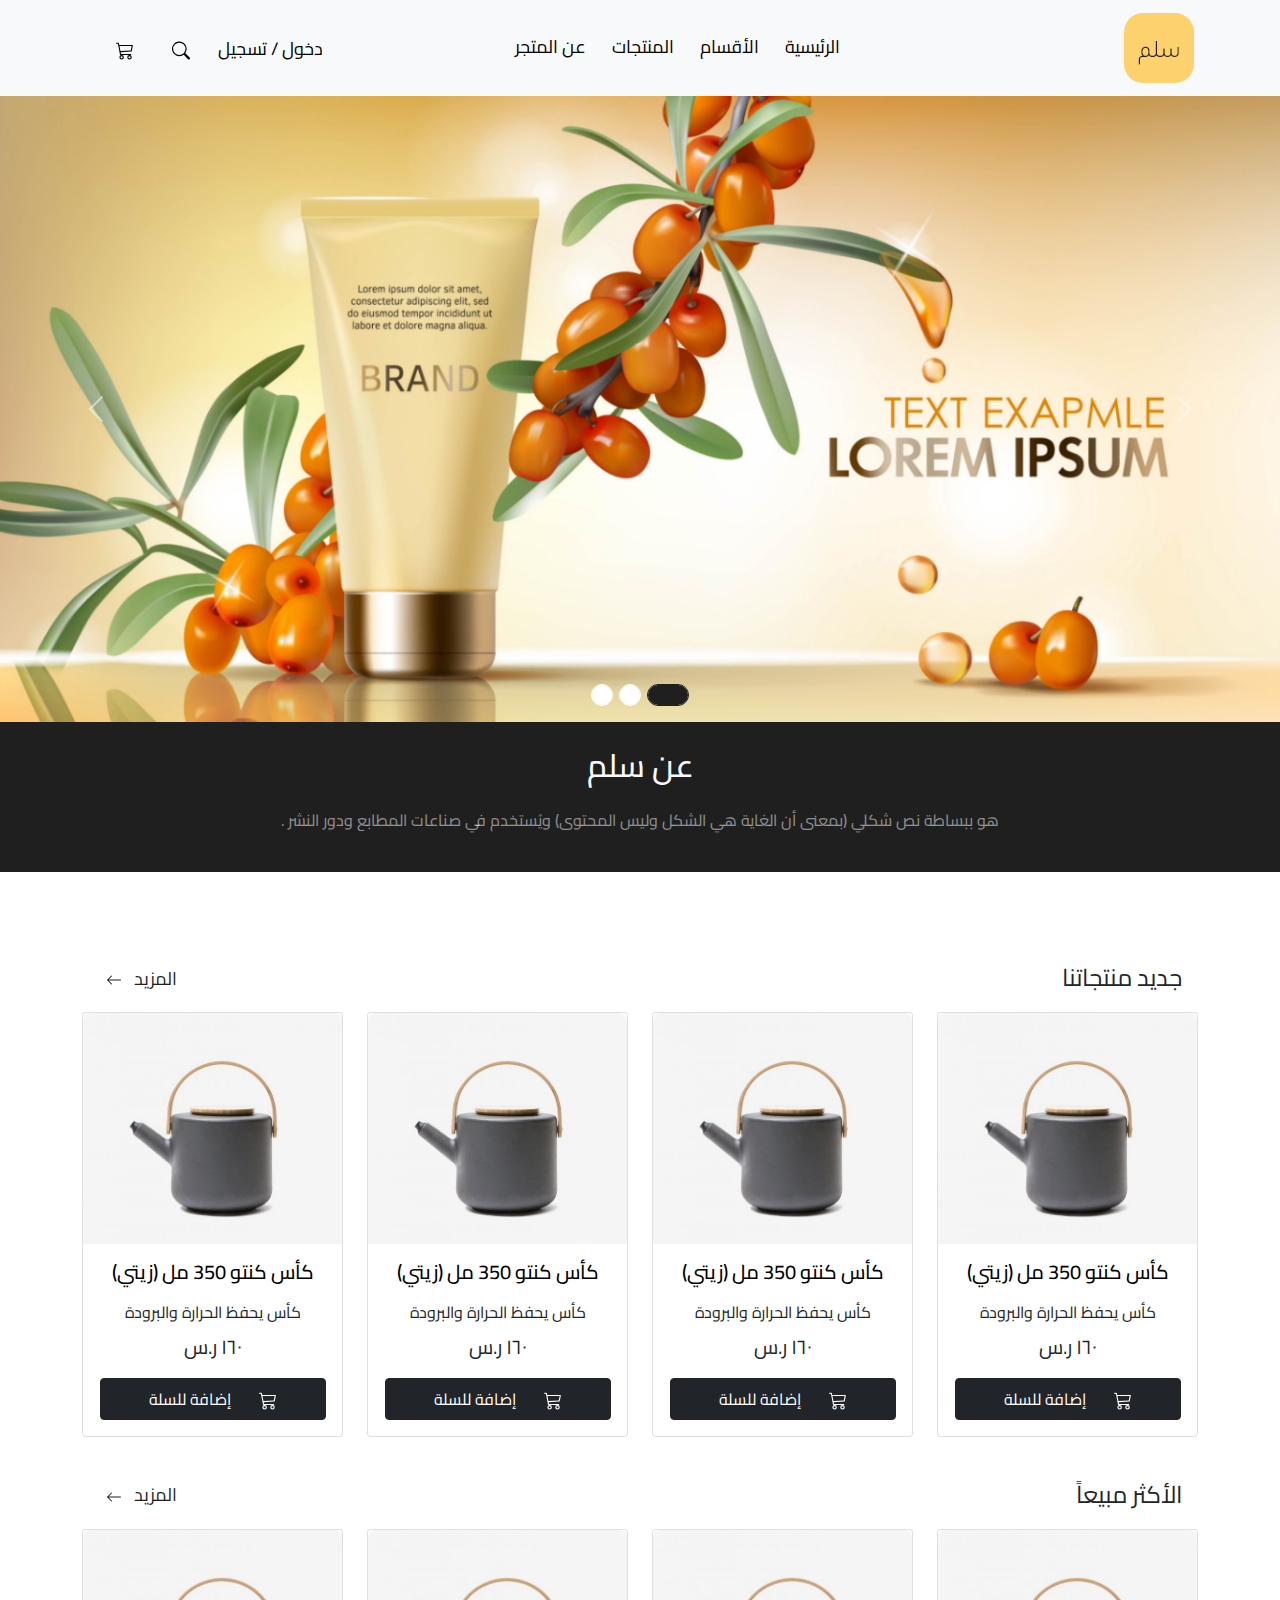
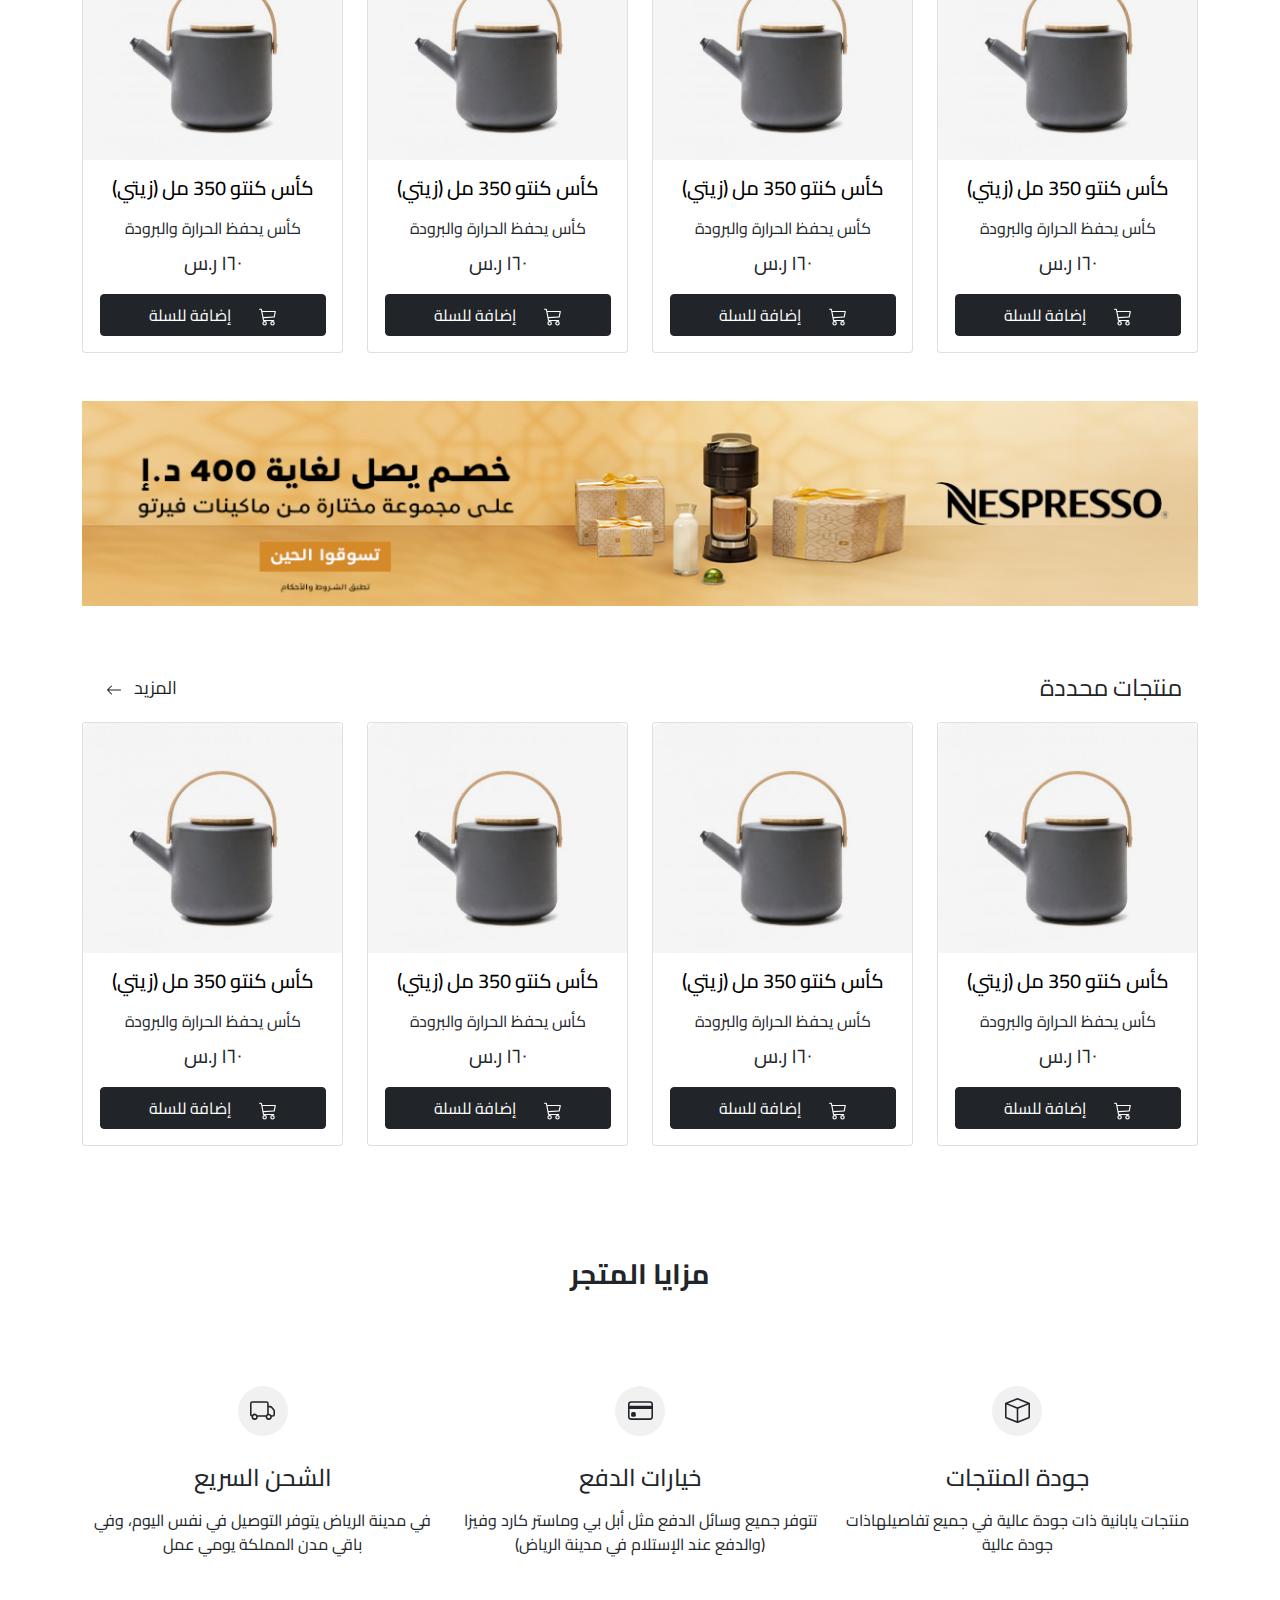
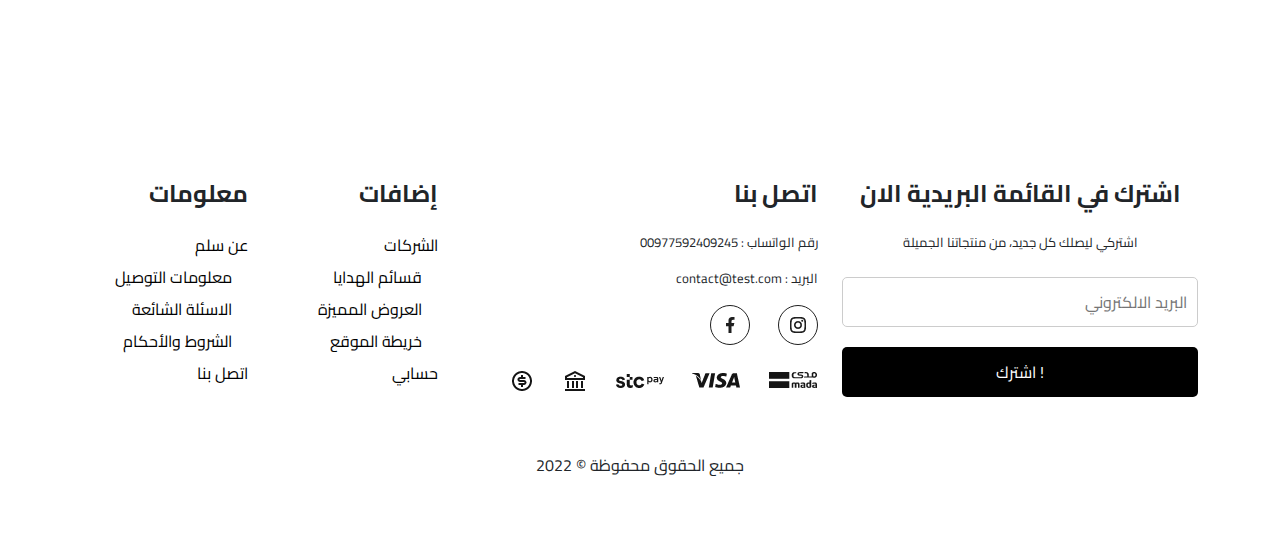
<file: index.html>
<!DOCTYPE html>
<html lang="ar" dir="rtl">
  <head>
    <meta charset="UTF-8" />
    <meta name="viewport" content="width=device-width, initial-scale=1.0" />
    <link rel="shortcut icon" href="./favicon.ico" type="image/x-icon" />
    <title>سلم</title>
    <link rel="preconnect" href="https://fonts.googleapis.com" />
    <link rel="preconnect" href="https://fonts.gstatic.com" crossorigin />
    <link
      href="https://fonts.googleapis.com/css2?family=Cairo:wght@200;300;400;500;600&family=Roboto:ital,wght@0,400;0,500;1,300;1,400;1,500&display=swap"
      rel="stylesheet"
    />
    <link rel="stylesheet" href="./css/bootstrap.rtl.min.css" />
    <link rel="stylesheet" href="./css/Home.css" />
  </head>
  <body>
    <!-- Start nav bar  -->
    <nav
      class="navbar navbar-expand-lg bg-light sticky-top sm-7-dark lg-bg-light"
    >
      <div class="container px-1 px-sm-3">
        <a class="navbar-brand me-0" href="./index.html">
          <img src="./assets/logo.png" alt="logo" />
        </a>

        <!-- mobil Search input -->
        <!-- <input placeholder="ابحث هنا" class="d-lg-none" /> -->
        <div class="position-relative">
          <button id="resSerarch" class="d-lg-none btn me-3">
            <svg
              xmlns="http://www.w3.org/2000/svg"
              width="18"
              height="19"
              fill="#000"
              class="bi bi-search"
              viewBox="0 0 16 16"
            >
              <path
                d="M11.742 10.344a6.5 6.5 0 1 0-1.397 1.398h-.001c.03.04.062.078.098.115l3.85 3.85a1 1 0 0 0 1.415-1.414l-3.85-3.85a1.007 1.007 0 0 0-.115-.1zM12 6.5a5.5 5.5 0 1 1-11 0 5.5 5.5 0 0 1 11 0z"
              />
            </svg>
          </button>
          <div id="smSearch" class="SearchForm d-lg-none">
            <input />
            <button>بحث</button>
          </div>
          <button
            class="navbar-toggler"
            type="button"
            data-bs-toggle="collapse"
            data-bs-target="#navbarSupportedContent"
            aria-controls="navbarSupportedContent"
            aria-expanded="false"
            aria-label="Toggle navigation"
          >
            <svg
              xmlns="http://www.w3.org/2000/svg"
              width="30"
              height="30"
              fill="currentColor"
              class="bi bi-list"
              viewBox="0 0 16 16"
            >
              <path
                fill-rule="evenodd"
                d="M2.5 12a.5.5 0 0 1 .5-.5h10a.5.5 0 0 1 0 1H3a.5.5 0 0 1-.5-.5zm0-4a.5.5 0 0 1 .5-.5h10a.5.5 0 0 1 0 1H3a.5.5 0 0 1-.5-.5zm0-4a.5.5 0 0 1 .5-.5h10a.5.5 0 0 1 0 1H3a.5.5 0 0 1-.5-.5z"
              />
            </svg>
          </button>
        </div>

        <div class="collapse navbar-collapse" id="navbarSupportedContent">
          <div
            class="container col-lg-9 me-0 d-flex justify-content-between bg-light"
          >
            <ul class="navbar-nav ms-lg-0 ms-sm-auto mb-2 mb-lg-0">
              <li class="nav-item">
                <a
                  class="nav-link active"
                  aria-current="page"
                  href="./index.html"
                  >الرئيسية</a
                >
              </li>
              <li class="nav-item">
                <a class="nav-link" href="#">الأقسام</a>
              </li>
              <li class="nav-item">
                <a class="nav-link" href="./products.html">المنتجات</a>
              </li>
              <li class="nav-item">
                <a class="nav-link" href="#">عن المتجر</a>
              </li>
              <li class="nav-item d-lg-none">
                <a class="nav-link" href="./auth.html">دخول / تسجيل</a>
              </li>
              <li class="nav-item d-lg-none">
                <a class="nav-link" href="./cart.html">عربة التسوق</a>
              </li>
            </ul>
            <div class="navLeft d-none d-lg-flex align-items-center">
              <a class="nav-link p-0 me-2" href="./auth.html">دخول / تسجيل</a>
              <div class="iconContainer">
                <button id="lgSearchbtn" class="openSearch">
                  <svg
                    xmlns="http://www.w3.org/2000/svg"
                    width="18"
                    height="19"
                    fill="#000"
                    class="bi bi-search"
                    viewBox="0 0 16 16"
                  >
                    <path
                      d="M11.742 10.344a6.5 6.5 0 1 0-1.397 1.398h-.001c.03.04.062.078.098.115l3.85 3.85a1 1 0 0 0 1.415-1.414l-3.85-3.85a1.007 1.007 0 0 0-.115-.1zM12 6.5a5.5 5.5 0 1 1-11 0 5.5 5.5 0 0 1 11 0z"
                    />
                  </svg>
                </button>
                <!-- Search form -->
                <div id="lgSearch" class="SearchForm">
                  <input />
                  <button>بحث</button>
                </div>
              </div>
              <div class="iconContainer ms-2 me-2">
                <button class="openCart">
                  <svg
                    xmlns="http://www.w3.org/2000/svg"
                    width="18"
                    height="19"
                    fill="#000"
                    class="bi bi-cart3"
                    viewBox="0 0 16 16"
                  >
                    <path
                      d="M0 1.5A.5.5 0 0 1 .5 1H2a.5.5 0 0 1 .485.379L2.89 3H14.5a.5.5 0 0 1 .49.598l-1 5a.5.5 0 0 1-.465.401l-9.397.472L4.415 11H13a.5.5 0 0 1 0 1H4a.5.5 0 0 1-.491-.408L2.01 3.607 1.61 2H.5a.5.5 0 0 1-.5-.5zM3.102 4l.84 4.479 9.144-.459L13.89 4H3.102zM5 12a2 2 0 1 0 0 4 2 2 0 0 0 0-4zm7 0a2 2 0 1 0 0 4 2 2 0 0 0 0-4zm-7 1a1 1 0 1 1 0 2 1 1 0 0 1 0-2zm7 0a1 1 0 1 1 0 2 1 1 0 0 1 0-2z"
                    />
                  </svg>
                </button>

                <!-- the card menu -->
                <ul class="cartmenu">
                  <li>
                    <img
                      class="img-fluid"
                      src="./assets/cartProduct.png"
                      alt="carProduct"
                    />
                    <a href="./product.html"> <p>كأس كنتو 350 مل (زيتي)</p> </a>
                    <button>
                      <svg
                        xmlns="http://www.w3.org/2000/svg"
                        width="20"
                        height="20"
                        fill="currentColor"
                        class="bi bi-x-circle"
                        viewBox="0 0 16 16"
                      >
                        <path
                          d="M8 15A7 7 0 1 1 8 1a7 7 0 0 1 0 14zm0 1A8 8 0 1 0 8 0a8 8 0 0 0 0 16z"
                        />
                        <path
                          d="M4.646 4.646a.5.5 0 0 1 .708 0L8 7.293l2.646-2.647a.5.5 0 0 1 .708.708L8.707 8l2.647 2.646a.5.5 0 0 1-.708.708L8 8.707l-2.646 2.647a.5.5 0 0 1-.708-.708L7.293 8 4.646 5.354a.5.5 0 0 1 0-.708z"
                        />
                      </svg>
                    </button>
                  </li>
                  <li>
                    <img
                      class="img-fluid"
                      src="./assets/cartProduct.png"
                      alt="carProduct"
                    />
                    <a href="./product.html"> <p>كأس كنتو 350 مل (زيتي)</p> </a>
                    <button>
                      <svg
                        xmlns="http://www.w3.org/2000/svg"
                        width="20"
                        height="20"
                        fill="currentColor"
                        class="bi bi-x-circle"
                        viewBox="0 0 16 16"
                      >
                        <path
                          d="M8 15A7 7 0 1 1 8 1a7 7 0 0 1 0 14zm0 1A8 8 0 1 0 8 0a8 8 0 0 0 0 16z"
                        />
                        <path
                          d="M4.646 4.646a.5.5 0 0 1 .708 0L8 7.293l2.646-2.647a.5.5 0 0 1 .708.708L8.707 8l2.647 2.646a.5.5 0 0 1-.708.708L8 8.707l-2.646 2.647a.5.5 0 0 1-.708-.708L7.293 8 4.646 5.354a.5.5 0 0 1 0-.708z"
                        />
                      </svg>
                    </button>
                  </li>
                  <li>
                    <img
                      class="img-fluid"
                      src="./assets/cartProduct.png"
                      alt="carProduct"
                    />
                    <a href="./product.html"> <p>كأس كنتو 350 مل (زيتي)</p> </a>
                    <button>
                      <svg
                        xmlns="http://www.w3.org/2000/svg"
                        width="20"
                        height="20"
                        fill="currentColor"
                        class="bi bi-x-circle"
                        viewBox="0 0 16 16"
                      >
                        <path
                          d="M8 15A7 7 0 1 1 8 1a7 7 0 0 1 0 14zm0 1A8 8 0 1 0 8 0a8 8 0 0 0 0 16z"
                        />
                        <path
                          d="M4.646 4.646a.5.5 0 0 1 .708 0L8 7.293l2.646-2.647a.5.5 0 0 1 .708.708L8.707 8l2.647 2.646a.5.5 0 0 1-.708.708L8 8.707l-2.646 2.647a.5.5 0 0 1-.708-.708L7.293 8 4.646 5.354a.5.5 0 0 1 0-.708z"
                        />
                      </svg>
                    </button>
                  </li>
                  <li>
                    <img
                      class="img-fluid"
                      src="./assets/cartProduct.png"
                      alt="carProduct"
                    />
                    <a href="./product.html"> <p>كأس كنتو 350 مل (زيتي)</p> </a>
                    <button>
                      <svg
                        xmlns="http://www.w3.org/2000/svg"
                        width="20"
                        height="20"
                        fill="currentColor"
                        class="bi bi-x-circle"
                        viewBox="0 0 16 16"
                      >
                        <path
                          d="M8 15A7 7 0 1 1 8 1a7 7 0 0 1 0 14zm0 1A8 8 0 1 0 8 0a8 8 0 0 0 0 16z"
                        />
                        <path
                          d="M4.646 4.646a.5.5 0 0 1 .708 0L8 7.293l2.646-2.647a.5.5 0 0 1 .708.708L8.707 8l2.647 2.646a.5.5 0 0 1-.708.708L8 8.707l-2.646 2.647a.5.5 0 0 1-.708-.708L7.293 8 4.646 5.354a.5.5 0 0 1 0-.708z"
                        />
                      </svg>
                    </button>
                  </li>
                  <div class="list-buttons">
                    <button class="close">اغلاق</button>
                    <a href="./cart.html" class="gotocart">عربة التسوق</a>
                  </div>
                </ul>
              </div>
              <!-- model to close the SearchForm and cartmenu -->
            </div>
          </div>
        </div>
        <div class="modelclose"></div>
      </div>
    </nav>
    <!-- End nav bar  -->

    <!-- To up button -->
    <button id="up">
      <svg
        xmlns="http://www.w3.org/2000/svg"
        width="25"
        height="25"
        fill="currentColor"
        class="bi bi-chevron-double-up"
        viewBox="0 0 16 16"
      >
        <path
          fill-rule="evenodd"
          d="M7.646 2.646a.5.5 0 0 1 .708 0l6 6a.5.5 0 0 1-.708.708L8 3.707 2.354 9.354a.5.5 0 1 1-.708-.708l6-6z"
        />
        <path
          fill-rule="evenodd"
          d="M7.646 6.646a.5.5 0 0 1 .708 0l6 6a.5.5 0 0 1-.708.708L8 7.707l-5.646 5.647a.5.5 0 0 1-.708-.708l6-6z"
        />
      </svg>
    </button>
    <!-- Start landing  -->
    <div class="landing">
      <div
        id="carouselExampleIndicators"
        class="carousel slide"
        data-bs-ride="carousel"
      >
        <div class="carousel-indicators">
          <button
            type="button"
            data-bs-target="#carouselExampleIndicators"
            data-bs-slide-to="2"
            class="active"
            aria-current="true"
            aria-label="Slide 1"
          ></button>
          <button
            type="button"
            data-bs-target="#carouselExampleIndicators"
            data-bs-slide-to="1"
            aria-label="Slide 2"
          ></button>
          <button
            type="button"
            data-bs-target="#carouselExampleIndicators"
            data-bs-slide-to="0"
            aria-label="Slide 3"
          ></button>
        </div>
        <div class="carousel-inner">
          <div class="carousel-item active">
            <img
              src="./assets/slider1.png"
              class="d-block w-100"
              alt="slider1"
            />
          </div>
          <div class="carousel-item">
            <img
              src="./assets/slider1.png"
              class="d-block w-100"
              alt="slider2"
            />
          </div>
          <div class="carousel-item">
            <img
              src="./assets/slider1.png"
              class="d-block w-100"
              alt="slider3"
            />
          </div>
        </div>
        <button
          class="carousel-control-prev"
          type="button"
          data-bs-target="#carouselExampleIndicators"
          data-bs-slide="next"
        >
          <span class="carousel-control-prev-icon" aria-hidden="true"></span>
          <span class="visually-hidden">Previous</span>
        </button>
        <button
          class="carousel-control-next"
          type="button"
          data-bs-target="#carouselExampleIndicators"
          data-bs-slide="prev"
        >
          <span class="carousel-control-next-icon" aria-hidden="true"></span>
          <span class="visually-hidden">Next</span>
        </button>
      </div>
      <div class="description container-fluid text-center p-4">
        <h2 class="text-light mb-4">عن سلم</h2>
        <p class="text-white-50">
          هو ببساطة نص شكلي (بمعنى أن الغاية هي الشكل وليس المحتوى) ويُستخدم في
          صناعات المطابع ودور النشر .
        </p>
      </div>
    </div>

    <!-- Start the main section  -->
    <main class="pt-5 pb-5">
      <!-- the new group of product -->
      <div class="new container my-4">
        <div class="d-flex justify-content-between p-3 align-items-center">
          <p class="fs-4 m-0">جديد منتجاتنا</p>
          <a class="more-Link" href=""
            >المزيد
            <svg
              xmlns="http://www.w3.org/2000/svg"
              width="16"
              height="16"
              fill="currentColor"
              class="bi bi-arrow-left mx-2"
              viewBox="0 0 16 16"
            >
              <path
                fill-rule="evenodd"
                d="M15 8a.5.5 0 0 0-.5-.5H2.707l3.147-3.146a.5.5 0 1 0-.708-.708l-4 4a.5.5 0 0 0 0 .708l4 4a.5.5 0 0 0 .708-.708L2.707 8.5H14.5A.5.5 0 0 0 15 8z"
              />
            </svg>
          </a>
        </div>
        <div class="row row-cols-1 row-cols-md-2 row-cols-lg-4 g-4">
          <div class="col text-center">
            <div class="card">
              <a href="./product.html">
                <img
                  class="card-img-top"
                  src="./assets/product.png"
                  alt="product"
                />
              </a>
              <div class="card-body">
                <a href="./product.html">
                  <h5 class="card-title mb-3">كأس كنتو 350 مل (زيتي)</h5>
                </a>
                <p class="card-text mb-2">كأس يحفظ الحرارة والبرودة</p>
                <p class="card-text fs-5">١٦٠ ر.س</p>
                <button type="button" class="btn btn-dark px-5 py-2">
                  <svg
                    xmlns="http://www.w3.org/2000/svg"
                    width="18"
                    height="19"
                    fill="currentColor"
                    class="bi bi-cart3 me-4"
                    viewBox="0 0 16 16"
                  >
                    <path
                      d="M0 1.5A.5.5 0 0 1 .5 1H2a.5.5 0 0 1 .485.379L2.89 3H14.5a.5.5 0 0 1 .49.598l-1 5a.5.5 0 0 1-.465.401l-9.397.472L4.415 11H13a.5.5 0 0 1 0 1H4a.5.5 0 0 1-.491-.408L2.01 3.607 1.61 2H.5a.5.5 0 0 1-.5-.5zM3.102 4l.84 4.479 9.144-.459L13.89 4H3.102zM5 12a2 2 0 1 0 0 4 2 2 0 0 0 0-4zm7 0a2 2 0 1 0 0 4 2 2 0 0 0 0-4zm-7 1a1 1 0 1 1 0 2 1 1 0 0 1 0-2zm7 0a1 1 0 1 1 0 2 1 1 0 0 1 0-2z"
                    />
                  </svg>
                  إضافة للسلة
                </button>
              </div>
            </div>
          </div>
          <div class="col text-center">
            <div class="card">
              <a href="./product.html">
                <img
                  class="card-img-top"
                  src="./assets/product.png"
                  alt="product"
                />
              </a>
              <div class="card-body">
                <a href="./product.html">
                  <h5 class="card-title mb-3">كأس كنتو 350 مل (زيتي)</h5>
                </a>
                <p class="card-text mb-2">كأس يحفظ الحرارة والبرودة</p>
                <p class="card-text fs-5">١٦٠ ر.س</p>
                <button type="button" class="btn btn-dark px-5 py-2">
                  <svg
                    xmlns="http://www.w3.org/2000/svg"
                    width="18"
                    height="19"
                    fill="currentColor"
                    class="bi bi-cart3 me-4"
                    viewBox="0 0 16 16"
                  >
                    <path
                      d="M0 1.5A.5.5 0 0 1 .5 1H2a.5.5 0 0 1 .485.379L2.89 3H14.5a.5.5 0 0 1 .49.598l-1 5a.5.5 0 0 1-.465.401l-9.397.472L4.415 11H13a.5.5 0 0 1 0 1H4a.5.5 0 0 1-.491-.408L2.01 3.607 1.61 2H.5a.5.5 0 0 1-.5-.5zM3.102 4l.84 4.479 9.144-.459L13.89 4H3.102zM5 12a2 2 0 1 0 0 4 2 2 0 0 0 0-4zm7 0a2 2 0 1 0 0 4 2 2 0 0 0 0-4zm-7 1a1 1 0 1 1 0 2 1 1 0 0 1 0-2zm7 0a1 1 0 1 1 0 2 1 1 0 0 1 0-2z"
                    />
                  </svg>
                  إضافة للسلة
                </button>
              </div>
            </div>
          </div>
          <div class="col text-center">
            <div class="card">
              <a href="./product.html">
                <img
                  class="card-img-top"
                  src="./assets/product.png"
                  alt="product"
                />
              </a>
              <div class="card-body">
                <a href="./product.html">
                  <h5 class="card-title mb-3">كأس كنتو 350 مل (زيتي)</h5>
                </a>
                <p class="card-text mb-2">كأس يحفظ الحرارة والبرودة</p>
                <p class="card-text fs-5">١٦٠ ر.س</p>
                <button type="button" class="btn btn-dark px-5 py-2">
                  <svg
                    xmlns="http://www.w3.org/2000/svg"
                    width="18"
                    height="19"
                    fill="currentColor"
                    class="bi bi-cart3 me-4"
                    viewBox="0 0 16 16"
                  >
                    <path
                      d="M0 1.5A.5.5 0 0 1 .5 1H2a.5.5 0 0 1 .485.379L2.89 3H14.5a.5.5 0 0 1 .49.598l-1 5a.5.5 0 0 1-.465.401l-9.397.472L4.415 11H13a.5.5 0 0 1 0 1H4a.5.5 0 0 1-.491-.408L2.01 3.607 1.61 2H.5a.5.5 0 0 1-.5-.5zM3.102 4l.84 4.479 9.144-.459L13.89 4H3.102zM5 12a2 2 0 1 0 0 4 2 2 0 0 0 0-4zm7 0a2 2 0 1 0 0 4 2 2 0 0 0 0-4zm-7 1a1 1 0 1 1 0 2 1 1 0 0 1 0-2zm7 0a1 1 0 1 1 0 2 1 1 0 0 1 0-2z"
                    />
                  </svg>
                  إضافة للسلة
                </button>
              </div>
            </div>
          </div>
          <div class="col text-center">
            <div class="card">
              <a href="./product.html">
                <img
                  class="card-img-top"
                  src="./assets/product.png"
                  alt="product"
                />
              </a>
              <div class="card-body">
                <a href="./product.html">
                  <h5 class="card-title mb-3">كأس كنتو 350 مل (زيتي)</h5>
                </a>
                <p class="card-text mb-2">كأس يحفظ الحرارة والبرودة</p>
                <p class="card-text fs-5">١٦٠ ر.س</p>
                <button type="button" class="btn btn-dark px-5 py-2">
                  <svg
                    xmlns="http://www.w3.org/2000/svg"
                    width="18"
                    height="19"
                    fill="currentColor"
                    class="bi bi-cart3 me-4"
                    viewBox="0 0 16 16"
                  >
                    <path
                      d="M0 1.5A.5.5 0 0 1 .5 1H2a.5.5 0 0 1 .485.379L2.89 3H14.5a.5.5 0 0 1 .49.598l-1 5a.5.5 0 0 1-.465.401l-9.397.472L4.415 11H13a.5.5 0 0 1 0 1H4a.5.5 0 0 1-.491-.408L2.01 3.607 1.61 2H.5a.5.5 0 0 1-.5-.5zM3.102 4l.84 4.479 9.144-.459L13.89 4H3.102zM5 12a2 2 0 1 0 0 4 2 2 0 0 0 0-4zm7 0a2 2 0 1 0 0 4 2 2 0 0 0 0-4zm-7 1a1 1 0 1 1 0 2 1 1 0 0 1 0-2zm7 0a1 1 0 1 1 0 2 1 1 0 0 1 0-2z"
                    />
                  </svg>
                  إضافة للسلة
                </button>
              </div>
            </div>
          </div>
        </div>
      </div>

      <div class="bestseller container my-4">
        <div class="d-flex justify-content-between p-3 align-items-center">
          <p class="fs-4 m-0">الأكثر مبيعاً</p>
          <a class="more-Link" href=""
            >المزيد
            <svg
              xmlns="http://www.w3.org/2000/svg"
              width="16"
              height="16"
              fill="currentColor"
              class="bi bi-arrow-left mx-2"
              viewBox="0 0 16 16"
            >
              <path
                fill-rule="evenodd"
                d="M15 8a.5.5 0 0 0-.5-.5H2.707l3.147-3.146a.5.5 0 1 0-.708-.708l-4 4a.5.5 0 0 0 0 .708l4 4a.5.5 0 0 0 .708-.708L2.707 8.5H14.5A.5.5 0 0 0 15 8z"
              />
            </svg>
          </a>
        </div>
        <div class="row row-cols-1 row-cols-md-2 row-cols-lg-4 g-4">
          <div class="col text-center">
            <div class="card">
              <a href="./product.html">
                <img
                  class="card-img-top"
                  src="./assets/product.png"
                  alt="product"
                />
              </a>
              <div class="card-body">
                <a href="./product.html">
                  <h5 class="card-title mb-3">كأس كنتو 350 مل (زيتي)</h5>
                </a>
                <p class="card-text mb-2">كأس يحفظ الحرارة والبرودة</p>
                <p class="card-text fs-5">١٦٠ ر.س</p>
                <button type="button" class="btn btn-dark px-5 py-2">
                  <svg
                    xmlns="http://www.w3.org/2000/svg"
                    width="18"
                    height="19"
                    fill="currentColor"
                    class="bi bi-cart3 me-4"
                    viewBox="0 0 16 16"
                  >
                    <path
                      d="M0 1.5A.5.5 0 0 1 .5 1H2a.5.5 0 0 1 .485.379L2.89 3H14.5a.5.5 0 0 1 .49.598l-1 5a.5.5 0 0 1-.465.401l-9.397.472L4.415 11H13a.5.5 0 0 1 0 1H4a.5.5 0 0 1-.491-.408L2.01 3.607 1.61 2H.5a.5.5 0 0 1-.5-.5zM3.102 4l.84 4.479 9.144-.459L13.89 4H3.102zM5 12a2 2 0 1 0 0 4 2 2 0 0 0 0-4zm7 0a2 2 0 1 0 0 4 2 2 0 0 0 0-4zm-7 1a1 1 0 1 1 0 2 1 1 0 0 1 0-2zm7 0a1 1 0 1 1 0 2 1 1 0 0 1 0-2z"
                    />
                  </svg>
                  إضافة للسلة
                </button>
              </div>
            </div>
          </div>
          <div class="col text-center">
            <div class="card">
              <a href="./product.html">
                <img
                  class="card-img-top"
                  src="./assets/product.png"
                  alt="product"
                />
              </a>
              <div class="card-body">
                <a href="./product.html">
                  <h5 class="card-title mb-3">كأس كنتو 350 مل (زيتي)</h5>
                </a>
                <p class="card-text mb-2">كأس يحفظ الحرارة والبرودة</p>
                <p class="card-text fs-5">١٦٠ ر.س</p>
                <button type="button" class="btn btn-dark px-5 py-2">
                  <svg
                    xmlns="http://www.w3.org/2000/svg"
                    width="18"
                    height="19"
                    fill="currentColor"
                    class="bi bi-cart3 me-4"
                    viewBox="0 0 16 16"
                  >
                    <path
                      d="M0 1.5A.5.5 0 0 1 .5 1H2a.5.5 0 0 1 .485.379L2.89 3H14.5a.5.5 0 0 1 .49.598l-1 5a.5.5 0 0 1-.465.401l-9.397.472L4.415 11H13a.5.5 0 0 1 0 1H4a.5.5 0 0 1-.491-.408L2.01 3.607 1.61 2H.5a.5.5 0 0 1-.5-.5zM3.102 4l.84 4.479 9.144-.459L13.89 4H3.102zM5 12a2 2 0 1 0 0 4 2 2 0 0 0 0-4zm7 0a2 2 0 1 0 0 4 2 2 0 0 0 0-4zm-7 1a1 1 0 1 1 0 2 1 1 0 0 1 0-2zm7 0a1 1 0 1 1 0 2 1 1 0 0 1 0-2z"
                    />
                  </svg>
                  إضافة للسلة
                </button>
              </div>
            </div>
          </div>
          <div class="col text-center">
            <div class="card">
              <a href="./product.html">
                <img
                  class="card-img-top"
                  src="./assets/product.png"
                  alt="product"
                />
              </a>
              <div class="card-body">
                <a href="./product.html">
                  <h5 class="card-title mb-3">كأس كنتو 350 مل (زيتي)</h5>
                </a>
                <p class="card-text mb-2">كأس يحفظ الحرارة والبرودة</p>
                <p class="card-text fs-5">١٦٠ ر.س</p>
                <button type="button" class="btn btn-dark px-5 py-2">
                  <svg
                    xmlns="http://www.w3.org/2000/svg"
                    width="18"
                    height="19"
                    fill="currentColor"
                    class="bi bi-cart3 me-4"
                    viewBox="0 0 16 16"
                  >
                    <path
                      d="M0 1.5A.5.5 0 0 1 .5 1H2a.5.5 0 0 1 .485.379L2.89 3H14.5a.5.5 0 0 1 .49.598l-1 5a.5.5 0 0 1-.465.401l-9.397.472L4.415 11H13a.5.5 0 0 1 0 1H4a.5.5 0 0 1-.491-.408L2.01 3.607 1.61 2H.5a.5.5 0 0 1-.5-.5zM3.102 4l.84 4.479 9.144-.459L13.89 4H3.102zM5 12a2 2 0 1 0 0 4 2 2 0 0 0 0-4zm7 0a2 2 0 1 0 0 4 2 2 0 0 0 0-4zm-7 1a1 1 0 1 1 0 2 1 1 0 0 1 0-2zm7 0a1 1 0 1 1 0 2 1 1 0 0 1 0-2z"
                    />
                  </svg>
                  إضافة للسلة
                </button>
              </div>
            </div>
          </div>
          <div class="col text-center">
            <div class="card">
              <a href="./product.html">
                <img
                  class="card-img-top"
                  src="./assets/product.png"
                  alt="product"
                />
              </a>
              <div class="card-body">
                <a href="./product.html">
                  <h5 class="card-title mb-3">كأس كنتو 350 مل (زيتي)</h5>
                </a>
                <p class="card-text mb-2">كأس يحفظ الحرارة والبرودة</p>
                <p class="card-text fs-5">١٦٠ ر.س</p>
                <button type="button" class="btn btn-dark px-5 py-2">
                  <svg
                    xmlns="http://www.w3.org/2000/svg"
                    width="18"
                    height="19"
                    fill="currentColor"
                    class="bi bi-cart3 me-4"
                    viewBox="0 0 16 16"
                  >
                    <path
                      d="M0 1.5A.5.5 0 0 1 .5 1H2a.5.5 0 0 1 .485.379L2.89 3H14.5a.5.5 0 0 1 .49.598l-1 5a.5.5 0 0 1-.465.401l-9.397.472L4.415 11H13a.5.5 0 0 1 0 1H4a.5.5 0 0 1-.491-.408L2.01 3.607 1.61 2H.5a.5.5 0 0 1-.5-.5zM3.102 4l.84 4.479 9.144-.459L13.89 4H3.102zM5 12a2 2 0 1 0 0 4 2 2 0 0 0 0-4zm7 0a2 2 0 1 0 0 4 2 2 0 0 0 0-4zm-7 1a1 1 0 1 1 0 2 1 1 0 0 1 0-2zm7 0a1 1 0 1 1 0 2 1 1 0 0 1 0-2z"
                    />
                  </svg>
                  إضافة للسلة
                </button>
              </div>
            </div>
          </div>
        </div>
      </div>

      <!-- Start the advertising products -->
      <div class="ad container my-5 text-center">
        <img
          class="img-fluid"
          src="./assets/advertising.png"
          alt="advertising"
        />
      </div>

      <!-- Start the choosen products -->
      <div class="choosen container my-5">
        <div class="d-flex justify-content-between p-3 align-items-center">
          <p class="fs-4 m-0">منتجات محددة</p>
          <a class="more-Link" href=""
            >المزيد
            <svg
              xmlns="http://www.w3.org/2000/svg"
              width="16"
              height="16"
              fill="currentColor"
              class="bi bi-arrow-left mx-2"
              viewBox="0 0 16 16"
            >
              <path
                fill-rule="evenodd"
                d="M15 8a.5.5 0 0 0-.5-.5H2.707l3.147-3.146a.5.5 0 1 0-.708-.708l-4 4a.5.5 0 0 0 0 .708l4 4a.5.5 0 0 0 .708-.708L2.707 8.5H14.5A.5.5 0 0 0 15 8z"
              />
            </svg>
          </a>
        </div>
        <div class="row row-cols-1 row-cols-md-2 row-cols-lg-4 g-4">
          <div class="col text-center">
            <div class="card">
              <a href="./product.html">
                <img
                  class="card-img-top"
                  src="./assets/product.png"
                  alt="product"
                />
              </a>
              <div class="card-body">
                <a href="./product.html">
                  <h5 class="card-title mb-3">كأس كنتو 350 مل (زيتي)</h5>
                </a>
                <p class="card-text mb-2">كأس يحفظ الحرارة والبرودة</p>
                <p class="card-text fs-5">١٦٠ ر.س</p>
                <button type="button" class="btn btn-dark px-5 py-2">
                  <svg
                    xmlns="http://www.w3.org/2000/svg"
                    width="18"
                    height="19"
                    fill="currentColor"
                    class="bi bi-cart3 me-4"
                    viewBox="0 0 16 16"
                  >
                    <path
                      d="M0 1.5A.5.5 0 0 1 .5 1H2a.5.5 0 0 1 .485.379L2.89 3H14.5a.5.5 0 0 1 .49.598l-1 5a.5.5 0 0 1-.465.401l-9.397.472L4.415 11H13a.5.5 0 0 1 0 1H4a.5.5 0 0 1-.491-.408L2.01 3.607 1.61 2H.5a.5.5 0 0 1-.5-.5zM3.102 4l.84 4.479 9.144-.459L13.89 4H3.102zM5 12a2 2 0 1 0 0 4 2 2 0 0 0 0-4zm7 0a2 2 0 1 0 0 4 2 2 0 0 0 0-4zm-7 1a1 1 0 1 1 0 2 1 1 0 0 1 0-2zm7 0a1 1 0 1 1 0 2 1 1 0 0 1 0-2z"
                    />
                  </svg>
                  إضافة للسلة
                </button>
              </div>
            </div>
          </div>
          <div class="col text-center">
            <div class="card">
              <a href="./product.html">
                <img
                  class="card-img-top"
                  src="./assets/product.png"
                  alt="product"
                />
              </a>
              <div class="card-body">
                <a href="./product.html">
                  <h5 class="card-title mb-3">كأس كنتو 350 مل (زيتي)</h5>
                </a>
                <p class="card-text mb-2">كأس يحفظ الحرارة والبرودة</p>
                <p class="card-text fs-5">١٦٠ ر.س</p>
                <button type="button" class="btn btn-dark px-5 py-2">
                  <svg
                    xmlns="http://www.w3.org/2000/svg"
                    width="18"
                    height="19"
                    fill="currentColor"
                    class="bi bi-cart3 me-4"
                    viewBox="0 0 16 16"
                  >
                    <path
                      d="M0 1.5A.5.5 0 0 1 .5 1H2a.5.5 0 0 1 .485.379L2.89 3H14.5a.5.5 0 0 1 .49.598l-1 5a.5.5 0 0 1-.465.401l-9.397.472L4.415 11H13a.5.5 0 0 1 0 1H4a.5.5 0 0 1-.491-.408L2.01 3.607 1.61 2H.5a.5.5 0 0 1-.5-.5zM3.102 4l.84 4.479 9.144-.459L13.89 4H3.102zM5 12a2 2 0 1 0 0 4 2 2 0 0 0 0-4zm7 0a2 2 0 1 0 0 4 2 2 0 0 0 0-4zm-7 1a1 1 0 1 1 0 2 1 1 0 0 1 0-2zm7 0a1 1 0 1 1 0 2 1 1 0 0 1 0-2z"
                    />
                  </svg>
                  إضافة للسلة
                </button>
              </div>
            </div>
          </div>
          <div class="col text-center">
            <div class="card">
              <a href="./product.html">
                <img
                  class="card-img-top"
                  src="./assets/product.png"
                  alt="product"
                />
              </a>
              <div class="card-body">
                <a href="./product.html">
                  <h5 class="card-title mb-3">كأس كنتو 350 مل (زيتي)</h5>
                </a>
                <p class="card-text mb-2">كأس يحفظ الحرارة والبرودة</p>
                <p class="card-text fs-5">١٦٠ ر.س</p>
                <button type="button" class="btn btn-dark px-5 py-2">
                  <svg
                    xmlns="http://www.w3.org/2000/svg"
                    width="18"
                    height="19"
                    fill="currentColor"
                    class="bi bi-cart3 me-4"
                    viewBox="0 0 16 16"
                  >
                    <path
                      d="M0 1.5A.5.5 0 0 1 .5 1H2a.5.5 0 0 1 .485.379L2.89 3H14.5a.5.5 0 0 1 .49.598l-1 5a.5.5 0 0 1-.465.401l-9.397.472L4.415 11H13a.5.5 0 0 1 0 1H4a.5.5 0 0 1-.491-.408L2.01 3.607 1.61 2H.5a.5.5 0 0 1-.5-.5zM3.102 4l.84 4.479 9.144-.459L13.89 4H3.102zM5 12a2 2 0 1 0 0 4 2 2 0 0 0 0-4zm7 0a2 2 0 1 0 0 4 2 2 0 0 0 0-4zm-7 1a1 1 0 1 1 0 2 1 1 0 0 1 0-2zm7 0a1 1 0 1 1 0 2 1 1 0 0 1 0-2z"
                    />
                  </svg>
                  إضافة للسلة
                </button>
              </div>
            </div>
          </div>
          <div class="col text-center">
            <div class="card">
              <a href="./product.html">
                <img
                  class="card-img-top"
                  src="./assets/product.png"
                  alt="product"
                />
              </a>
              <div class="card-body">
                <a href="./product.html">
                  <h5 class="card-title mb-3">كأس كنتو 350 مل (زيتي)</h5>
                </a>
                <p class="card-text mb-2">كأس يحفظ الحرارة والبرودة</p>
                <p class="card-text fs-5">١٦٠ ر.س</p>
                <button type="button" class="btn btn-dark px-5 py-2">
                  <svg
                    xmlns="http://www.w3.org/2000/svg"
                    width="18"
                    height="19"
                    fill="currentColor"
                    class="bi bi-cart3 me-4"
                    viewBox="0 0 16 16"
                  >
                    <path
                      d="M0 1.5A.5.5 0 0 1 .5 1H2a.5.5 0 0 1 .485.379L2.89 3H14.5a.5.5 0 0 1 .49.598l-1 5a.5.5 0 0 1-.465.401l-9.397.472L4.415 11H13a.5.5 0 0 1 0 1H4a.5.5 0 0 1-.491-.408L2.01 3.607 1.61 2H.5a.5.5 0 0 1-.5-.5zM3.102 4l.84 4.479 9.144-.459L13.89 4H3.102zM5 12a2 2 0 1 0 0 4 2 2 0 0 0 0-4zm7 0a2 2 0 1 0 0 4 2 2 0 0 0 0-4zm-7 1a1 1 0 1 1 0 2 1 1 0 0 1 0-2zm7 0a1 1 0 1 1 0 2 1 1 0 0 1 0-2z"
                    />
                  </svg>
                  إضافة للسلة
                </button>
              </div>
            </div>
          </div>
        </div>
      </div>

      <!-- Start the Features section -->
      <div class="Features text-center my-5">
        <div class="container p-3">
          <div class="my-5">
            <h3 class="fw-bold">مزايا المتجر</h3>
          </div>
          <div class="row my-5">
            <div class="col-md-6 col-lg-4 mt-5">
              <div class="fetIContainer">
                <svg
                  xmlns="http://www.w3.org/2000/svg"
                  width="25"
                  height="25"
                  fill="currentColor"
                  class="bi bi-box mb-4"
                  viewBox="0 0 16 16"
                >
                  <path
                    d="M8.186 1.113a.5.5 0 0 0-.372 0L1.846 3.5 8 5.961 14.154 3.5 8.186 1.113zM15 4.239l-6.5 2.6v7.922l6.5-2.6V4.24zM7.5 14.762V6.838L1 4.239v7.923l6.5 2.6zM7.443.184a1.5 1.5 0 0 1 1.114 0l7.129 2.852A.5.5 0 0 1 16 3.5v8.662a1 1 0 0 1-.629.928l-7.185 2.874a.5.5 0 0 1-.372 0L.63 13.09a1 1 0 0 1-.63-.928V3.5a.5.5 0 0 1 .314-.464L7.443.184z"
                  />
                </svg>
              </div>
              <h4 class="my-3">جودة المنتجات</h4>
              <p>
                منتجات يابانية ذات جودة عالية في جميع تفاصيلهاذات جودة عالية
              </p>
            </div>
            <div class="col-md-6 col-lg-4 mt-5">
              <div class="fetIContainer">
                <svg
                  xmlns="http://www.w3.org/2000/svg"
                  width="25"
                  height="25"
                  fill="currentColor"
                  class="bi bi-credit-card mb-4"
                  viewBox="0 0 16 16"
                >
                  <path
                    d="M0 4a2 2 0 0 1 2-2h12a2 2 0 0 1 2 2v8a2 2 0 0 1-2 2H2a2 2 0 0 1-2-2V4zm2-1a1 1 0 0 0-1 1v1h14V4a1 1 0 0 0-1-1H2zm13 4H1v5a1 1 0 0 0 1 1h12a1 1 0 0 0 1-1V7z"
                  />
                  <path
                    d="M2 10a1 1 0 0 1 1-1h1a1 1 0 0 1 1 1v1a1 1 0 0 1-1 1H3a1 1 0 0 1-1-1v-1z"
                  />
                </svg>
              </div>
              <h4 class="my-3">خيارات الدفع</h4>
              <p>
                تتوفر جميع وسائل الدفع مثل أبل بي وماستر كارد وفيزا (والدفع عند
                الإستلام في مدينة الرياض)
              </p>
            </div>
            <div class="col-md-6 col-lg-4 mt-5">
              <div class="fetIContainer">
                <svg
                  xmlns="http://www.w3.org/2000/svg"
                  width="25"
                  height="25"
                  fill="currentColor"
                  class="bi bi-truck mb-4"
                  viewBox="0 0 16 16"
                >
                  <path
                    d="M0 3.5A1.5 1.5 0 0 1 1.5 2h9A1.5 1.5 0 0 1 12 3.5V5h1.02a1.5 1.5 0 0 1 1.17.563l1.481 1.85a1.5 1.5 0 0 1 .329.938V10.5a1.5 1.5 0 0 1-1.5 1.5H14a2 2 0 1 1-4 0H5a2 2 0 1 1-3.998-.085A1.5 1.5 0 0 1 0 10.5v-7zm1.294 7.456A1.999 1.999 0 0 1 4.732 11h5.536a2.01 2.01 0 0 1 .732-.732V3.5a.5.5 0 0 0-.5-.5h-9a.5.5 0 0 0-.5.5v7a.5.5 0 0 0 .294.456zM12 10a2 2 0 0 1 1.732 1h.768a.5.5 0 0 0 .5-.5V8.35a.5.5 0 0 0-.11-.312l-1.48-1.85A.5.5 0 0 0 13.02 6H12v4zm-9 1a1 1 0 1 0 0 2 1 1 0 0 0 0-2zm9 0a1 1 0 1 0 0 2 1 1 0 0 0 0-2z"
                  />
                </svg>
              </div>
              <h4 class="my-3">الشحن السريع</h4>
              <p>
                في مدينة الرياض يتوفر التوصيل في نفس اليوم، وفي باقي مدن المملكة
                يومي عمل
              </p>
            </div>
          </div>
        </div>
      </div>
    </main>
    <!-- End the main section  -->

    <!-- footer section -->
    <footer class="footer pt-5 pb-5 text-center text-md-start">
      <div class="container">
        <div class="row">
          <div class="col-md-6 col-lg-4 text-center">
            <h4 class="mt-3 mt-lg-0">اشترك في القائمة البريدية الان</h4>
            <span class="mb-5">اشتركي ليصلك كل جديد، من منتجاتنا الجميلة</span>
            <div class="footerForm mt-4">
              <input class="formInput" type="email" placeholder="البريد الالكتروني" />
              <button class="btn-dark">! اشترك</button>
            </div>
          </div>
          <div class="col-md-6 col-lg-4">
            <h4 class="mt-3 mt-lg-0">اتصل بنا</h4>
            <span>رقم الواتساب : 00977592409245</span>
            <span class="d-block my-3">البريد : contact@test.com</span>
            <div class="mb-4">
              <img
                src="./assets/instagram.png"
                class="img-fluid me-4"
                alt="instagram"
              />
              <img
                src="./assets/facebook.png"
                class="img-fluid"
                alt="facebook"
              />
            </div>
            <div
              class="d-flex justify-content-between align-items-center pe-lg-5"
            >
              <img src="./assets/mada.png" class="img-fluid" alt="mada" />
              <img src="./assets/visa.png" class="img-fluid" alt="visa" />
              <img src="./assets/stc.png" class="img-fluid" alt="stc" />
              <img src="./assets/bank.png" class="img-fluid" alt="bank" />
              <img src="./assets/money.png" class="img-fluid" alt="money" />
            </div>
          </div>
          <div class="col-md-6 col-lg-2">
            <h4 class="mt-3 mt-lg-0">إضافات</h4>
            <ul class="list-unstyled lh-lg">
              <li><a href="">الشركات</a></li>
              <ul class="list-unstyled lh-lg ms-3">
                <li><a href="">قسائم الهدايا</a></li>
                <li><a href="">العروض المميزة</a></li>
                <li><a href=""> خريطة الموقع</a></li>
              </ul>
              <li><a href="">حسابي</a></li>
            </ul>
          </div>
          <div class="col-md-6 col-lg-2">
            <h4 class="mt-3 mt-lg-0">معلومات</h4>
            <ul class="list-unstyled lh-lg">
              <li><a href=""> عن سلم</a></li>
              <ul class="list-unstyled lh-lg ms-3">
                <li><a href="">معلومات التوصيل </a></li>
                <li><a href="">الاسئلة الشائعة </a></li>
                <li><a href="">الشروط والأحكام </a></li>
              </ul>
              <li><a href="">اتصل بنا</a></li>
            </ul>
          </div>
        </div>
        <p class="text-center mt-5">جميع الحقوق محفوظة © 2022</p>
      </div>
    </footer>
    <script src="./js/main.js"></script>
    <script src="./js/bootstrap.bundle.min.js"></script>
  </body>
</html>
</file>
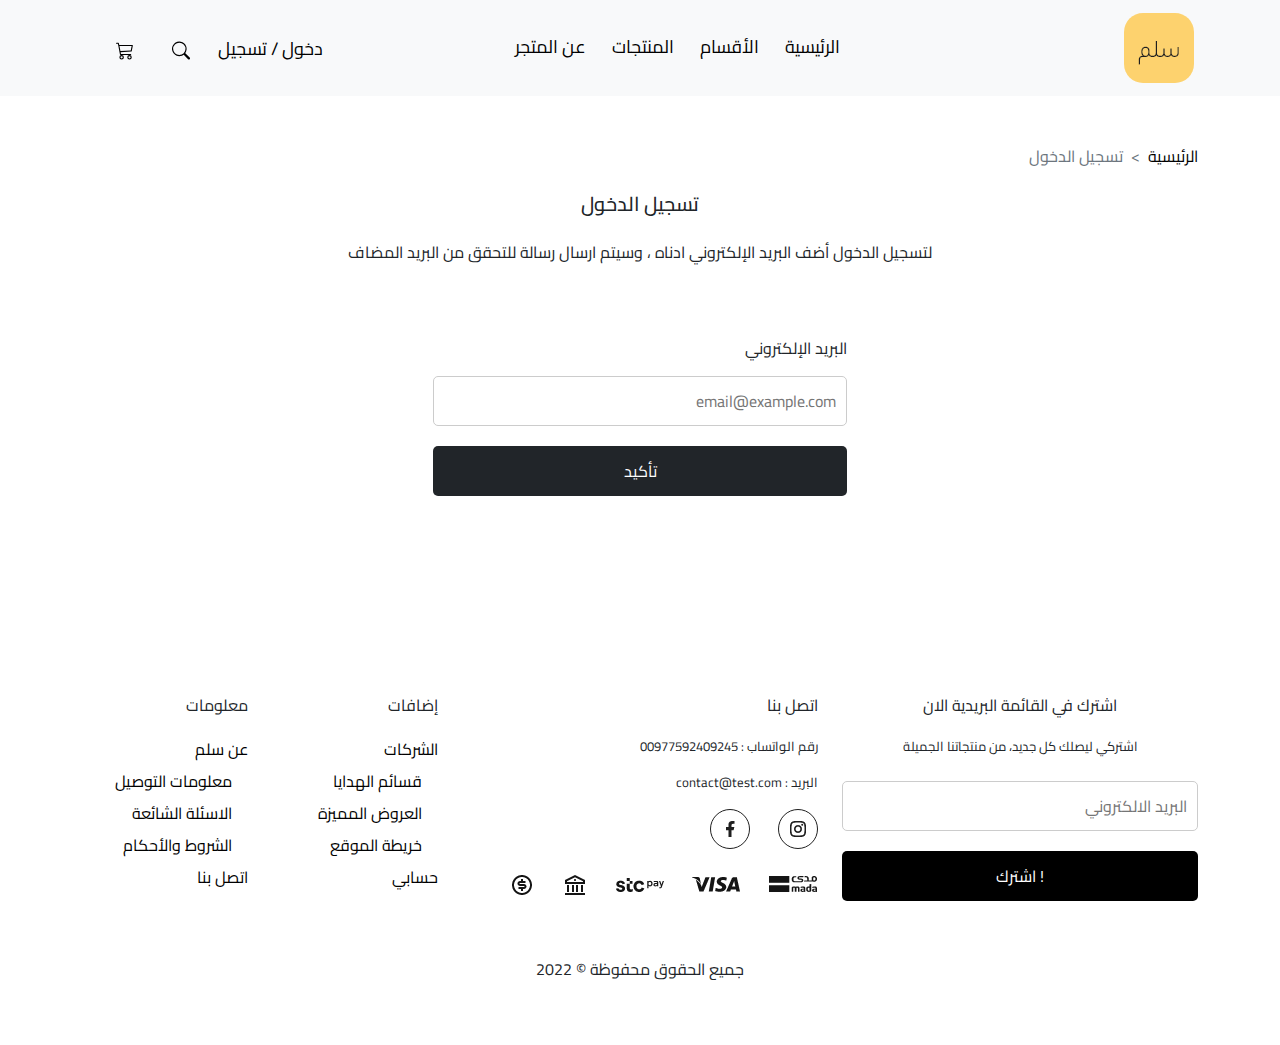
<file: auth.html>
<!DOCTYPE html>
<html lang="ar" dir="rtl">
  <head>
    <meta charset="UTF-8" />
    <meta name="viewport" content="width=device-width, initial-scale=1.0" />
    <link rel="shortcut icon" href="./favicon.ico" type="image/x-icon" />
    <title>سلم</title>
    <link rel="preconnect" href="https://fonts.googleapis.com" />
    <link rel="preconnect" href="https://fonts.gstatic.com" crossorigin />
    <link
      href="https://fonts.googleapis.com/css2?family=Cairo:wght@200;300;400;500;600&family=Roboto:ital,wght@0,400;0,500;1,300;1,400;1,500&display=swap"
      rel="stylesheet"
    />
    <link rel="stylesheet" href="./css/bootstrap.rtl.min.css" />
    <link rel="stylesheet" href="./css/Home.css" />
  </head>
  <body>
    <!-- Start nav bar  -->
    <nav
      class="navbar navbar-expand-lg bg-light sticky-top sm-7-dark lg-bg-light"
    >
      <div class="container px-1 px-sm-3">
        <a class="navbar-brand me-0" href="./index.html">
          <img src="./assets/logo.png" alt="logo" />
        </a>

        <!-- mobil Search input -->
        <!-- <input placeholder="ابحث هنا" class="d-lg-none" /> -->
        <div class="position-relative">
          <button id="resSerarch" class="d-lg-none btn me-3">
            <svg
              xmlns="http://www.w3.org/2000/svg"
              width="18"
              height="19"
              fill="#000"
              class="bi bi-search"
              viewBox="0 0 16 16"
            >
              <path
                d="M11.742 10.344a6.5 6.5 0 1 0-1.397 1.398h-.001c.03.04.062.078.098.115l3.85 3.85a1 1 0 0 0 1.415-1.414l-3.85-3.85a1.007 1.007 0 0 0-.115-.1zM12 6.5a5.5 5.5 0 1 1-11 0 5.5 5.5 0 0 1 11 0z"
              />
            </svg>
          </button>
          <div id="smSearch" class="SearchForm d-lg-none">
            <input />
            <button>بحث</button>
          </div>
          <button
            class="navbar-toggler"
            type="button"
            data-bs-toggle="collapse"
            data-bs-target="#navbarSupportedContent"
            aria-controls="navbarSupportedContent"
            aria-expanded="false"
            aria-label="Toggle navigation"
          >
            <svg
              xmlns="http://www.w3.org/2000/svg"
              width="30"
              height="30"
              fill="currentColor"
              class="bi bi-list"
              viewBox="0 0 16 16"
            >
              <path
                fill-rule="evenodd"
                d="M2.5 12a.5.5 0 0 1 .5-.5h10a.5.5 0 0 1 0 1H3a.5.5 0 0 1-.5-.5zm0-4a.5.5 0 0 1 .5-.5h10a.5.5 0 0 1 0 1H3a.5.5 0 0 1-.5-.5zm0-4a.5.5 0 0 1 .5-.5h10a.5.5 0 0 1 0 1H3a.5.5 0 0 1-.5-.5z"
              />
            </svg>
          </button>
        </div>

        <div class="collapse navbar-collapse" id="navbarSupportedContent">
          <div
            class="container col-lg-9 me-0 d-flex justify-content-between bg-light"
          >
            <ul class="navbar-nav ms-lg-0 ms-sm-auto mb-2 mb-lg-0">
              <li class="nav-item">
                <a
                  class="nav-link active"
                  aria-current="page"
                  href="./index.html"
                  >الرئيسية</a
                >
              </li>
              <li class="nav-item">
                <a class="nav-link" href="#">الأقسام</a>
              </li>
              <li class="nav-item">
                <a class="nav-link" href="./products.html">المنتجات</a>
              </li>
              <li class="nav-item">
                <a class="nav-link" href="#">عن المتجر</a>
              </li>
              <li class="nav-item d-lg-none">
                <a class="nav-link" href="./auth.html">دخول / تسجيل</a>
              </li>
              <li class="nav-item d-lg-none">
                <a class="nav-link" href="./cart.html">عربة التسوق</a>
              </li>
            </ul>
            <div class="navLeft d-none d-lg-flex align-items-center">
              <a class="nav-link p-0 me-2" href="./auth.html">دخول / تسجيل</a>
              <div class="iconContainer">
                <button id="lgSearchbtn" class="openSearch">
                  <svg
                    xmlns="http://www.w3.org/2000/svg"
                    width="18"
                    height="19"
                    fill="#000"
                    class="bi bi-search"
                    viewBox="0 0 16 16"
                  >
                    <path
                      d="M11.742 10.344a6.5 6.5 0 1 0-1.397 1.398h-.001c.03.04.062.078.098.115l3.85 3.85a1 1 0 0 0 1.415-1.414l-3.85-3.85a1.007 1.007 0 0 0-.115-.1zM12 6.5a5.5 5.5 0 1 1-11 0 5.5 5.5 0 0 1 11 0z"
                    />
                  </svg>
                </button>
                <!-- Search form -->
                <div id="lgSearch" class="SearchForm">
                  <input />
                  <button>بحث</button>
                </div>
              </div>
              <div class="iconContainer ms-2 me-2">
                <button class="openCart">
                  <svg
                    xmlns="http://www.w3.org/2000/svg"
                    width="18"
                    height="19"
                    fill="#000"
                    class="bi bi-cart3"
                    viewBox="0 0 16 16"
                  >
                    <path
                      d="M0 1.5A.5.5 0 0 1 .5 1H2a.5.5 0 0 1 .485.379L2.89 3H14.5a.5.5 0 0 1 .49.598l-1 5a.5.5 0 0 1-.465.401l-9.397.472L4.415 11H13a.5.5 0 0 1 0 1H4a.5.5 0 0 1-.491-.408L2.01 3.607 1.61 2H.5a.5.5 0 0 1-.5-.5zM3.102 4l.84 4.479 9.144-.459L13.89 4H3.102zM5 12a2 2 0 1 0 0 4 2 2 0 0 0 0-4zm7 0a2 2 0 1 0 0 4 2 2 0 0 0 0-4zm-7 1a1 1 0 1 1 0 2 1 1 0 0 1 0-2zm7 0a1 1 0 1 1 0 2 1 1 0 0 1 0-2z"
                    />
                  </svg>
                </button>

                <!-- the card menu -->
                <ul class="cartmenu">
                  <li>
                    <img
                      class="img-fluid"
                      src="./assets/cartProduct.png"
                      alt="carProduct"
                    />
                    <a href="./product.html"> <p>كأس كنتو 350 مل (زيتي)</p> </a>
                    <button>
                      <svg
                        xmlns="http://www.w3.org/2000/svg"
                        width="20"
                        height="20"
                        fill="currentColor"
                        class="bi bi-x-circle"
                        viewBox="0 0 16 16"
                      >
                        <path
                          d="M8 15A7 7 0 1 1 8 1a7 7 0 0 1 0 14zm0 1A8 8 0 1 0 8 0a8 8 0 0 0 0 16z"
                        />
                        <path
                          d="M4.646 4.646a.5.5 0 0 1 .708 0L8 7.293l2.646-2.647a.5.5 0 0 1 .708.708L8.707 8l2.647 2.646a.5.5 0 0 1-.708.708L8 8.707l-2.646 2.647a.5.5 0 0 1-.708-.708L7.293 8 4.646 5.354a.5.5 0 0 1 0-.708z"
                        />
                      </svg>
                    </button>
                  </li>
                  <li>
                    <img
                      class="img-fluid"
                      src="./assets/cartProduct.png"
                      alt="carProduct"
                    />
                    <a href="./product.html"> <p>كأس كنتو 350 مل (زيتي)</p> </a>
                    <button>
                      <svg
                        xmlns="http://www.w3.org/2000/svg"
                        width="20"
                        height="20"
                        fill="currentColor"
                        class="bi bi-x-circle"
                        viewBox="0 0 16 16"
                      >
                        <path
                          d="M8 15A7 7 0 1 1 8 1a7 7 0 0 1 0 14zm0 1A8 8 0 1 0 8 0a8 8 0 0 0 0 16z"
                        />
                        <path
                          d="M4.646 4.646a.5.5 0 0 1 .708 0L8 7.293l2.646-2.647a.5.5 0 0 1 .708.708L8.707 8l2.647 2.646a.5.5 0 0 1-.708.708L8 8.707l-2.646 2.647a.5.5 0 0 1-.708-.708L7.293 8 4.646 5.354a.5.5 0 0 1 0-.708z"
                        />
                      </svg>
                    </button>
                  </li>
                  <li>
                    <img
                      class="img-fluid"
                      src="./assets/cartProduct.png"
                      alt="carProduct"
                    />
                    <a href="./product.html"> <p>كأس كنتو 350 مل (زيتي)</p> </a>
                    <button>
                      <svg
                        xmlns="http://www.w3.org/2000/svg"
                        width="20"
                        height="20"
                        fill="currentColor"
                        class="bi bi-x-circle"
                        viewBox="0 0 16 16"
                      >
                        <path
                          d="M8 15A7 7 0 1 1 8 1a7 7 0 0 1 0 14zm0 1A8 8 0 1 0 8 0a8 8 0 0 0 0 16z"
                        />
                        <path
                          d="M4.646 4.646a.5.5 0 0 1 .708 0L8 7.293l2.646-2.647a.5.5 0 0 1 .708.708L8.707 8l2.647 2.646a.5.5 0 0 1-.708.708L8 8.707l-2.646 2.647a.5.5 0 0 1-.708-.708L7.293 8 4.646 5.354a.5.5 0 0 1 0-.708z"
                        />
                      </svg>
                    </button>
                  </li>
                  <li>
                    <img
                      class="img-fluid"
                      src="./assets/cartProduct.png"
                      alt="carProduct"
                    />
                    <a href="./product.html"> <p>كأس كنتو 350 مل (زيتي)</p> </a>
                    <button>
                      <svg
                        xmlns="http://www.w3.org/2000/svg"
                        width="20"
                        height="20"
                        fill="currentColor"
                        class="bi bi-x-circle"
                        viewBox="0 0 16 16"
                      >
                        <path
                          d="M8 15A7 7 0 1 1 8 1a7 7 0 0 1 0 14zm0 1A8 8 0 1 0 8 0a8 8 0 0 0 0 16z"
                        />
                        <path
                          d="M4.646 4.646a.5.5 0 0 1 .708 0L8 7.293l2.646-2.647a.5.5 0 0 1 .708.708L8.707 8l2.647 2.646a.5.5 0 0 1-.708.708L8 8.707l-2.646 2.647a.5.5 0 0 1-.708-.708L7.293 8 4.646 5.354a.5.5 0 0 1 0-.708z"
                        />
                      </svg>
                    </button>
                  </li>
                  <div class="list-buttons">
                    <button class="close">اغلاق</button>
                    <a href="./cart.html" class="gotocart">عربة التسوق</a>
                  </div>
                </ul>
              </div>
              <!-- model to close the SearchForm and cartmenu -->
            </div>
          </div>
        </div>
        <div class="modelclose"></div>
      </div>
    </nav>
    <!-- End nav bar  -->

    <!-- To up button -->
    <button id="up">
      <svg
        xmlns="http://www.w3.org/2000/svg"
        width="25"
        height="25"
        fill="currentColor"
        class="bi bi-chevron-double-up"
        viewBox="0 0 16 16"
      >
        <path
          fill-rule="evenodd"
          d="M7.646 2.646a.5.5 0 0 1 .708 0l6 6a.5.5 0 0 1-.708.708L8 3.707 2.354 9.354a.5.5 0 1 1-.708-.708l6-6z"
        />
        <path
          fill-rule="evenodd"
          d="M7.646 6.646a.5.5 0 0 1 .708 0l6 6a.5.5 0 0 1-.708.708L8 7.707l-5.646 5.647a.5.5 0 0 1-.708-.708l6-6z"
        />
      </svg>
    </button>

    <!-- Start the main section  -->
    <main class="pt-5 pb-5 mb-5">
      <!--header start -->
      <div class="container productsheader">
        <nav style="--bs-breadcrumb-divider: '>'" aria-label="breadcrumb">
          <ol class="breadcrumb">
            <li class="breadcrumb-item"><a href="./index.html">الرئيسية</a></li>
            <li class="breadcrumb-item active" aria-current="page">
              تسجيل الدخول
            </li>
          </ol>
        </nav>
      </div>
      <div class="container col-lg-8 text-center">
        <h5 class="my-4">تسجيل الدخول</h5>
        <p>
          لتسجيل الدخول أضف البريد الإلكتروني ادناه ، وسيتم ارسال رسالة للتحقق
          من البريد المضاف
        </p>
        <div class="col-lg-6 my-5 m-auto auth">
          <form>
              <p class="text-start mt-4">البريد الإلكتروني</p>
            <input class="formInput" type="email" placeholder="email@example.com" />
            <button class="btn-dark">تأكيد</button>
          </form>
        </div>
      </div>
    </main>
    <!-- End the main section  -->

    <!-- footer section -->
    <footer class="footer pt-5 pb-5 text-center text-md-start">
      <div class="container">
        <div class="row">
          <div class="col-md-6 col-lg-4 text-center">
            <p>اشترك في القائمة البريدية الان</p>
            <span class="mb-5">اشتركي ليصلك كل جديد، من منتجاتنا الجميلة</span>
            <div class="footerForm mt-4">
              <input class="formInput" type="email" placeholder="البريد الالكتروني" />
              <button>! اشترك</button>
            </div>
          </div>
          <div class="col-md-6 col-lg-4">
            <p class="mt-3 mt-lg-0">اتصل بنا</p>
            <span>رقم الواتساب : 00977592409245</span>
            <span class="d-block my-3">البريد : contact@test.com</span>
            <div class="mb-4">
              <img
                src="./assets/instagram.png"
                class="img-fluid me-4"
                alt="instagram"
              />
              <img
                src="./assets/facebook.png"
                class="img-fluid"
                alt="facebook"
              />
            </div>
            <div
              class="d-flex justify-content-between align-items-center pe-lg-5"
            >
              <img src="./assets/mada.png" class="img-fluid" alt="mada" />
              <img src="./assets/visa.png" class="img-fluid" alt="visa" />
              <img src="./assets/stc.png" class="img-fluid" alt="stc" />
              <img src="./assets/bank.png" class="img-fluid" alt="bank" />
              <img src="./assets/money.png" class="img-fluid" alt="money" />
            </div>
          </div>
          <div class="col-md-6 col-lg-2">
            <p class="mt-3 mt-lg-0">إضافات</p>
            <ul class="list-unstyled lh-lg">
              <li><a href="">الشركات</a></li>
              <ul class="list-unstyled lh-lg ms-3">
                <li><a href="">قسائم الهدايا</a></li>
                <li><a href="">العروض المميزة</a></li>
                <li><a href=""> خريطة الموقع</a></li>
              </ul>
              <li><a href="">حسابي</a></li>
            </ul>
          </div>
          <div class="col-md-6 col-lg-2">
            <p class="mt-3 mt-lg-0">معلومات</p>
            <ul class="list-unstyled lh-lg">
              <li><a href=""> عن سلم</a></li>
              <ul class="list-unstyled lh-lg ms-3">
                <li><a href="">معلومات التوصيل </a></li>
                <li><a href="">الاسئلة الشائعة </a></li>
                <li><a href="">الشروط والأحكام </a></li>
              </ul>
              <li><a href="">اتصل بنا</a></li>
            </ul>
          </div>
        </div>
        <p class="text-center mt-5">جميع الحقوق محفوظة © 2022</p>
      </div>
    </footer>
    <script src="./js/main.js"></script>
    <script src="./js/bootstrap.bundle.min.js"></script>
  </body>
</html>
</file>
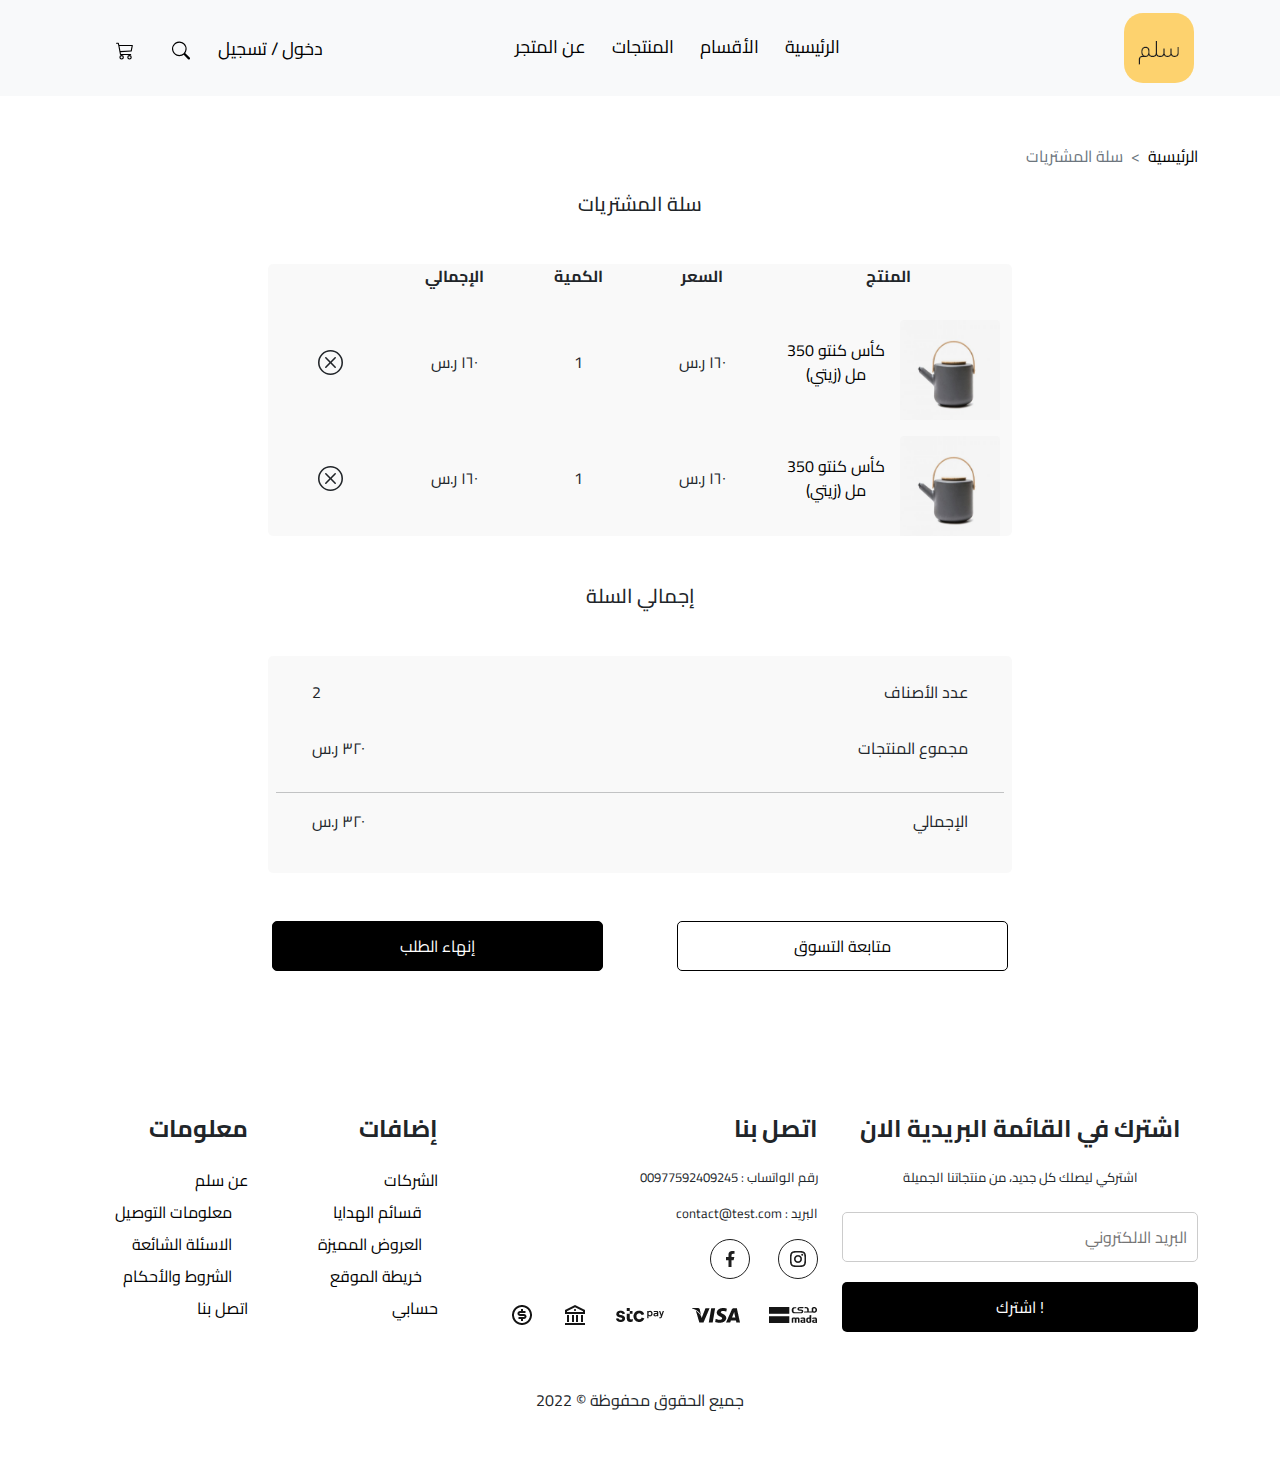
<file: cart.html>
<!DOCTYPE html>
<html lang="ar" dir="rtl">
  <head>
    <meta charset="UTF-8" />
    <meta name="viewport" content="width=device-width, initial-scale=1.0" />
    <link rel="shortcut icon" href="./favicon.ico" type="image/x-icon" />
    <title>سلم</title>
    <link rel="preconnect" href="https://fonts.googleapis.com" />
    <link rel="preconnect" href="https://fonts.gstatic.com" crossorigin />
    <link
      href="https://fonts.googleapis.com/css2?family=Cairo:wght@200;300;400;500;600&family=Roboto:ital,wght@0,400;0,500;1,300;1,400;1,500&display=swap"
      rel="stylesheet"
    />
    <link rel="stylesheet" href="./css/bootstrap.rtl.min.css" />
    <link rel="stylesheet" href="./css/Home.css" />
  </head>
  <body>
    <!-- Start nav bar  -->
    <nav
      class="navbar navbar-expand-lg bg-light sticky-top sm-7-dark lg-bg-light"
    >
      <div class="container px-1 px-sm-3">
        <a class="navbar-brand me-0" href="./index.html">
          <img src="./assets/logo.png" alt="logo" />
        </a>

        <!-- mobil Search input -->
        <!-- <input placeholder="ابحث هنا" class="d-lg-none" /> -->
        <div class="position-relative">
          <button id="resSerarch" class="d-lg-none btn me-3">
            <svg
              xmlns="http://www.w3.org/2000/svg"
              width="18"
              height="19"
              fill="#000"
              class="bi bi-search"
              viewBox="0 0 16 16"
            >
              <path
                d="M11.742 10.344a6.5 6.5 0 1 0-1.397 1.398h-.001c.03.04.062.078.098.115l3.85 3.85a1 1 0 0 0 1.415-1.414l-3.85-3.85a1.007 1.007 0 0 0-.115-.1zM12 6.5a5.5 5.5 0 1 1-11 0 5.5 5.5 0 0 1 11 0z"
              />
            </svg>
          </button>
          <div id="smSearch" class="SearchForm d-lg-none">
            <input />
            <button>بحث</button>
          </div>
          <button
            class="navbar-toggler"
            type="button"
            data-bs-toggle="collapse"
            data-bs-target="#navbarSupportedContent"
            aria-controls="navbarSupportedContent"
            aria-expanded="false"
            aria-label="Toggle navigation"
          >
            <svg
              xmlns="http://www.w3.org/2000/svg"
              width="30"
              height="30"
              fill="currentColor"
              class="bi bi-list"
              viewBox="0 0 16 16"
            >
              <path
                fill-rule="evenodd"
                d="M2.5 12a.5.5 0 0 1 .5-.5h10a.5.5 0 0 1 0 1H3a.5.5 0 0 1-.5-.5zm0-4a.5.5 0 0 1 .5-.5h10a.5.5 0 0 1 0 1H3a.5.5 0 0 1-.5-.5zm0-4a.5.5 0 0 1 .5-.5h10a.5.5 0 0 1 0 1H3a.5.5 0 0 1-.5-.5z"
              />
            </svg>
          </button>
        </div>

        <div class="collapse navbar-collapse" id="navbarSupportedContent">
          <div
            class="container col-lg-9 me-0 d-flex justify-content-between bg-light"
          >
            <ul class="navbar-nav ms-lg-0 ms-sm-auto mb-2 mb-lg-0">
              <li class="nav-item">
                <a
                  class="nav-link active"
                  aria-current="page"
                  href="./index.html"
                  >الرئيسية</a
                >
              </li>
              <li class="nav-item">
                <a class="nav-link" href="#">الأقسام</a>
              </li>
              <li class="nav-item">
                <a class="nav-link" href="./products.html">المنتجات</a>
              </li>
              <li class="nav-item">
                <a class="nav-link" href="#">عن المتجر</a>
              </li>
              <li class="nav-item d-lg-none">
                <a class="nav-link" href="./auth.html">دخول / تسجيل</a>
              </li>
              <li class="nav-item d-lg-none">
                <a class="nav-link" href="./cart.html">عربة التسوق</a>
              </li>
            </ul>
            <div class="navLeft d-none d-lg-flex align-items-center">
              <a class="nav-link p-0 me-2" href="./auth.html">دخول / تسجيل</a>
              <div class="iconContainer">
                <button id="lgSearchbtn" class="openSearch">
                  <svg
                    xmlns="http://www.w3.org/2000/svg"
                    width="18"
                    height="19"
                    fill="#000"
                    class="bi bi-search"
                    viewBox="0 0 16 16"
                  >
                    <path
                      d="M11.742 10.344a6.5 6.5 0 1 0-1.397 1.398h-.001c.03.04.062.078.098.115l3.85 3.85a1 1 0 0 0 1.415-1.414l-3.85-3.85a1.007 1.007 0 0 0-.115-.1zM12 6.5a5.5 5.5 0 1 1-11 0 5.5 5.5 0 0 1 11 0z"
                    />
                  </svg>
                </button>
                <!-- Search form -->
                <div id="lgSearch" class="SearchForm">
                  <input />
                  <button>بحث</button>
                </div>
              </div>
              <div class="iconContainer ms-2 me-2">
                <button class="openCart">
                  <svg
                    xmlns="http://www.w3.org/2000/svg"
                    width="18"
                    height="19"
                    fill="#000"
                    class="bi bi-cart3"
                    viewBox="0 0 16 16"
                  >
                    <path
                      d="M0 1.5A.5.5 0 0 1 .5 1H2a.5.5 0 0 1 .485.379L2.89 3H14.5a.5.5 0 0 1 .49.598l-1 5a.5.5 0 0 1-.465.401l-9.397.472L4.415 11H13a.5.5 0 0 1 0 1H4a.5.5 0 0 1-.491-.408L2.01 3.607 1.61 2H.5a.5.5 0 0 1-.5-.5zM3.102 4l.84 4.479 9.144-.459L13.89 4H3.102zM5 12a2 2 0 1 0 0 4 2 2 0 0 0 0-4zm7 0a2 2 0 1 0 0 4 2 2 0 0 0 0-4zm-7 1a1 1 0 1 1 0 2 1 1 0 0 1 0-2zm7 0a1 1 0 1 1 0 2 1 1 0 0 1 0-2z"
                    />
                  </svg>
                </button>

                <!-- the card menu -->
                <ul class="cartmenu">
                  <li>
                    <img
                      class="img-fluid"
                      src="./assets/cartProduct.png"
                      alt="carProduct"
                    />
                    <a href="./product.html"> <p>كأس كنتو 350 مل (زيتي)</p> </a>
                    <button>
                      <svg
                        xmlns="http://www.w3.org/2000/svg"
                        width="20"
                        height="20"
                        fill="currentColor"
                        class="bi bi-x-circle"
                        viewBox="0 0 16 16"
                      >
                        <path
                          d="M8 15A7 7 0 1 1 8 1a7 7 0 0 1 0 14zm0 1A8 8 0 1 0 8 0a8 8 0 0 0 0 16z"
                        />
                        <path
                          d="M4.646 4.646a.5.5 0 0 1 .708 0L8 7.293l2.646-2.647a.5.5 0 0 1 .708.708L8.707 8l2.647 2.646a.5.5 0 0 1-.708.708L8 8.707l-2.646 2.647a.5.5 0 0 1-.708-.708L7.293 8 4.646 5.354a.5.5 0 0 1 0-.708z"
                        />
                      </svg>
                    </button>
                  </li>
                  <li>
                    <img
                      class="img-fluid"
                      src="./assets/cartProduct.png"
                      alt="carProduct"
                    />
                    <a href="./product.html"> <p>كأس كنتو 350 مل (زيتي)</p> </a>
                    <button>
                      <svg
                        xmlns="http://www.w3.org/2000/svg"
                        width="20"
                        height="20"
                        fill="currentColor"
                        class="bi bi-x-circle"
                        viewBox="0 0 16 16"
                      >
                        <path
                          d="M8 15A7 7 0 1 1 8 1a7 7 0 0 1 0 14zm0 1A8 8 0 1 0 8 0a8 8 0 0 0 0 16z"
                        />
                        <path
                          d="M4.646 4.646a.5.5 0 0 1 .708 0L8 7.293l2.646-2.647a.5.5 0 0 1 .708.708L8.707 8l2.647 2.646a.5.5 0 0 1-.708.708L8 8.707l-2.646 2.647a.5.5 0 0 1-.708-.708L7.293 8 4.646 5.354a.5.5 0 0 1 0-.708z"
                        />
                      </svg>
                    </button>
                  </li>
                  <li>
                    <img
                      class="img-fluid"
                      src="./assets/cartProduct.png"
                      alt="carProduct"
                    />
                    <a href="./product.html"> <p>كأس كنتو 350 مل (زيتي)</p> </a>
                    <button>
                      <svg
                        xmlns="http://www.w3.org/2000/svg"
                        width="20"
                        height="20"
                        fill="currentColor"
                        class="bi bi-x-circle"
                        viewBox="0 0 16 16"
                      >
                        <path
                          d="M8 15A7 7 0 1 1 8 1a7 7 0 0 1 0 14zm0 1A8 8 0 1 0 8 0a8 8 0 0 0 0 16z"
                        />
                        <path
                          d="M4.646 4.646a.5.5 0 0 1 .708 0L8 7.293l2.646-2.647a.5.5 0 0 1 .708.708L8.707 8l2.647 2.646a.5.5 0 0 1-.708.708L8 8.707l-2.646 2.647a.5.5 0 0 1-.708-.708L7.293 8 4.646 5.354a.5.5 0 0 1 0-.708z"
                        />
                      </svg>
                    </button>
                  </li>
                  <li>
                    <img
                      class="img-fluid"
                      src="./assets/cartProduct.png"
                      alt="carProduct"
                    />
                    <a href="./product.html"> <p>كأس كنتو 350 مل (زيتي)</p> </a>
                    <button>
                      <svg
                        xmlns="http://www.w3.org/2000/svg"
                        width="20"
                        height="20"
                        fill="currentColor"
                        class="bi bi-x-circle"
                        viewBox="0 0 16 16"
                      >
                        <path
                          d="M8 15A7 7 0 1 1 8 1a7 7 0 0 1 0 14zm0 1A8 8 0 1 0 8 0a8 8 0 0 0 0 16z"
                        />
                        <path
                          d="M4.646 4.646a.5.5 0 0 1 .708 0L8 7.293l2.646-2.647a.5.5 0 0 1 .708.708L8.707 8l2.647 2.646a.5.5 0 0 1-.708.708L8 8.707l-2.646 2.647a.5.5 0 0 1-.708-.708L7.293 8 4.646 5.354a.5.5 0 0 1 0-.708z"
                        />
                      </svg>
                    </button>
                  </li>
                  <div class="list-buttons">
                    <button class="close">اغلاق</button>
                    <a href="./cart.html" class="gotocart">عربة التسوق</a>
                  </div>
                </ul>
              </div>
              <!-- model to close the SearchForm and cartmenu -->
            </div>
          </div>
        </div>
        <div class="modelclose"></div>
      </div>
    </nav>
    <!-- End nav bar  -->

    <!-- To up button -->
    <button id="up">
      <svg
        xmlns="http://www.w3.org/2000/svg"
        width="25"
        height="25"
        fill="currentColor"
        class="bi bi-chevron-double-up"
        viewBox="0 0 16 16"
      >
        <path
          fill-rule="evenodd"
          d="M7.646 2.646a.5.5 0 0 1 .708 0l6 6a.5.5 0 0 1-.708.708L8 3.707 2.354 9.354a.5.5 0 1 1-.708-.708l6-6z"
        />
        <path
          fill-rule="evenodd"
          d="M7.646 6.646a.5.5 0 0 1 .708 0l6 6a.5.5 0 0 1-.708.708L8 7.707l-5.646 5.647a.5.5 0 0 1-.708-.708l6-6z"
        />
      </svg>
    </button>

    <!-- Start the main section  -->
    <main class="pt-5 pb-5">
      <!-- product header start -->
      <div class="container productsheader">
        <nav style="--bs-breadcrumb-divider: '>'" aria-label="breadcrumb">
          <ol class="breadcrumb">
            <li class="breadcrumb-item"><a href="./index.html">الرئيسية</a></li>
            <li class="breadcrumb-item active" aria-current="page">
              سلة المشتريات
            </li>
          </ol>
        </nav>
      </div>
      <!-- cart product -->

      <div class="container m-auto text-center">
        <h5 class="my-4">سلة المشتريات</h5>
        <!-- cart product on md and lg products -->
        <div class="container col-lg-8 cartProducts my-5">
          <div class="row align-items-center my-3 cartHeader">
            <p class="col-md-4">المنتج</p>
            <p class="col-md-2">السعر</p>
            <p class="col-md-2">الكمية</p>
            <p class="col-md-2">الإجمالي</p>
            <p class="col-md-2"></p>
          </div>
          <div class="row align-items-center my-3">
            <div class="col-md-4">
              <div class="container d-flex align-items-center cartProduct">
                <img
                  class="img-fluid"
                  src="./assets/product.png"
                  alt="product"
                />
                <a href="./product.html"> <p>كأس كنتو 350 مل (زيتي)</p> </a>
              </div>
            </div>
            <p class="col-md-2">١٦٠ ر.س</p>
            <p class="col-md-2">1</p>
            <p class="col-md-2">١٦٠ ر.س</p>
            <p class="col-md-2">
              <svg
                xmlns="http://www.w3.org/2000/svg"
                width="25"
                height="25"
                fill="currentColor"
                class="bi bi-x-circle"
                viewBox="0 0 16 16"
              >
                <path
                  d="M8 15A7 7 0 1 1 8 1a7 7 0 0 1 0 14zm0 1A8 8 0 1 0 8 0a8 8 0 0 0 0 16z"
                />
                <path
                  d="M4.646 4.646a.5.5 0 0 1 .708 0L8 7.293l2.646-2.647a.5.5 0 0 1 .708.708L8.707 8l2.647 2.646a.5.5 0 0 1-.708.708L8 8.707l-2.646 2.647a.5.5 0 0 1-.708-.708L7.293 8 4.646 5.354a.5.5 0 0 1 0-.708z"
                />
              </svg>
            </p>
          </div>
          <div class="row align-items-center my-3">
            <div class="col-md-4">
              <div class="container d-flex align-items-center cartProduct">
                <img
                  class="img-fluid"
                  src="./assets/product.png"
                  alt="product"
                />
                <a href="./product.html"> <p>كأس كنتو 350 مل (زيتي)</p> </a>
              </div>
            </div>
            <p class="col-md-2">١٦٠ ر.س</p>
            <p class="col-md-2">1</p>
            <p class="col-md-2">١٦٠ ر.س</p>
            <p class="col-md-2">
              <svg
                xmlns="http://www.w3.org/2000/svg"
                width="25"
                height="25"
                fill="currentColor"
                class="bi bi-x-circle"
                viewBox="0 0 16 16"
              >
                <path
                  d="M8 15A7 7 0 1 1 8 1a7 7 0 0 1 0 14zm0 1A8 8 0 1 0 8 0a8 8 0 0 0 0 16z"
                />
                <path
                  d="M4.646 4.646a.5.5 0 0 1 .708 0L8 7.293l2.646-2.647a.5.5 0 0 1 .708.708L8.707 8l2.647 2.646a.5.5 0 0 1-.708.708L8 8.707l-2.646 2.647a.5.5 0 0 1-.708-.708L7.293 8 4.646 5.354a.5.5 0 0 1 0-.708z"
                />
              </svg>
            </p>
          </div>
        </div>
        <!-- mobile card products -->
        <div class="container RescartProducts my-5 p-2">
          <ul class="ul-unstyled m-0 w-100">
            <li class="mt-3 cartProduct">
              <img class="img-fluid" src="./assets/product.png" alt="product" />
              <div>
                <a href="./product.html"> <p>كأس كنتو 350 مل (زيتي)</p> </a>
                <p class="">١٦٠ ر.س</p>
                <div class="d-flex justify-content-between align-items-center">
                  <h4 class="m-0">1</h4>
                  <button class="btn">
                    <svg
                      xmlns="http://www.w3.org/2000/svg"
                      width="25"
                      height="25"
                      fill="currentColor"
                      class="bi bi-x-circle"
                      viewBox="0 0 16 16"
                    >
                      <path
                        d="M8 15A7 7 0 1 1 8 1a7 7 0 0 1 0 14zm0 1A8 8 0 1 0 8 0a8 8 0 0 0 0 16z"
                      />
                      <path
                        d="M4.646 4.646a.5.5 0 0 1 .708 0L8 7.293l2.646-2.647a.5.5 0 0 1 .708.708L8.707 8l2.647 2.646a.5.5 0 0 1-.708.708L8 8.707l-2.646 2.647a.5.5 0 0 1-.708-.708L7.293 8 4.646 5.354a.5.5 0 0 1 0-.708z"
                      />
                    </svg>
                  </button>
                </div>
              </div>
            </li>
            <li class="mt-3 cartProduct">
              <img class="img-fluid" src="./assets/product.png" alt="product" />
              <div >
                <a href="./product.html"> <p>كأس كنتو 350 مل (زيتي)</p> </a>
                <p class="">١٦٠ ر.س</p>
                <div class="d-flex justify-content-between align-items-center">
                  <h4 class="m-0">1</h4>
                  <button class="btn">
                    <svg
                      xmlns="http://www.w3.org/2000/svg"
                      width="25"
                      height="25"
                      fill="currentColor"
                      class="bi bi-x-circle"
                      viewBox="0 0 16 16"
                    >
                      <path
                        d="M8 15A7 7 0 1 1 8 1a7 7 0 0 1 0 14zm0 1A8 8 0 1 0 8 0a8 8 0 0 0 0 16z"
                      />
                      <path
                        d="M4.646 4.646a.5.5 0 0 1 .708 0L8 7.293l2.646-2.647a.5.5 0 0 1 .708.708L8.707 8l2.647 2.646a.5.5 0 0 1-.708.708L8 8.707l-2.646 2.647a.5.5 0 0 1-.708-.708L7.293 8 4.646 5.354a.5.5 0 0 1 0-.708z"
                      />
                    </svg>
                  </button>
                </div>
              </div>
            </li>
          </ul>
        </div>
      </div>
      <!-- order summery -->
      <div class="container m-auto text-center total">
        <h5 class="my-4">إجمالي السلة</h5>
        <div class="container col-lg-8 summery my-5 p-2">
          <div class="row align-items-center my-3 cartHeader">
            <div
              class="container d-flex align-items-center justify-content-between px-5"
            >
              <p>عدد الأصناف</p>
              <p>2</p>
            </div>
          </div>
          <div class="row align-items-center my-3 cartHeader">
            <div
              class="container d-flex align-items-center justify-content-between px-5"
            >
              <p>مجموع المنتجات</p>
              <p>٣٢٠ ر.س</p>
            </div>
          </div>
          <hr class="px-5" />
          <div class="row align-items-center my-3 cartHeader">
            <div
              class="container d-flex align-items-center justify-content-between px-5"
            >
              <p>الإجمالي</p>
              <p>٣٢٠ ر.س</p>
            </div>
          </div>
        </div>
      </div>
      <div class="container mb-5">
        <div class="row">
          <div
            class="container m-auto col-lg-8 text-center cartbuttons d-flex justify-content-between"
          >
            <a href="./index.html">متابعة التسوق</a>
            <a class="order" href="./auth.html">إنهاء الطلب</a>
          </div>
        </div>
      </div>
    </main>
    <!-- End the main section  -->

    <!-- footer section -->
    <footer class="footer pt-5 pb-5 text-center text-md-start">
      <div class="container">
        <div class="row">
          <div class="col-md-6 col-lg-4 text-center">
            <h4 class="mt-3 mt-lg-0">اشترك في القائمة البريدية الان</h4>
            <span class="mb-5">اشتركي ليصلك كل جديد، من منتجاتنا الجميلة</span>
            <div class="footerForm mt-4">
              <input
                class="formInput"
                type="email"
                placeholder="البريد الالكتروني"
              />
              <button class="btn-dark">! اشترك</button>
            </div>
          </div>
          <div class="col-md-6 col-lg-4">
            <h4 class="mt-3 mt-lg-0">اتصل بنا</h4>
            <span>رقم الواتساب : 00977592409245</span>
            <span class="d-block my-3">البريد : contact@test.com</span>
            <div class="mb-4">
              <img
                src="./assets/instagram.png"
                class="img-fluid me-4"
                alt="instagram"
              />
              <img
                src="./assets/facebook.png"
                class="img-fluid"
                alt="facebook"
              />
            </div>
            <div
              class="d-flex justify-content-between align-items-center pe-lg-5"
            >
              <img src="./assets/mada.png" class="img-fluid" alt="mada" />
              <img src="./assets/visa.png" class="img-fluid" alt="visa" />
              <img src="./assets/stc.png" class="img-fluid" alt="stc" />
              <img src="./assets/bank.png" class="img-fluid" alt="bank" />
              <img src="./assets/money.png" class="img-fluid" alt="money" />
            </div>
          </div>
          <div class="col-md-6 col-lg-2">
            <h4 class="mt-3 mt-lg-0">إضافات</h4>
            <ul class="list-unstyled lh-lg">
              <li><a href="">الشركات</a></li>
              <ul class="list-unstyled lh-lg ms-3">
                <li><a href="">قسائم الهدايا</a></li>
                <li><a href="">العروض المميزة</a></li>
                <li><a href=""> خريطة الموقع</a></li>
              </ul>
              <li><a href="">حسابي</a></li>
            </ul>
          </div>
          <div class="col-md-6 col-lg-2">
            <h4 class="mt-3 mt-lg-0">معلومات</h4>
            <ul class="list-unstyled lh-lg">
              <li><a href=""> عن سلم</a></li>
              <ul class="list-unstyled lh-lg ms-3">
                <li><a href="">معلومات التوصيل </a></li>
                <li><a href="">الاسئلة الشائعة </a></li>
                <li><a href="">الشروط والأحكام </a></li>
              </ul>
              <li><a href="">اتصل بنا</a></li>
            </ul>
          </div>
        </div>
        <p class="text-center mt-5">جميع الحقوق محفوظة © 2022</p>
      </div>
    </footer>
    <script src="./js/main.js"></script>
    <script src="./js/bootstrap.bundle.min.js"></script>
  </body>
</html>
</file>
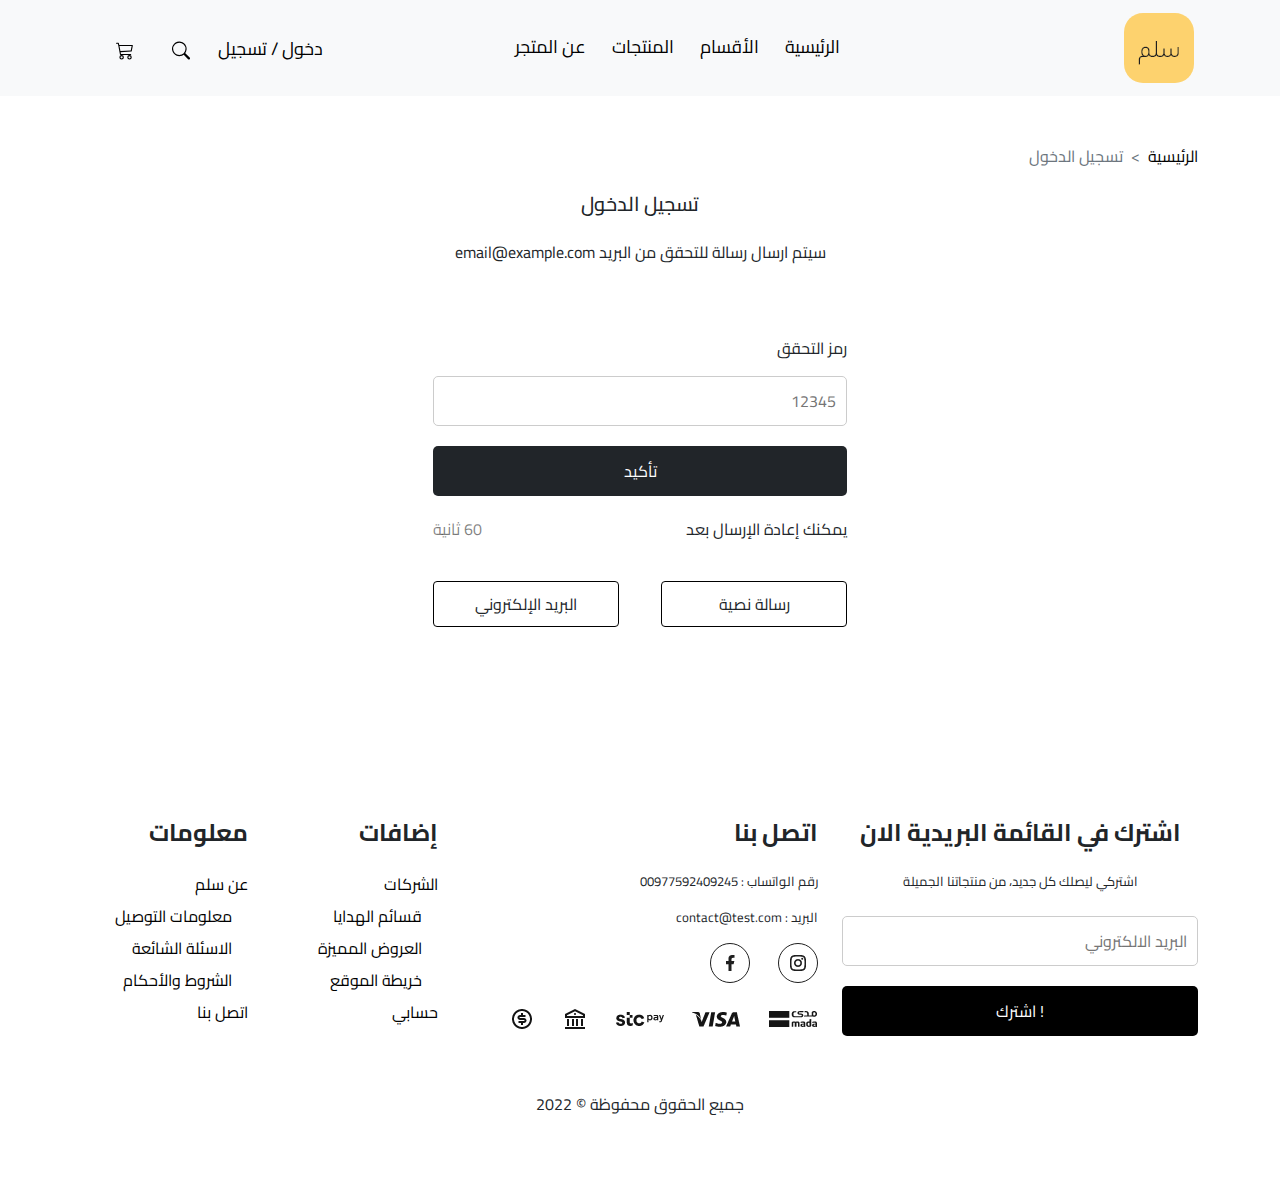
<file: codevertify.html>
<!DOCTYPE html>
<html lang="ar" dir="rtl">
  <head>
    <meta charset="UTF-8" />
    <meta name="viewport" content="width=device-width, initial-scale=1.0" />
    <link rel="shortcut icon" href="./favicon.ico" type="image/x-icon" />
    <title>سلم</title>
    <link rel="preconnect" href="https://fonts.googleapis.com" />
    <link rel="preconnect" href="https://fonts.gstatic.com" crossorigin />
    <link
      href="https://fonts.googleapis.com/css2?family=Cairo:wght@200;300;400;500;600&family=Roboto:ital,wght@0,400;0,500;1,300;1,400;1,500&display=swap"
      rel="stylesheet"
    />
    <link rel="stylesheet" href="./css/bootstrap.rtl.min.css" />
    <link rel="stylesheet" href="./css/Home.css" />
  </head>
  <body>
    <!-- Start nav bar  -->
    <nav
      class="navbar navbar-expand-lg bg-light sticky-top sm-7-dark lg-bg-light"
    >
      <div class="container px-1 px-sm-3">
        <a class="navbar-brand me-0" href="./index.html">
          <img src="./assets/logo.png" alt="logo" />
        </a>

        <!-- mobil Search input -->
        <!-- <input placeholder="ابحث هنا" class="d-lg-none" /> -->
        <div class="position-relative">
          <button id="resSerarch" class="d-lg-none btn me-3">
            <svg
              xmlns="http://www.w3.org/2000/svg"
              width="18"
              height="19"
              fill="#000"
              class="bi bi-search"
              viewBox="0 0 16 16"
            >
              <path
                d="M11.742 10.344a6.5 6.5 0 1 0-1.397 1.398h-.001c.03.04.062.078.098.115l3.85 3.85a1 1 0 0 0 1.415-1.414l-3.85-3.85a1.007 1.007 0 0 0-.115-.1zM12 6.5a5.5 5.5 0 1 1-11 0 5.5 5.5 0 0 1 11 0z"
              />
            </svg>
          </button>
          <div id="smSearch" class="SearchForm d-lg-none">
            <input />
            <button>بحث</button>
          </div>
          <button
            class="navbar-toggler"
            type="button"
            data-bs-toggle="collapse"
            data-bs-target="#navbarSupportedContent"
            aria-controls="navbarSupportedContent"
            aria-expanded="false"
            aria-label="Toggle navigation"
          >
            <svg
              xmlns="http://www.w3.org/2000/svg"
              width="30"
              height="30"
              fill="currentColor"
              class="bi bi-list"
              viewBox="0 0 16 16"
            >
              <path
                fill-rule="evenodd"
                d="M2.5 12a.5.5 0 0 1 .5-.5h10a.5.5 0 0 1 0 1H3a.5.5 0 0 1-.5-.5zm0-4a.5.5 0 0 1 .5-.5h10a.5.5 0 0 1 0 1H3a.5.5 0 0 1-.5-.5zm0-4a.5.5 0 0 1 .5-.5h10a.5.5 0 0 1 0 1H3a.5.5 0 0 1-.5-.5z"
              />
            </svg>
          </button>
        </div>

        <div class="collapse navbar-collapse" id="navbarSupportedContent">
          <div
            class="container col-lg-9 me-0 d-flex justify-content-between bg-light"
          >
            <ul class="navbar-nav ms-lg-0 ms-sm-auto mb-2 mb-lg-0">
              <li class="nav-item">
                <a
                  class="nav-link active"
                  aria-current="page"
                  href="./index.html"
                  >الرئيسية</a
                >
              </li>
              <li class="nav-item">
                <a class="nav-link" href="#">الأقسام</a>
              </li>
              <li class="nav-item">
                <a class="nav-link" href="./products.html">المنتجات</a>
              </li>
              <li class="nav-item">
                <a class="nav-link" href="#">عن المتجر</a>
              </li>
              <li class="nav-item d-lg-none">
                <a class="nav-link" href="./auth.html">دخول / تسجيل</a>
              </li>
              <li class="nav-item d-lg-none">
                <a class="nav-link" href="./cart.html">عربة التسوق</a>
              </li>
            </ul>
            <div class="navLeft d-none d-lg-flex align-items-center">
              <a class="nav-link p-0 me-2" href="./auth.html">دخول / تسجيل</a>
              <div class="iconContainer">
                <button id="lgSearchbtn" class="openSearch">
                  <svg
                    xmlns="http://www.w3.org/2000/svg"
                    width="18"
                    height="19"
                    fill="#000"
                    class="bi bi-search"
                    viewBox="0 0 16 16"
                  >
                    <path
                      d="M11.742 10.344a6.5 6.5 0 1 0-1.397 1.398h-.001c.03.04.062.078.098.115l3.85 3.85a1 1 0 0 0 1.415-1.414l-3.85-3.85a1.007 1.007 0 0 0-.115-.1zM12 6.5a5.5 5.5 0 1 1-11 0 5.5 5.5 0 0 1 11 0z"
                    />
                  </svg>
                </button>
                <!-- Search form -->
                <div id="lgSearch" class="SearchForm">
                  <input />
                  <button>بحث</button>
                </div>
              </div>
              <div class="iconContainer ms-2 me-2">
                <button class="openCart">
                  <svg
                    xmlns="http://www.w3.org/2000/svg"
                    width="18"
                    height="19"
                    fill="#000"
                    class="bi bi-cart3"
                    viewBox="0 0 16 16"
                  >
                    <path
                      d="M0 1.5A.5.5 0 0 1 .5 1H2a.5.5 0 0 1 .485.379L2.89 3H14.5a.5.5 0 0 1 .49.598l-1 5a.5.5 0 0 1-.465.401l-9.397.472L4.415 11H13a.5.5 0 0 1 0 1H4a.5.5 0 0 1-.491-.408L2.01 3.607 1.61 2H.5a.5.5 0 0 1-.5-.5zM3.102 4l.84 4.479 9.144-.459L13.89 4H3.102zM5 12a2 2 0 1 0 0 4 2 2 0 0 0 0-4zm7 0a2 2 0 1 0 0 4 2 2 0 0 0 0-4zm-7 1a1 1 0 1 1 0 2 1 1 0 0 1 0-2zm7 0a1 1 0 1 1 0 2 1 1 0 0 1 0-2z"
                    />
                  </svg>
                </button>

                <!-- the card menu -->
                <ul class="cartmenu">
                  <li>
                    <img
                      class="img-fluid"
                      src="./assets/cartProduct.png"
                      alt="carProduct"
                    />
                    <a href="./product.html"> <p>كأس كنتو 350 مل (زيتي)</p> </a>
                    <button>
                      <svg
                        xmlns="http://www.w3.org/2000/svg"
                        width="20"
                        height="20"
                        fill="currentColor"
                        class="bi bi-x-circle"
                        viewBox="0 0 16 16"
                      >
                        <path
                          d="M8 15A7 7 0 1 1 8 1a7 7 0 0 1 0 14zm0 1A8 8 0 1 0 8 0a8 8 0 0 0 0 16z"
                        />
                        <path
                          d="M4.646 4.646a.5.5 0 0 1 .708 0L8 7.293l2.646-2.647a.5.5 0 0 1 .708.708L8.707 8l2.647 2.646a.5.5 0 0 1-.708.708L8 8.707l-2.646 2.647a.5.5 0 0 1-.708-.708L7.293 8 4.646 5.354a.5.5 0 0 1 0-.708z"
                        />
                      </svg>
                    </button>
                  </li>
                  <li>
                    <img
                      class="img-fluid"
                      src="./assets/cartProduct.png"
                      alt="carProduct"
                    />
                    <a href="./product.html"> <p>كأس كنتو 350 مل (زيتي)</p> </a>
                    <button>
                      <svg
                        xmlns="http://www.w3.org/2000/svg"
                        width="20"
                        height="20"
                        fill="currentColor"
                        class="bi bi-x-circle"
                        viewBox="0 0 16 16"
                      >
                        <path
                          d="M8 15A7 7 0 1 1 8 1a7 7 0 0 1 0 14zm0 1A8 8 0 1 0 8 0a8 8 0 0 0 0 16z"
                        />
                        <path
                          d="M4.646 4.646a.5.5 0 0 1 .708 0L8 7.293l2.646-2.647a.5.5 0 0 1 .708.708L8.707 8l2.647 2.646a.5.5 0 0 1-.708.708L8 8.707l-2.646 2.647a.5.5 0 0 1-.708-.708L7.293 8 4.646 5.354a.5.5 0 0 1 0-.708z"
                        />
                      </svg>
                    </button>
                  </li>
                  <li>
                    <img
                      class="img-fluid"
                      src="./assets/cartProduct.png"
                      alt="carProduct"
                    />
                    <a href="./product.html"> <p>كأس كنتو 350 مل (زيتي)</p> </a>
                    <button>
                      <svg
                        xmlns="http://www.w3.org/2000/svg"
                        width="20"
                        height="20"
                        fill="currentColor"
                        class="bi bi-x-circle"
                        viewBox="0 0 16 16"
                      >
                        <path
                          d="M8 15A7 7 0 1 1 8 1a7 7 0 0 1 0 14zm0 1A8 8 0 1 0 8 0a8 8 0 0 0 0 16z"
                        />
                        <path
                          d="M4.646 4.646a.5.5 0 0 1 .708 0L8 7.293l2.646-2.647a.5.5 0 0 1 .708.708L8.707 8l2.647 2.646a.5.5 0 0 1-.708.708L8 8.707l-2.646 2.647a.5.5 0 0 1-.708-.708L7.293 8 4.646 5.354a.5.5 0 0 1 0-.708z"
                        />
                      </svg>
                    </button>
                  </li>
                  <li>
                    <img
                      class="img-fluid"
                      src="./assets/cartProduct.png"
                      alt="carProduct"
                    />
                    <a href="./product.html"> <p>كأس كنتو 350 مل (زيتي)</p> </a>
                    <button>
                      <svg
                        xmlns="http://www.w3.org/2000/svg"
                        width="20"
                        height="20"
                        fill="currentColor"
                        class="bi bi-x-circle"
                        viewBox="0 0 16 16"
                      >
                        <path
                          d="M8 15A7 7 0 1 1 8 1a7 7 0 0 1 0 14zm0 1A8 8 0 1 0 8 0a8 8 0 0 0 0 16z"
                        />
                        <path
                          d="M4.646 4.646a.5.5 0 0 1 .708 0L8 7.293l2.646-2.647a.5.5 0 0 1 .708.708L8.707 8l2.647 2.646a.5.5 0 0 1-.708.708L8 8.707l-2.646 2.647a.5.5 0 0 1-.708-.708L7.293 8 4.646 5.354a.5.5 0 0 1 0-.708z"
                        />
                      </svg>
                    </button>
                  </li>
                  <div class="list-buttons">
                    <button class="close">اغلاق</button>
                    <a href="./cart.html" class="gotocart">عربة التسوق</a>
                  </div>
                </ul>
              </div>
              <!-- model to close the SearchForm and cartmenu -->
            </div>
          </div>
        </div>
        <div class="modelclose"></div>
      </div>
    </nav>
    <!-- End nav bar  -->

    <!-- To up button -->
    <button id="up">
      <svg
        xmlns="http://www.w3.org/2000/svg"
        width="25"
        height="25"
        fill="currentColor"
        class="bi bi-chevron-double-up"
        viewBox="0 0 16 16"
      >
        <path
          fill-rule="evenodd"
          d="M7.646 2.646a.5.5 0 0 1 .708 0l6 6a.5.5 0 0 1-.708.708L8 3.707 2.354 9.354a.5.5 0 1 1-.708-.708l6-6z"
        />
        <path
          fill-rule="evenodd"
          d="M7.646 6.646a.5.5 0 0 1 .708 0l6 6a.5.5 0 0 1-.708.708L8 7.707l-5.646 5.647a.5.5 0 0 1-.708-.708l6-6z"
        />
      </svg>
    </button>
    <!-- Start the main section  -->
    <main class="pt-5 pb-5 mb-5">
      <!-- product header start -->
      <div class="container productsheader">
        <nav style="--bs-breadcrumb-divider: '>'" aria-label="breadcrumb">
          <ol class="breadcrumb">
            <li class="breadcrumb-item"><a href="./index.html">الرئيسية</a></li>
            <li class="breadcrumb-item active" aria-current="page">
              تسجيل الدخول
            </li>
          </ol>
        </nav>
      </div>
      <div class="container col-lg-8 text-center">
        <h5 class="my-4">تسجيل الدخول</h5>
        <p>سيتم ارسال رسالة للتحقق من البريد email@example.com</p>
        <div class="col-lg-6 my-5 m-auto auth">
          <form>
            <p class="text-start mt-4">رمز التحقق</p>
            <input class="formInput" type="number" placeholder="12345" />
            <button class="btn-dark">تأكيد</button>
          </form>
          <div class="my-3 resendtext">
            <p>يمكنك إعادة الإرسال بعد</p>
            <p id="" class="text-black-50">
              <span id="counter">60</span> ثانية
            </p>
          </div>
          <button class="btn resendbtn my-3">إعادة الإرسال</button>
          <div class="d-flex justify-content-between my-4 MButtons">
            <a href="./messagevertify.html" class="btn">رسالة نصية</a>
            <a href="./auth.html" class="btn">البريد الإلكتروني</a>
          </div>
        </div>
      </div>
    </main>
    <!-- End the main section  -->

    <!-- footer section -->
    <footer class="footer pt-5 pb-5 text-center text-md-start">
      <div class="container">
        <div class="row">
          <div class="col-md-6 col-lg-4 text-center">
            <h4 class="mt-3 mt-lg-0">اشترك في القائمة البريدية الان</h4>
            <span class="mb-5">اشتركي ليصلك كل جديد، من منتجاتنا الجميلة</span>
            <div class="footerForm mt-4">
              <input
                class="formInput"
                type="email"
                placeholder="البريد الالكتروني"
              />
              <button class="btn-dark">! اشترك</button>
            </div>
          </div>
          <div class="col-md-6 col-lg-4">
            <h4 class="mt-3 mt-lg-0">اتصل بنا</h4>
            <span>رقم الواتساب : 00977592409245</span>
            <span class="d-block my-3">البريد : contact@test.com</span>
            <div class="mb-4">
              <img
                src="./assets/instagram.png"
                class="img-fluid me-4"
                alt="instagram"
              />
              <img
                src="./assets/facebook.png"
                class="img-fluid"
                alt="facebook"
              />
            </div>
            <div
              class="d-flex justify-content-between align-items-center pe-lg-5"
            >
              <img src="./assets/mada.png" class="img-fluid" alt="mada" />
              <img src="./assets/visa.png" class="img-fluid" alt="visa" />
              <img src="./assets/stc.png" class="img-fluid" alt="stc" />
              <img src="./assets/bank.png" class="img-fluid" alt="bank" />
              <img src="./assets/money.png" class="img-fluid" alt="money" />
            </div>
          </div>
          <div class="col-md-6 col-lg-2">
            <h4 class="mt-3 mt-lg-0">إضافات</h4>
            <ul class="list-unstyled lh-lg">
              <li><a href="">الشركات</a></li>
              <ul class="list-unstyled lh-lg ms-3">
                <li><a href="">قسائم الهدايا</a></li>
                <li><a href="">العروض المميزة</a></li>
                <li><a href=""> خريطة الموقع</a></li>
              </ul>
              <li><a href="">حسابي</a></li>
            </ul>
          </div>
          <div class="col-md-6 col-lg-2">
            <h4 class="mt-3 mt-lg-0">معلومات</h4>
            <ul class="list-unstyled lh-lg">
              <li><a href=""> عن سلم</a></li>
              <ul class="list-unstyled lh-lg ms-3">
                <li><a href="">معلومات التوصيل </a></li>
                <li><a href="">الاسئلة الشائعة </a></li>
                <li><a href="">الشروط والأحكام </a></li>
              </ul>
              <li><a href="">اتصل بنا</a></li>
            </ul>
          </div>
        </div>
        <p class="text-center mt-5">جميع الحقوق محفوظة © 2022</p>
      </div>
    </footer>
    <script src="./js/main.js"></script>
    <script src="./js/codevertify.js"></script>
    <script src="./js/bootstrap.bundle.min.js"></script>
  </body>
</html>
</file>
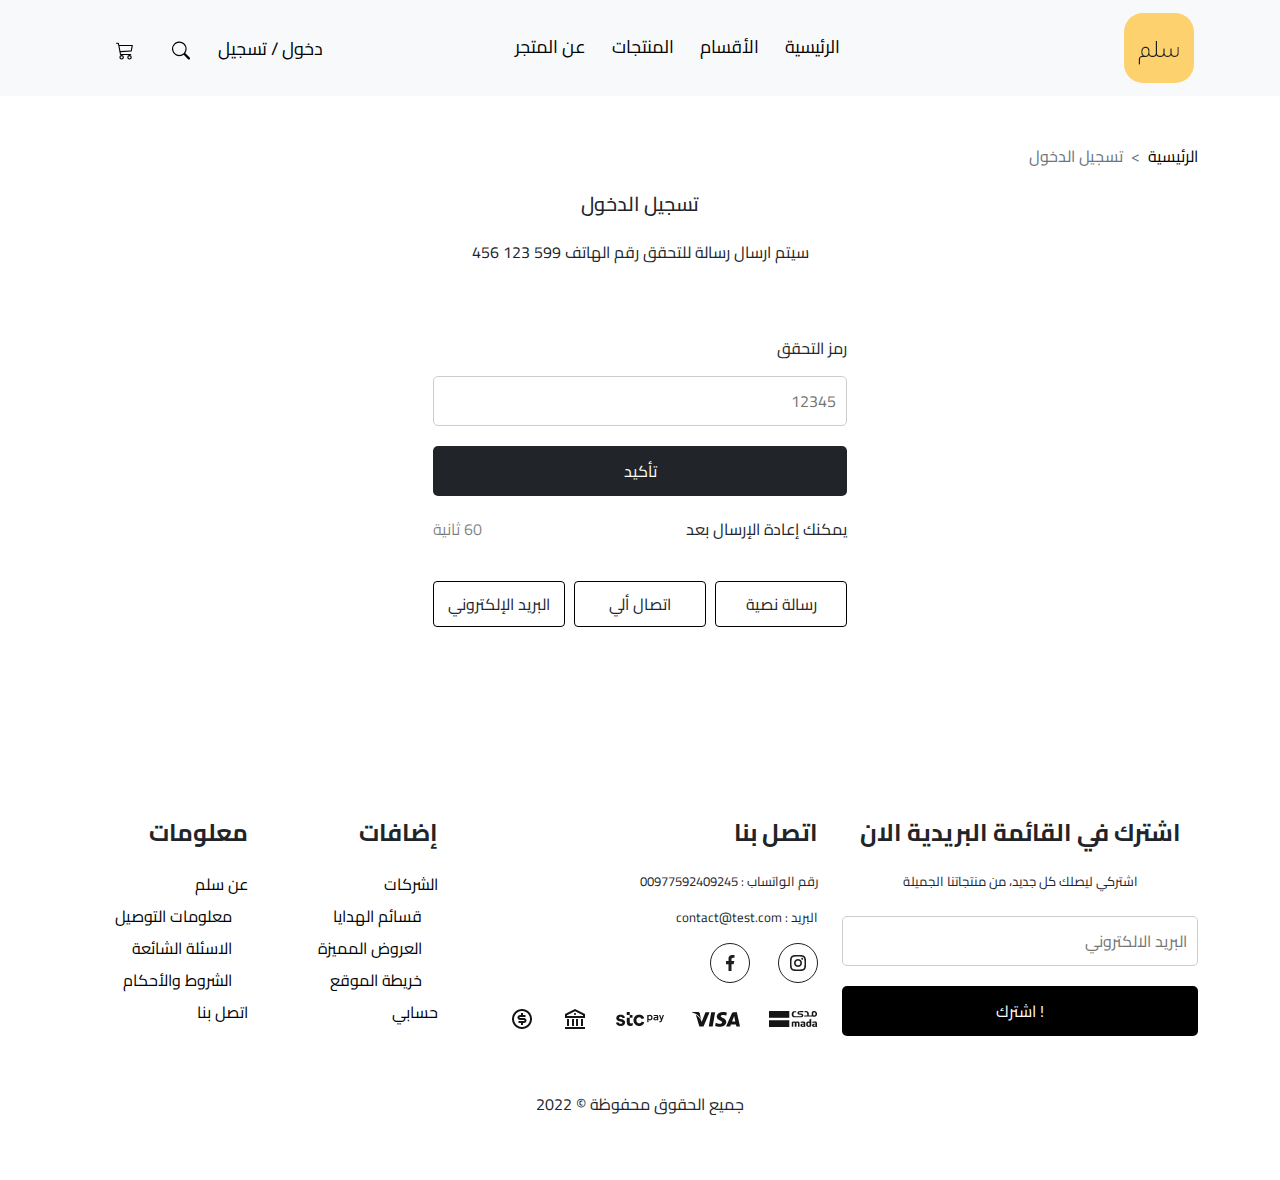
<file: messagevertify.html>
<!DOCTYPE html>
<html lang="ar" dir="rtl">
  <head>
    <meta charset="UTF-8" />
    <meta name="viewport" content="width=device-width, initial-scale=1.0" />
    <link rel="shortcut icon" href="./favicon.ico" type="image/x-icon" />
    <title>سلم</title>
    <link rel="preconnect" href="https://fonts.googleapis.com" />
    <link rel="preconnect" href="https://fonts.gstatic.com" crossorigin />
    <link
      href="https://fonts.googleapis.com/css2?family=Cairo:wght@200;300;400;500;600&family=Roboto:ital,wght@0,400;0,500;1,300;1,400;1,500&display=swap"
      rel="stylesheet"
    />
    <link rel="stylesheet" href="./css/bootstrap.rtl.min.css" />
    <link rel="stylesheet" href="./css/Home.css" />
  </head>
  <body>
    <!-- Start nav bar  -->
    <nav
      class="navbar navbar-expand-lg bg-light sticky-top sm-7-dark lg-bg-light"
    >
      <div class="container px-1 px-sm-3">
        <a class="navbar-brand me-0" href="./index.html">
          <img src="./assets/logo.png" alt="logo" />
        </a>

        <!-- mobil Search input -->
        <!-- <input placeholder="ابحث هنا" class="d-lg-none" /> -->
        <div class="position-relative">
          <button id="resSerarch" class="d-lg-none btn me-3">
            <svg
              xmlns="http://www.w3.org/2000/svg"
              width="18"
              height="19"
              fill="#000"
              class="bi bi-search"
              viewBox="0 0 16 16"
            >
              <path
                d="M11.742 10.344a6.5 6.5 0 1 0-1.397 1.398h-.001c.03.04.062.078.098.115l3.85 3.85a1 1 0 0 0 1.415-1.414l-3.85-3.85a1.007 1.007 0 0 0-.115-.1zM12 6.5a5.5 5.5 0 1 1-11 0 5.5 5.5 0 0 1 11 0z"
              />
            </svg>
          </button>
          <div id="smSearch" class="SearchForm d-lg-none">
            <input />
            <button>بحث</button>
          </div>
          <button
            class="navbar-toggler"
            type="button"
            data-bs-toggle="collapse"
            data-bs-target="#navbarSupportedContent"
            aria-controls="navbarSupportedContent"
            aria-expanded="false"
            aria-label="Toggle navigation"
          >
            <svg
              xmlns="http://www.w3.org/2000/svg"
              width="30"
              height="30"
              fill="currentColor"
              class="bi bi-list"
              viewBox="0 0 16 16"
            >
              <path
                fill-rule="evenodd"
                d="M2.5 12a.5.5 0 0 1 .5-.5h10a.5.5 0 0 1 0 1H3a.5.5 0 0 1-.5-.5zm0-4a.5.5 0 0 1 .5-.5h10a.5.5 0 0 1 0 1H3a.5.5 0 0 1-.5-.5zm0-4a.5.5 0 0 1 .5-.5h10a.5.5 0 0 1 0 1H3a.5.5 0 0 1-.5-.5z"
              />
            </svg>
          </button>
        </div>

        <div class="collapse navbar-collapse" id="navbarSupportedContent">
          <div
            class="container col-lg-9 me-0 d-flex justify-content-between bg-light"
          >
            <ul class="navbar-nav ms-lg-0 ms-sm-auto mb-2 mb-lg-0">
              <li class="nav-item">
                <a
                  class="nav-link active"
                  aria-current="page"
                  href="./index.html"
                  >الرئيسية</a
                >
              </li>
              <li class="nav-item">
                <a class="nav-link" href="#">الأقسام</a>
              </li>
              <li class="nav-item">
                <a class="nav-link" href="./products.html">المنتجات</a>
              </li>
              <li class="nav-item">
                <a class="nav-link" href="#">عن المتجر</a>
              </li>
              <li class="nav-item d-lg-none">
                <a class="nav-link" href="./auth.html">دخول / تسجيل</a>
              </li>
              <li class="nav-item d-lg-none">
                <a class="nav-link" href="./cart.html">عربة التسوق</a>
              </li>
            </ul>
            <div class="navLeft d-none d-lg-flex align-items-center">
              <a class="nav-link p-0 me-2" href="./auth.html">دخول / تسجيل</a>
              <div class="iconContainer">
                <button id="lgSearchbtn" class="openSearch">
                  <svg
                    xmlns="http://www.w3.org/2000/svg"
                    width="18"
                    height="19"
                    fill="#000"
                    class="bi bi-search"
                    viewBox="0 0 16 16"
                  >
                    <path
                      d="M11.742 10.344a6.5 6.5 0 1 0-1.397 1.398h-.001c.03.04.062.078.098.115l3.85 3.85a1 1 0 0 0 1.415-1.414l-3.85-3.85a1.007 1.007 0 0 0-.115-.1zM12 6.5a5.5 5.5 0 1 1-11 0 5.5 5.5 0 0 1 11 0z"
                    />
                  </svg>
                </button>
                <!-- Search form -->
                <div id="lgSearch" class="SearchForm">
                  <input />
                  <button>بحث</button>
                </div>
              </div>
              <div class="iconContainer ms-2 me-2">
                <button class="openCart">
                  <svg
                    xmlns="http://www.w3.org/2000/svg"
                    width="18"
                    height="19"
                    fill="#000"
                    class="bi bi-cart3"
                    viewBox="0 0 16 16"
                  >
                    <path
                      d="M0 1.5A.5.5 0 0 1 .5 1H2a.5.5 0 0 1 .485.379L2.89 3H14.5a.5.5 0 0 1 .49.598l-1 5a.5.5 0 0 1-.465.401l-9.397.472L4.415 11H13a.5.5 0 0 1 0 1H4a.5.5 0 0 1-.491-.408L2.01 3.607 1.61 2H.5a.5.5 0 0 1-.5-.5zM3.102 4l.84 4.479 9.144-.459L13.89 4H3.102zM5 12a2 2 0 1 0 0 4 2 2 0 0 0 0-4zm7 0a2 2 0 1 0 0 4 2 2 0 0 0 0-4zm-7 1a1 1 0 1 1 0 2 1 1 0 0 1 0-2zm7 0a1 1 0 1 1 0 2 1 1 0 0 1 0-2z"
                    />
                  </svg>
                </button>

                <!-- the card menu -->
                <ul class="cartmenu">
                  <li>
                    <img
                      class="img-fluid"
                      src="./assets/cartProduct.png"
                      alt="carProduct"
                    />
                    <a href="./product.html"> <p>كأس كنتو 350 مل (زيتي)</p> </a>
                    <button>
                      <svg
                        xmlns="http://www.w3.org/2000/svg"
                        width="20"
                        height="20"
                        fill="currentColor"
                        class="bi bi-x-circle"
                        viewBox="0 0 16 16"
                      >
                        <path
                          d="M8 15A7 7 0 1 1 8 1a7 7 0 0 1 0 14zm0 1A8 8 0 1 0 8 0a8 8 0 0 0 0 16z"
                        />
                        <path
                          d="M4.646 4.646a.5.5 0 0 1 .708 0L8 7.293l2.646-2.647a.5.5 0 0 1 .708.708L8.707 8l2.647 2.646a.5.5 0 0 1-.708.708L8 8.707l-2.646 2.647a.5.5 0 0 1-.708-.708L7.293 8 4.646 5.354a.5.5 0 0 1 0-.708z"
                        />
                      </svg>
                    </button>
                  </li>
                  <li>
                    <img
                      class="img-fluid"
                      src="./assets/cartProduct.png"
                      alt="carProduct"
                    />
                    <a href="./product.html"> <p>كأس كنتو 350 مل (زيتي)</p> </a>
                    <button>
                      <svg
                        xmlns="http://www.w3.org/2000/svg"
                        width="20"
                        height="20"
                        fill="currentColor"
                        class="bi bi-x-circle"
                        viewBox="0 0 16 16"
                      >
                        <path
                          d="M8 15A7 7 0 1 1 8 1a7 7 0 0 1 0 14zm0 1A8 8 0 1 0 8 0a8 8 0 0 0 0 16z"
                        />
                        <path
                          d="M4.646 4.646a.5.5 0 0 1 .708 0L8 7.293l2.646-2.647a.5.5 0 0 1 .708.708L8.707 8l2.647 2.646a.5.5 0 0 1-.708.708L8 8.707l-2.646 2.647a.5.5 0 0 1-.708-.708L7.293 8 4.646 5.354a.5.5 0 0 1 0-.708z"
                        />
                      </svg>
                    </button>
                  </li>
                  <li>
                    <img
                      class="img-fluid"
                      src="./assets/cartProduct.png"
                      alt="carProduct"
                    />
                    <a href="./product.html"> <p>كأس كنتو 350 مل (زيتي)</p> </a>
                    <button>
                      <svg
                        xmlns="http://www.w3.org/2000/svg"
                        width="20"
                        height="20"
                        fill="currentColor"
                        class="bi bi-x-circle"
                        viewBox="0 0 16 16"
                      >
                        <path
                          d="M8 15A7 7 0 1 1 8 1a7 7 0 0 1 0 14zm0 1A8 8 0 1 0 8 0a8 8 0 0 0 0 16z"
                        />
                        <path
                          d="M4.646 4.646a.5.5 0 0 1 .708 0L8 7.293l2.646-2.647a.5.5 0 0 1 .708.708L8.707 8l2.647 2.646a.5.5 0 0 1-.708.708L8 8.707l-2.646 2.647a.5.5 0 0 1-.708-.708L7.293 8 4.646 5.354a.5.5 0 0 1 0-.708z"
                        />
                      </svg>
                    </button>
                  </li>
                  <li>
                    <img
                      class="img-fluid"
                      src="./assets/cartProduct.png"
                      alt="carProduct"
                    />
                    <a href="./product.html"> <p>كأس كنتو 350 مل (زيتي)</p> </a>
                    <button>
                      <svg
                        xmlns="http://www.w3.org/2000/svg"
                        width="20"
                        height="20"
                        fill="currentColor"
                        class="bi bi-x-circle"
                        viewBox="0 0 16 16"
                      >
                        <path
                          d="M8 15A7 7 0 1 1 8 1a7 7 0 0 1 0 14zm0 1A8 8 0 1 0 8 0a8 8 0 0 0 0 16z"
                        />
                        <path
                          d="M4.646 4.646a.5.5 0 0 1 .708 0L8 7.293l2.646-2.647a.5.5 0 0 1 .708.708L8.707 8l2.647 2.646a.5.5 0 0 1-.708.708L8 8.707l-2.646 2.647a.5.5 0 0 1-.708-.708L7.293 8 4.646 5.354a.5.5 0 0 1 0-.708z"
                        />
                      </svg>
                    </button>
                  </li>
                  <div class="list-buttons">
                    <button class="close">اغلاق</button>
                    <a href="./cart.html" class="gotocart">عربة التسوق</a>
                  </div>
                </ul>
              </div>
              <!-- model to close the SearchForm and cartmenu -->
            </div>
          </div>
        </div>
        <div class="modelclose"></div>
      </div>
    </nav>
    <!-- End nav bar  -->

    <!-- To up button -->
    <button id="up">
      <svg
        xmlns="http://www.w3.org/2000/svg"
        width="25"
        height="25"
        fill="currentColor"
        class="bi bi-chevron-double-up"
        viewBox="0 0 16 16"
      >
        <path
          fill-rule="evenodd"
          d="M7.646 2.646a.5.5 0 0 1 .708 0l6 6a.5.5 0 0 1-.708.708L8 3.707 2.354 9.354a.5.5 0 1 1-.708-.708l6-6z"
        />
        <path
          fill-rule="evenodd"
          d="M7.646 6.646a.5.5 0 0 1 .708 0l6 6a.5.5 0 0 1-.708.708L8 7.707l-5.646 5.647a.5.5 0 0 1-.708-.708l6-6z"
        />
      </svg>
    </button>

    <!-- Start the main section  -->
    <main class="pt-5 pb-5 mb-5">
      <!-- product header start -->
      <div class="container productsheader">
        <nav style="--bs-breadcrumb-divider: '>'" aria-label="breadcrumb">
          <ol class="breadcrumb">
            <li class="breadcrumb-item"><a href="./index.html">الرئيسية</a></li>
            <li class="breadcrumb-item active" aria-current="page">
              تسجيل الدخول
            </li>
          </ol>
        </nav>
      </div>
      <div class="container col-lg-8 text-center messagevertify">
        <h5 class="my-4">تسجيل الدخول</h5>
        <p>سيتم ارسال رسالة للتحقق رقم الهاتف  599 123 456</p>
        <div class="col-lg-6 my-5 m-auto auth ">
          <form>
            <p class="text-start mt-4">رمز التحقق</p>
            <input class="formInput" type="number" placeholder="12345" />
            <button class="btn-dark">تأكيد</button>
          </form>
          <div class="my-3 resendtext ">
            <p>يمكنك إعادة الإرسال بعد</p>
            <p id="" class="text-black-50"> <span id="counter">60</span> ثانية </p>
          </div>
          <button class="btn resendbtn my-3">إعادة الإرسال</button>
          <div class="d-flex justify-content-between my-4 MButtons">
            <a href="./mobileauth.html" class="btn">رسالة نصية</a>
            <a href="" class="btn"> اتصال  ألي</a>
            <a href="./auth.html" class="btn">البريد الإلكتروني</a>
          </div>
        </div>
      </div>
    </main>
    <!-- End the main section  -->
  <!-- footer section -->
  <footer class="footer pt-5 pb-5 text-center text-md-start">
    <div class="container">
      <div class="row">
        <div class="col-md-6 col-lg-4 text-center">
          <h4 class="mt-3 mt-lg-0">اشترك في القائمة البريدية الان</h4>
          <span class="mb-5">اشتركي ليصلك كل جديد، من منتجاتنا الجميلة</span>
          <div class="footerForm mt-4">
            <input class="formInput" type="email" placeholder="البريد الالكتروني" />
            <button class="btn-dark">! اشترك</button>
          </div>
        </div>
        <div class="col-md-6 col-lg-4">
          <h4 class="mt-3 mt-lg-0">اتصل بنا</h4>
          <span>رقم الواتساب : 00977592409245</span>
          <span class="d-block my-3">البريد : contact@test.com</span>
          <div class="mb-4">
            <img
              src="./assets/instagram.png"
              class="img-fluid me-4"
              alt="instagram"
            />
            <img
              src="./assets/facebook.png"
              class="img-fluid"
              alt="facebook"
            />
          </div>
          <div
            class="d-flex justify-content-between align-items-center pe-lg-5"
          >
            <img src="./assets/mada.png" class="img-fluid" alt="mada" />
            <img src="./assets/visa.png" class="img-fluid" alt="visa" />
            <img src="./assets/stc.png" class="img-fluid" alt="stc" />
            <img src="./assets/bank.png" class="img-fluid" alt="bank" />
            <img src="./assets/money.png" class="img-fluid" alt="money" />
          </div>
        </div>
        <div class="col-md-6 col-lg-2">
          <h4 class="mt-3 mt-lg-0">إضافات</h4>
          <ul class="list-unstyled lh-lg">
            <li><a href="">الشركات</a></li>
            <ul class="list-unstyled lh-lg ms-3">
              <li><a href="">قسائم الهدايا</a></li>
              <li><a href="">العروض المميزة</a></li>
              <li><a href=""> خريطة الموقع</a></li>
            </ul>
            <li><a href="">حسابي</a></li>
          </ul>
        </div>
        <div class="col-md-6 col-lg-2">
          <h4 class="mt-3 mt-lg-0">معلومات</h4>
          <ul class="list-unstyled lh-lg">
            <li><a href=""> عن سلم</a></li>
            <ul class="list-unstyled lh-lg ms-3">
              <li><a href="">معلومات التوصيل </a></li>
              <li><a href="">الاسئلة الشائعة </a></li>
              <li><a href="">الشروط والأحكام </a></li>
            </ul>
            <li><a href="">اتصل بنا</a></li>
          </ul>
        </div>
      </div>
      <p class="text-center mt-5">جميع الحقوق محفوظة © 2022</p>
    </div>
  </footer>
    <script src="./js/main.js"></script>
    <script src="./js/messagevertify.js"></script>
    <script src="./js/bootstrap.bundle.min.js"></script>
  </body>
</html>
</file>
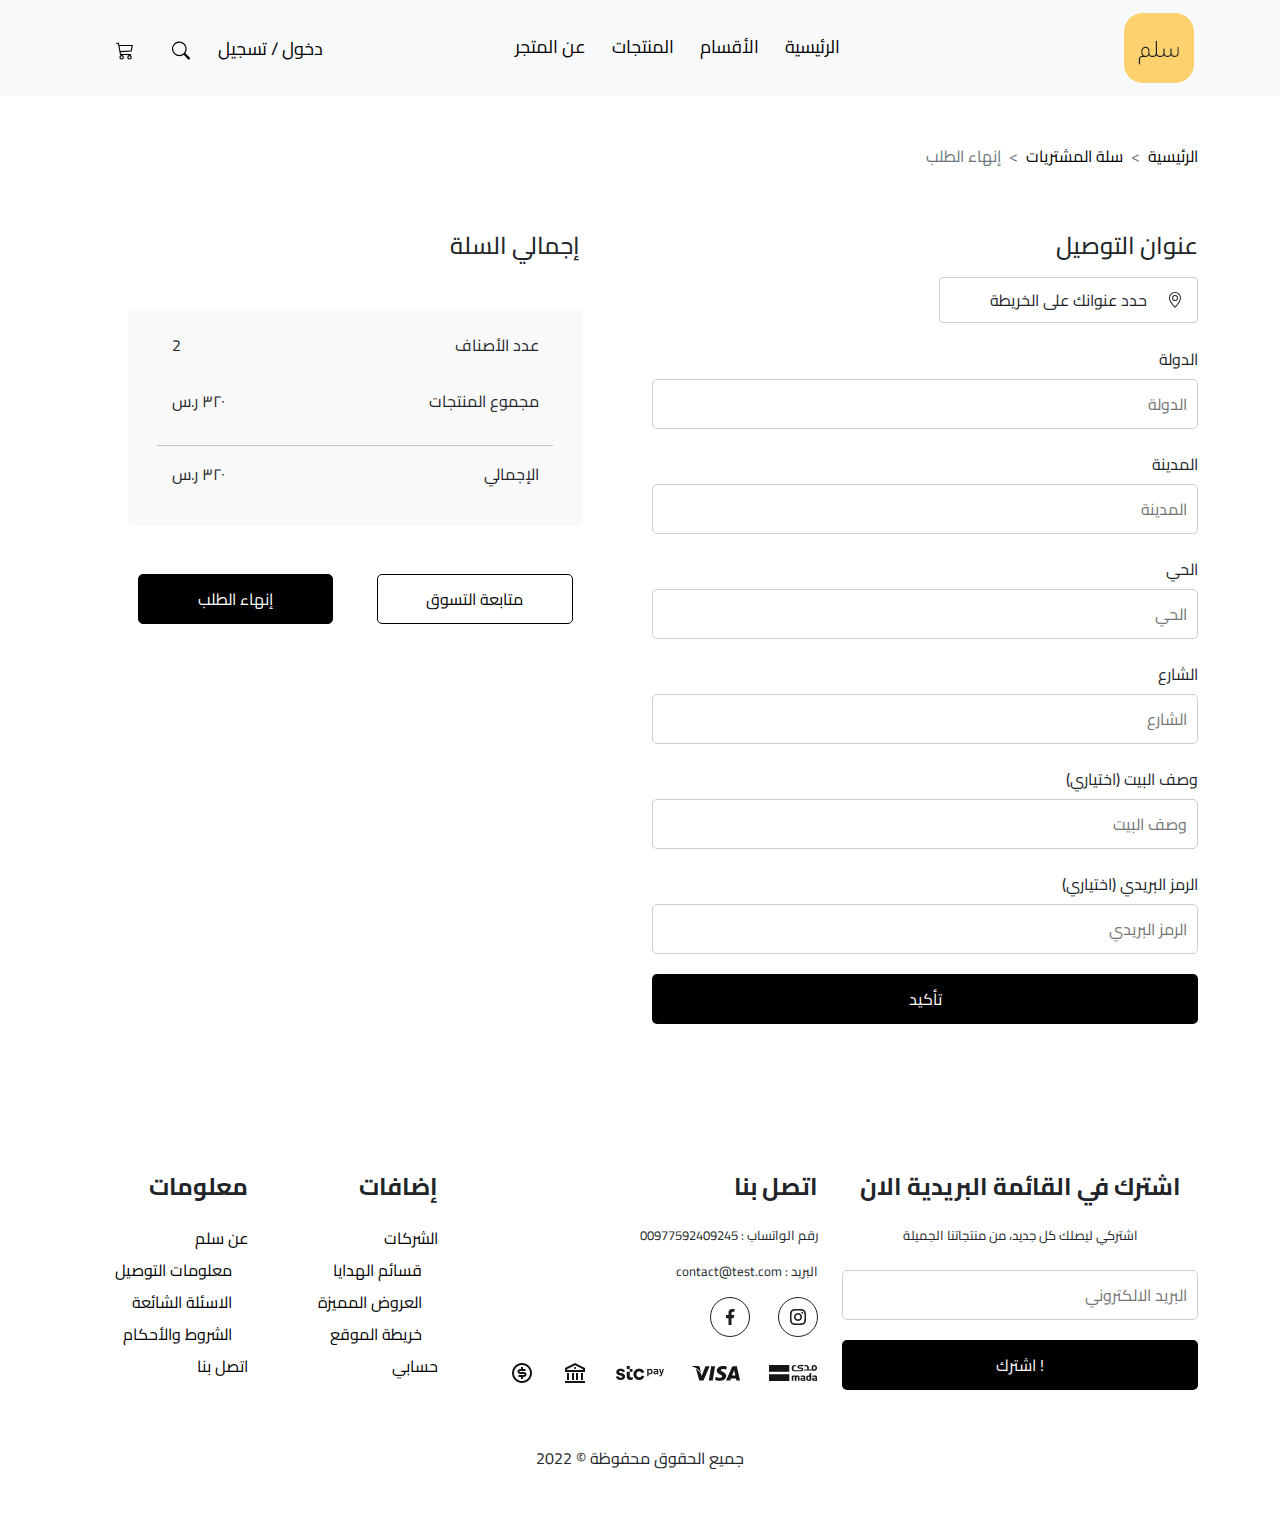
<file: order.html>
<!DOCTYPE html>
<html lang="ar" dir="rtl">
  <head>
    <meta charset="UTF-8" />
    <meta name="viewport" content="width=device-width, initial-scale=1.0" />
    <link rel="shortcut icon" href="./favicon.ico" type="image/x-icon" />
    <title>سلم</title>
    <link rel="preconnect" href="https://fonts.googleapis.com" />
    <link rel="preconnect" href="https://fonts.gstatic.com" crossorigin />
    <link
      href="https://fonts.googleapis.com/css2?family=Cairo:wght@200;300;400;500;600&family=Roboto:ital,wght@0,400;0,500;1,300;1,400;1,500&display=swap"
      rel="stylesheet"
    />
    <link rel="stylesheet" href="./css/bootstrap.rtl.min.css" />
    <link rel="stylesheet" href="./css/Home.css" />
  </head>
  <body>
    <!-- Start nav bar  -->
    <nav
      class="navbar navbar-expand-lg bg-light sticky-top sm-7-dark lg-bg-light"
    >
      <div class="container px-1 px-sm-3">
        <a class="navbar-brand me-0" href="./index.html">
          <img src="./assets/logo.png" alt="logo" />
        </a>

        <!-- mobil Search input -->
        <!-- <input placeholder="ابحث هنا" class="d-lg-none" /> -->
        <div class="position-relative">
          <button id="resSerarch" class="d-lg-none btn me-3">
            <svg
              xmlns="http://www.w3.org/2000/svg"
              width="18"
              height="19"
              fill="#000"
              class="bi bi-search"
              viewBox="0 0 16 16"
            >
              <path
                d="M11.742 10.344a6.5 6.5 0 1 0-1.397 1.398h-.001c.03.04.062.078.098.115l3.85 3.85a1 1 0 0 0 1.415-1.414l-3.85-3.85a1.007 1.007 0 0 0-.115-.1zM12 6.5a5.5 5.5 0 1 1-11 0 5.5 5.5 0 0 1 11 0z"
              />
            </svg>
          </button>
          <div id="smSearch" class="SearchForm d-lg-none">
            <input />
            <button>بحث</button>
          </div>
          <button
            class="navbar-toggler"
            type="button"
            data-bs-toggle="collapse"
            data-bs-target="#navbarSupportedContent"
            aria-controls="navbarSupportedContent"
            aria-expanded="false"
            aria-label="Toggle navigation"
          >
            <svg
              xmlns="http://www.w3.org/2000/svg"
              width="30"
              height="30"
              fill="currentColor"
              class="bi bi-list"
              viewBox="0 0 16 16"
            >
              <path
                fill-rule="evenodd"
                d="M2.5 12a.5.5 0 0 1 .5-.5h10a.5.5 0 0 1 0 1H3a.5.5 0 0 1-.5-.5zm0-4a.5.5 0 0 1 .5-.5h10a.5.5 0 0 1 0 1H3a.5.5 0 0 1-.5-.5zm0-4a.5.5 0 0 1 .5-.5h10a.5.5 0 0 1 0 1H3a.5.5 0 0 1-.5-.5z"
              />
            </svg>
          </button>
        </div>

        <div class="collapse navbar-collapse" id="navbarSupportedContent">
          <div
            class="container col-lg-9 me-0 d-flex justify-content-between bg-light"
          >
            <ul class="navbar-nav ms-lg-0 ms-sm-auto mb-2 mb-lg-0">
              <li class="nav-item">
                <a
                  class="nav-link active"
                  aria-current="page"
                  href="./index.html"
                  >الرئيسية</a
                >
              </li>
              <li class="nav-item">
                <a class="nav-link" href="#">الأقسام</a>
              </li>
              <li class="nav-item">
                <a class="nav-link" href="./products.html">المنتجات</a>
              </li>
              <li class="nav-item">
                <a class="nav-link" href="#">عن المتجر</a>
              </li>
              <li class="nav-item d-lg-none">
                <a class="nav-link" href="./auth.html">دخول / تسجيل</a>
              </li>
              <li class="nav-item d-lg-none">
                <a class="nav-link" href="./cart.html">عربة التسوق</a>
              </li>
            </ul>
            <div class="navLeft d-none d-lg-flex align-items-center">
              <a class="nav-link p-0 me-2" href="./auth.html">دخول / تسجيل</a>
              <div class="iconContainer">
                <button id="lgSearchbtn" class="openSearch">
                  <svg
                    xmlns="http://www.w3.org/2000/svg"
                    width="18"
                    height="19"
                    fill="#000"
                    class="bi bi-search"
                    viewBox="0 0 16 16"
                  >
                    <path
                      d="M11.742 10.344a6.5 6.5 0 1 0-1.397 1.398h-.001c.03.04.062.078.098.115l3.85 3.85a1 1 0 0 0 1.415-1.414l-3.85-3.85a1.007 1.007 0 0 0-.115-.1zM12 6.5a5.5 5.5 0 1 1-11 0 5.5 5.5 0 0 1 11 0z"
                    />
                  </svg>
                </button>
                <!-- Search form -->
                <div id="lgSearch" class="SearchForm">
                  <input />
                  <button>بحث</button>
                </div>
              </div>
              <div class="iconContainer ms-2 me-2">
                <button class="openCart">
                  <svg
                    xmlns="http://www.w3.org/2000/svg"
                    width="18"
                    height="19"
                    fill="#000"
                    class="bi bi-cart3"
                    viewBox="0 0 16 16"
                  >
                    <path
                      d="M0 1.5A.5.5 0 0 1 .5 1H2a.5.5 0 0 1 .485.379L2.89 3H14.5a.5.5 0 0 1 .49.598l-1 5a.5.5 0 0 1-.465.401l-9.397.472L4.415 11H13a.5.5 0 0 1 0 1H4a.5.5 0 0 1-.491-.408L2.01 3.607 1.61 2H.5a.5.5 0 0 1-.5-.5zM3.102 4l.84 4.479 9.144-.459L13.89 4H3.102zM5 12a2 2 0 1 0 0 4 2 2 0 0 0 0-4zm7 0a2 2 0 1 0 0 4 2 2 0 0 0 0-4zm-7 1a1 1 0 1 1 0 2 1 1 0 0 1 0-2zm7 0a1 1 0 1 1 0 2 1 1 0 0 1 0-2z"
                    />
                  </svg>
                </button>

                <!-- the card menu -->
                <ul class="cartmenu">
                  <li>
                    <img
                      class="img-fluid"
                      src="./assets/cartProduct.png"
                      alt="carProduct"
                    />
                    <a href="./product.html"> <p>كأس كنتو 350 مل (زيتي)</p> </a>
                    <button>
                      <svg
                        xmlns="http://www.w3.org/2000/svg"
                        width="20"
                        height="20"
                        fill="currentColor"
                        class="bi bi-x-circle"
                        viewBox="0 0 16 16"
                      >
                        <path
                          d="M8 15A7 7 0 1 1 8 1a7 7 0 0 1 0 14zm0 1A8 8 0 1 0 8 0a8 8 0 0 0 0 16z"
                        />
                        <path
                          d="M4.646 4.646a.5.5 0 0 1 .708 0L8 7.293l2.646-2.647a.5.5 0 0 1 .708.708L8.707 8l2.647 2.646a.5.5 0 0 1-.708.708L8 8.707l-2.646 2.647a.5.5 0 0 1-.708-.708L7.293 8 4.646 5.354a.5.5 0 0 1 0-.708z"
                        />
                      </svg>
                    </button>
                  </li>
                  <li>
                    <img
                      class="img-fluid"
                      src="./assets/cartProduct.png"
                      alt="carProduct"
                    />
                    <a href="./product.html"> <p>كأس كنتو 350 مل (زيتي)</p> </a>
                    <button>
                      <svg
                        xmlns="http://www.w3.org/2000/svg"
                        width="20"
                        height="20"
                        fill="currentColor"
                        class="bi bi-x-circle"
                        viewBox="0 0 16 16"
                      >
                        <path
                          d="M8 15A7 7 0 1 1 8 1a7 7 0 0 1 0 14zm0 1A8 8 0 1 0 8 0a8 8 0 0 0 0 16z"
                        />
                        <path
                          d="M4.646 4.646a.5.5 0 0 1 .708 0L8 7.293l2.646-2.647a.5.5 0 0 1 .708.708L8.707 8l2.647 2.646a.5.5 0 0 1-.708.708L8 8.707l-2.646 2.647a.5.5 0 0 1-.708-.708L7.293 8 4.646 5.354a.5.5 0 0 1 0-.708z"
                        />
                      </svg>
                    </button>
                  </li>
                  <li>
                    <img
                      class="img-fluid"
                      src="./assets/cartProduct.png"
                      alt="carProduct"
                    />
                    <a href="./product.html"> <p>كأس كنتو 350 مل (زيتي)</p> </a>
                    <button>
                      <svg
                        xmlns="http://www.w3.org/2000/svg"
                        width="20"
                        height="20"
                        fill="currentColor"
                        class="bi bi-x-circle"
                        viewBox="0 0 16 16"
                      >
                        <path
                          d="M8 15A7 7 0 1 1 8 1a7 7 0 0 1 0 14zm0 1A8 8 0 1 0 8 0a8 8 0 0 0 0 16z"
                        />
                        <path
                          d="M4.646 4.646a.5.5 0 0 1 .708 0L8 7.293l2.646-2.647a.5.5 0 0 1 .708.708L8.707 8l2.647 2.646a.5.5 0 0 1-.708.708L8 8.707l-2.646 2.647a.5.5 0 0 1-.708-.708L7.293 8 4.646 5.354a.5.5 0 0 1 0-.708z"
                        />
                      </svg>
                    </button>
                  </li>
                  <li>
                    <img
                      class="img-fluid"
                      src="./assets/cartProduct.png"
                      alt="carProduct"
                    />
                    <a href="./product.html"> <p>كأس كنتو 350 مل (زيتي)</p> </a>
                    <button>
                      <svg
                        xmlns="http://www.w3.org/2000/svg"
                        width="20"
                        height="20"
                        fill="currentColor"
                        class="bi bi-x-circle"
                        viewBox="0 0 16 16"
                      >
                        <path
                          d="M8 15A7 7 0 1 1 8 1a7 7 0 0 1 0 14zm0 1A8 8 0 1 0 8 0a8 8 0 0 0 0 16z"
                        />
                        <path
                          d="M4.646 4.646a.5.5 0 0 1 .708 0L8 7.293l2.646-2.647a.5.5 0 0 1 .708.708L8.707 8l2.647 2.646a.5.5 0 0 1-.708.708L8 8.707l-2.646 2.647a.5.5 0 0 1-.708-.708L7.293 8 4.646 5.354a.5.5 0 0 1 0-.708z"
                        />
                      </svg>
                    </button>
                  </li>
                  <div class="list-buttons">
                    <button class="close">اغلاق</button>
                    <a href="./cart.html" class="gotocart">عربة التسوق</a>
                  </div>
                </ul>
              </div>
              <!-- model to close the SearchForm and cartmenu -->
            </div>
          </div>
        </div>
        <div class="modelclose"></div>
      </div>
    </nav>
    <!-- End nav bar  -->

    <!-- To up button -->
    <button id="up">
      <svg
        xmlns="http://www.w3.org/2000/svg"
        width="25"
        height="25"
        fill="currentColor"
        class="bi bi-chevron-double-up"
        viewBox="0 0 16 16"
      >
        <path
          fill-rule="evenodd"
          d="M7.646 2.646a.5.5 0 0 1 .708 0l6 6a.5.5 0 0 1-.708.708L8 3.707 2.354 9.354a.5.5 0 1 1-.708-.708l6-6z"
        />
        <path
          fill-rule="evenodd"
          d="M7.646 6.646a.5.5 0 0 1 .708 0l6 6a.5.5 0 0 1-.708.708L8 7.707l-5.646 5.647a.5.5 0 0 1-.708-.708l6-6z"
        />
      </svg>
    </button>
    <!-- Start the main section  -->
    <main class="pt-5 pb-5">
      <!-- product header start -->
      <div class="container productsheader">
        <nav style="--bs-breadcrumb-divider: '>'" aria-label="breadcrumb">
          <ol class="breadcrumb">
            <li class="breadcrumb-item"><a href="./index.html">الرئيسية</a></li>
            <li class="breadcrumb-item">
              <a href="./cart.html">سلة المشتريات</a>
            </li>
            <li class="breadcrumb-item active" aria-current="page">
              إنهاء الطلب
            </li>
          </ol>
        </nav>
      </div>

      <div class="container my-5">
        <div class="row">
          <!-- address form -->
          <div class="col-lg-6">
            <h4 class="my-3">عنوان التوصيل</h4>
            <form class="orderForm">
              <button type="button" class="btn mapbtn">
                حدد عنوانك على الخريطة
                <svg
                  xmlns="http://www.w3.org/2000/svg"
                  width="16"
                  height="16"
                  fill="currentColor"
                  class="bi bi-geo-alt"
                  viewBox="0 0 16 16"
                >
                  <path
                    d="M12.166 8.94c-.524 1.062-1.234 2.12-1.96 3.07A31.493 31.493 0 0 1 8 14.58a31.481 31.481 0 0 1-2.206-2.57c-.726-.95-1.436-2.008-1.96-3.07C3.304 7.867 3 6.862 3 6a5 5 0 0 1 10 0c0 .862-.305 1.867-.834 2.94zM8 16s6-5.686 6-10A6 6 0 0 0 2 6c0 4.314 6 10 6 10z"
                  />
                  <path
                    d="M8 8a2 2 0 1 1 0-4 2 2 0 0 1 0 4zm0 1a3 3 0 1 0 0-6 3 3 0 0 0 0 6z"
                  />
                </svg>
              </button>
              <p class="mt-4 mb-2">الدولة</p>
              <input class="formInput" type="text" placeholder="الدولة" />
              <p class="my-2">المدينة</p>
              <input  class="formInput" type="text" placeholder="المدينة" />
              <p class="my-2">الحي</p>
              <input class="formInput" type="text" placeholder="الحي" />
              <p class="my-2">الشارع</p>
              <input  class="formInput" type="text" placeholder="الشارع" />
              <p class="my-2">وصف البيت (اختياري)</p>
              <input  class="formInput" type="text" placeholder="وصف البيت" />
              <p class="my-2">الرمز البريدي (اختياري)</p>
              <input class="formInput" type="number" style="text-align:end;" placeholder="الرمز البريدي" />
              <button class="submit btn-dark">تأكيد</button>
            </form>
          </div>
          <!-- order total -->
          <div class="col-lg-6 text-lg-end">
            <h4 class="my-3 text-md-center text-lg-start ms-lg-5">
              إجمالي السلة
            </h4>
            <div class="container col-lg-10 my-5 p-2 orderSummery">
              <div class="row align-items-center my-3">
                <div
                  class="container d-flex align-items-center justify-content-between px-5"
                >
                  <p>عدد الأصناف</p>
                  <p>2</p>
                </div>
              </div>
              <div class="row align-items-center my-3">
                <div
                  class="container d-flex align-items-center justify-content-between px-5"
                >
                  <p>مجموع المنتجات</p>
                  <p>٣٢٠ ر.س</p>
                </div>
              </div>
              <hr class="px-5" />
              <div class="row align-items-center my-3">
                <div
                  class="container d-flex align-items-center justify-content-between px-5"
                >
                  <p>الإجمالي</p>
                  <p>٣٢٠ ر.س</p>
                </div>
              </div>
            </div>
            <div class="container mb-5">
              <div class="row">
                <div
                  class="m-auto col-lg-10 text-center cartbuttons d-flex justify-content-between px-0" >
                  <a href="">متابعة التسوق</a>
                  <a class="order" href="">إنهاء الطلب</a>
                </div>
              </div>
            </div>
          </div>
        </div>
      </div>
    </main>
    <!-- End the main section  -->

     <!-- footer section -->
     <footer class="footer pt-5 pb-5 text-center text-md-start">
      <div class="container">
        <div class="row">
          <div class="col-md-6 col-lg-4 text-center">
            <h4 class="mt-3 mt-lg-0">اشترك في القائمة البريدية الان</h4>
            <span class="mb-5">اشتركي ليصلك كل جديد، من منتجاتنا الجميلة</span>
            <div class="footerForm mt-4">
              <input class="formInput"  type="email" placeholder="البريد الالكتروني" />
              <button class="btn-dark">! اشترك</button>
            </div>
          </div>
          <div class="col-md-6 col-lg-4">
            <h4 class="mt-3 mt-lg-0">اتصل بنا</h4>
            <span>رقم الواتساب : 00977592409245</span>
            <span class="d-block my-3">البريد : contact@test.com</span>
            <div class="mb-4">
              <img
                src="./assets/instagram.png"
                class="img-fluid me-4"
                alt="instagram"
              />
              <img
                src="./assets/facebook.png"
                class="img-fluid"
                alt="facebook"
              />
            </div>
            <div
              class="d-flex justify-content-between align-items-center pe-lg-5"
            >
              <img src="./assets/mada.png" class="img-fluid" alt="mada" />
              <img src="./assets/visa.png" class="img-fluid" alt="visa" />
              <img src="./assets/stc.png" class="img-fluid" alt="stc" />
              <img src="./assets/bank.png" class="img-fluid" alt="bank" />
              <img src="./assets/money.png" class="img-fluid" alt="money" />
            </div>
          </div>
          <div class="col-md-6 col-lg-2">
            <h4 class="mt-3 mt-lg-0">إضافات</h4>
            <ul class="list-unstyled lh-lg">
              <li><a href="">الشركات</a></li>
              <ul class="list-unstyled lh-lg ms-3">
                <li><a href="">قسائم الهدايا</a></li>
                <li><a href="">العروض المميزة</a></li>
                <li><a href=""> خريطة الموقع</a></li>
              </ul>
              <li><a href="">حسابي</a></li>
            </ul>
          </div>
          <div class="col-md-6 col-lg-2">
            <h4 class="mt-3 mt-lg-0">معلومات</h4>
            <ul class="list-unstyled lh-lg">
              <li><a href=""> عن سلم</a></li>
              <ul class="list-unstyled lh-lg ms-3">
                <li><a href="">معلومات التوصيل </a></li>
                <li><a href="">الاسئلة الشائعة </a></li>
                <li><a href="">الشروط والأحكام </a></li>
              </ul>
              <li><a href="">اتصل بنا</a></li>
            </ul>
          </div>
        </div>
        <p class="text-center mt-5">جميع الحقوق محفوظة © 2022</p>
      </div>
    </footer>
    <script src="./js/main.js"></script>
    <script src="./js/bootstrap.bundle.min.js"></script>
  </body>
</html>
</file>
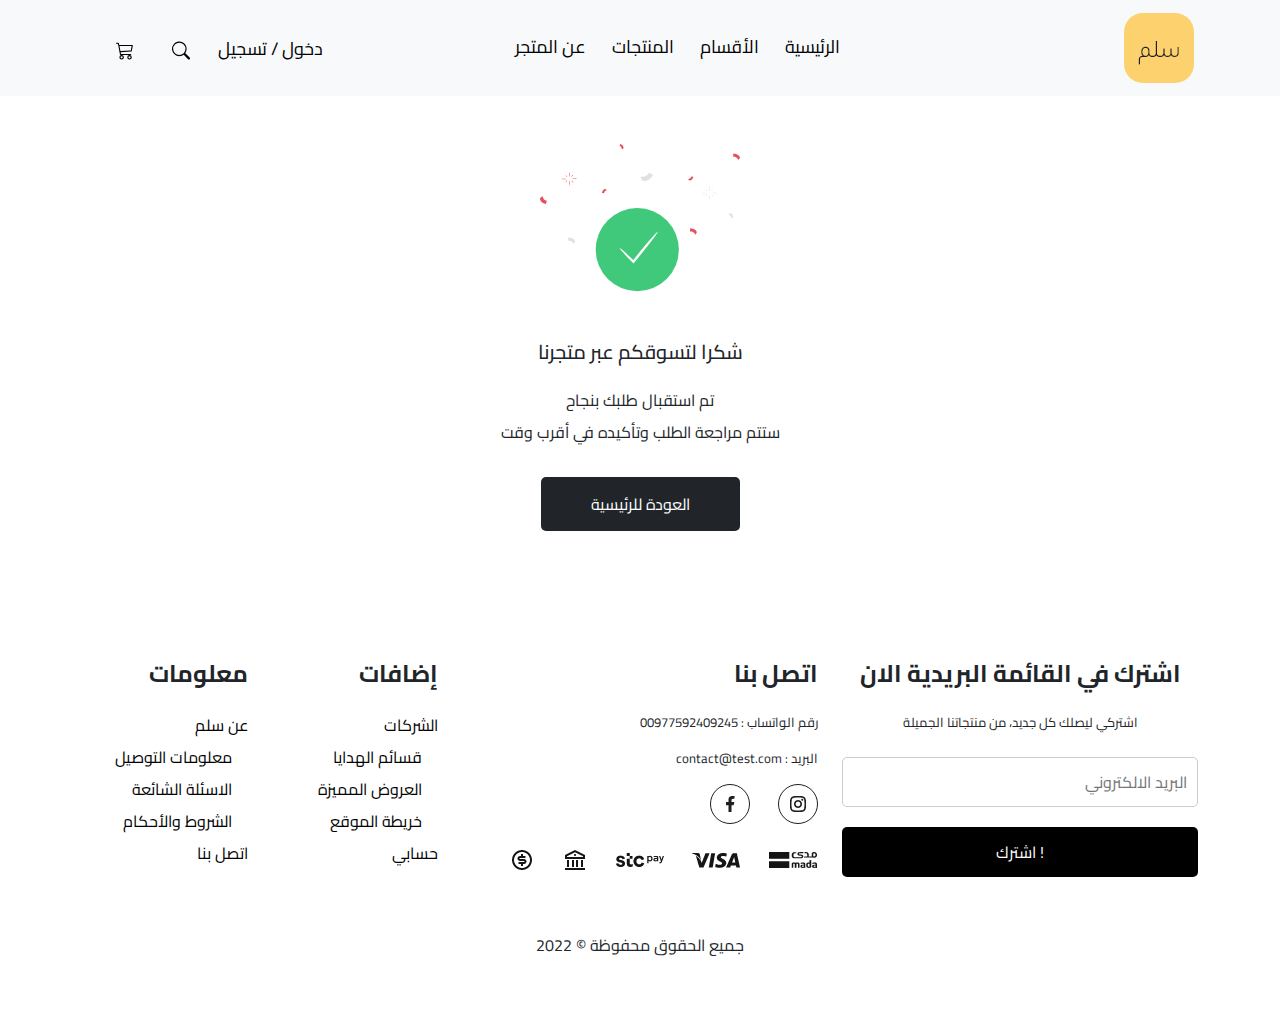
<file: orderfinish.html>
<!DOCTYPE html>
<html lang="ar" dir="rtl">
  <head>
    <meta charset="UTF-8" />
    <meta name="viewport" content="width=device-width, initial-scale=1.0" />
    <link rel="shortcut icon" href="./favicon.ico" type="image/x-icon" />
    <title>سلم</title>
    <link rel="preconnect" href="https://fonts.googleapis.com" />
    <link rel="preconnect" href="https://fonts.gstatic.com" crossorigin />
    <link
      href="https://fonts.googleapis.com/css2?family=Cairo:wght@200;300;400;500;600&family=Roboto:ital,wght@0,400;0,500;1,300;1,400;1,500&display=swap"
      rel="stylesheet"
    />
    <link rel="stylesheet" href="./css/bootstrap.rtl.min.css" />
    <link rel="stylesheet" href="./css/Home.css" />
  </head>
  <body>
    <!-- Start nav bar  -->
    <nav
      class="navbar navbar-expand-lg bg-light sticky-top sm-7-dark lg-bg-light"
    >
      <div class="container px-1 px-sm-3">
        <a class="navbar-brand me-0" href="./index.html">
          <img src="./assets/logo.png" alt="logo" />
        </a>

        <!-- mobil Search input -->
        <!-- <input placeholder="ابحث هنا" class="d-lg-none" /> -->
        <div class="position-relative">
          <button id="resSerarch" class="d-lg-none btn me-3">
            <svg
              xmlns="http://www.w3.org/2000/svg"
              width="18"
              height="19"
              fill="#000"
              class="bi bi-search"
              viewBox="0 0 16 16"
            >
              <path
                d="M11.742 10.344a6.5 6.5 0 1 0-1.397 1.398h-.001c.03.04.062.078.098.115l3.85 3.85a1 1 0 0 0 1.415-1.414l-3.85-3.85a1.007 1.007 0 0 0-.115-.1zM12 6.5a5.5 5.5 0 1 1-11 0 5.5 5.5 0 0 1 11 0z"
              />
            </svg>
          </button>
          <div id="smSearch" class="SearchForm d-lg-none">
            <input />
            <button>بحث</button>
          </div>
          <button
            class="navbar-toggler"
            type="button"
            data-bs-toggle="collapse"
            data-bs-target="#navbarSupportedContent"
            aria-controls="navbarSupportedContent"
            aria-expanded="false"
            aria-label="Toggle navigation"
          >
            <svg
              xmlns="http://www.w3.org/2000/svg"
              width="30"
              height="30"
              fill="currentColor"
              class="bi bi-list"
              viewBox="0 0 16 16"
            >
              <path
                fill-rule="evenodd"
                d="M2.5 12a.5.5 0 0 1 .5-.5h10a.5.5 0 0 1 0 1H3a.5.5 0 0 1-.5-.5zm0-4a.5.5 0 0 1 .5-.5h10a.5.5 0 0 1 0 1H3a.5.5 0 0 1-.5-.5zm0-4a.5.5 0 0 1 .5-.5h10a.5.5 0 0 1 0 1H3a.5.5 0 0 1-.5-.5z"
              />
            </svg>
          </button>
        </div>

        <div class="collapse navbar-collapse" id="navbarSupportedContent">
          <div
            class="container col-lg-9 me-0 d-flex justify-content-between bg-light"
          >
            <ul class="navbar-nav ms-lg-0 ms-sm-auto mb-2 mb-lg-0">
              <li class="nav-item">
                <a
                  class="nav-link active"
                  aria-current="page"
                  href="./index.html"
                  >الرئيسية</a
                >
              </li>
              <li class="nav-item">
                <a class="nav-link" href="#">الأقسام</a>
              </li>
              <li class="nav-item">
                <a class="nav-link" href="./products.html">المنتجات</a>
              </li>
              <li class="nav-item">
                <a class="nav-link" href="#">عن المتجر</a>
              </li>
              <li class="nav-item d-lg-none">
                <a class="nav-link" href="./auth.html">دخول / تسجيل</a>
              </li>
              <li class="nav-item d-lg-none">
                <a class="nav-link" href="./cart.html">عربة التسوق</a>
              </li>
            </ul>
            <div class="navLeft d-none d-lg-flex align-items-center">
              <a class="nav-link p-0 me-2" href="./auth.html">دخول / تسجيل</a>
              <div class="iconContainer">
                <button id="lgSearchbtn" class="openSearch">
                  <svg
                    xmlns="http://www.w3.org/2000/svg"
                    width="18"
                    height="19"
                    fill="#000"
                    class="bi bi-search"
                    viewBox="0 0 16 16"
                  >
                    <path
                      d="M11.742 10.344a6.5 6.5 0 1 0-1.397 1.398h-.001c.03.04.062.078.098.115l3.85 3.85a1 1 0 0 0 1.415-1.414l-3.85-3.85a1.007 1.007 0 0 0-.115-.1zM12 6.5a5.5 5.5 0 1 1-11 0 5.5 5.5 0 0 1 11 0z"
                    />
                  </svg>
                </button>
                <!-- Search form -->
                <div id="lgSearch" class="SearchForm">
                  <input />
                  <button>بحث</button>
                </div>
              </div>
              <div class="iconContainer ms-2 me-2">
                <button class="openCart">
                  <svg
                    xmlns="http://www.w3.org/2000/svg"
                    width="18"
                    height="19"
                    fill="#000"
                    class="bi bi-cart3"
                    viewBox="0 0 16 16"
                  >
                    <path
                      d="M0 1.5A.5.5 0 0 1 .5 1H2a.5.5 0 0 1 .485.379L2.89 3H14.5a.5.5 0 0 1 .49.598l-1 5a.5.5 0 0 1-.465.401l-9.397.472L4.415 11H13a.5.5 0 0 1 0 1H4a.5.5 0 0 1-.491-.408L2.01 3.607 1.61 2H.5a.5.5 0 0 1-.5-.5zM3.102 4l.84 4.479 9.144-.459L13.89 4H3.102zM5 12a2 2 0 1 0 0 4 2 2 0 0 0 0-4zm7 0a2 2 0 1 0 0 4 2 2 0 0 0 0-4zm-7 1a1 1 0 1 1 0 2 1 1 0 0 1 0-2zm7 0a1 1 0 1 1 0 2 1 1 0 0 1 0-2z"
                    />
                  </svg>
                </button>

                <!-- the card menu -->
                <ul class="cartmenu">
                  <li>
                    <img
                      class="img-fluid"
                      src="./assets/cartProduct.png"
                      alt="carProduct"
                    />
                    <a href="./product.html"> <p>كأس كنتو 350 مل (زيتي)</p> </a>
                    <button>
                      <svg
                        xmlns="http://www.w3.org/2000/svg"
                        width="20"
                        height="20"
                        fill="currentColor"
                        class="bi bi-x-circle"
                        viewBox="0 0 16 16"
                      >
                        <path
                          d="M8 15A7 7 0 1 1 8 1a7 7 0 0 1 0 14zm0 1A8 8 0 1 0 8 0a8 8 0 0 0 0 16z"
                        />
                        <path
                          d="M4.646 4.646a.5.5 0 0 1 .708 0L8 7.293l2.646-2.647a.5.5 0 0 1 .708.708L8.707 8l2.647 2.646a.5.5 0 0 1-.708.708L8 8.707l-2.646 2.647a.5.5 0 0 1-.708-.708L7.293 8 4.646 5.354a.5.5 0 0 1 0-.708z"
                        />
                      </svg>
                    </button>
                  </li>
                  <li>
                    <img
                      class="img-fluid"
                      src="./assets/cartProduct.png"
                      alt="carProduct"
                    />
                    <a href="./product.html"> <p>كأس كنتو 350 مل (زيتي)</p> </a>
                    <button>
                      <svg
                        xmlns="http://www.w3.org/2000/svg"
                        width="20"
                        height="20"
                        fill="currentColor"
                        class="bi bi-x-circle"
                        viewBox="0 0 16 16"
                      >
                        <path
                          d="M8 15A7 7 0 1 1 8 1a7 7 0 0 1 0 14zm0 1A8 8 0 1 0 8 0a8 8 0 0 0 0 16z"
                        />
                        <path
                          d="M4.646 4.646a.5.5 0 0 1 .708 0L8 7.293l2.646-2.647a.5.5 0 0 1 .708.708L8.707 8l2.647 2.646a.5.5 0 0 1-.708.708L8 8.707l-2.646 2.647a.5.5 0 0 1-.708-.708L7.293 8 4.646 5.354a.5.5 0 0 1 0-.708z"
                        />
                      </svg>
                    </button>
                  </li>
                  <li>
                    <img
                      class="img-fluid"
                      src="./assets/cartProduct.png"
                      alt="carProduct"
                    />
                    <a href="./product.html"> <p>كأس كنتو 350 مل (زيتي)</p> </a>
                    <button>
                      <svg
                        xmlns="http://www.w3.org/2000/svg"
                        width="20"
                        height="20"
                        fill="currentColor"
                        class="bi bi-x-circle"
                        viewBox="0 0 16 16"
                      >
                        <path
                          d="M8 15A7 7 0 1 1 8 1a7 7 0 0 1 0 14zm0 1A8 8 0 1 0 8 0a8 8 0 0 0 0 16z"
                        />
                        <path
                          d="M4.646 4.646a.5.5 0 0 1 .708 0L8 7.293l2.646-2.647a.5.5 0 0 1 .708.708L8.707 8l2.647 2.646a.5.5 0 0 1-.708.708L8 8.707l-2.646 2.647a.5.5 0 0 1-.708-.708L7.293 8 4.646 5.354a.5.5 0 0 1 0-.708z"
                        />
                      </svg>
                    </button>
                  </li>
                  <li>
                    <img
                      class="img-fluid"
                      src="./assets/cartProduct.png"
                      alt="carProduct"
                    />
                    <a href="./product.html"> <p>كأس كنتو 350 مل (زيتي)</p> </a>
                    <button>
                      <svg
                        xmlns="http://www.w3.org/2000/svg"
                        width="20"
                        height="20"
                        fill="currentColor"
                        class="bi bi-x-circle"
                        viewBox="0 0 16 16"
                      >
                        <path
                          d="M8 15A7 7 0 1 1 8 1a7 7 0 0 1 0 14zm0 1A8 8 0 1 0 8 0a8 8 0 0 0 0 16z"
                        />
                        <path
                          d="M4.646 4.646a.5.5 0 0 1 .708 0L8 7.293l2.646-2.647a.5.5 0 0 1 .708.708L8.707 8l2.647 2.646a.5.5 0 0 1-.708.708L8 8.707l-2.646 2.647a.5.5 0 0 1-.708-.708L7.293 8 4.646 5.354a.5.5 0 0 1 0-.708z"
                        />
                      </svg>
                    </button>
                  </li>
                  <div class="list-buttons">
                    <button class="close">اغلاق</button>
                    <a href="./cart.html" class="gotocart">عربة التسوق</a>
                  </div>
                </ul>
              </div>
              <!-- model to close the SearchForm and cartmenu -->
            </div>
          </div>
        </div>
        <div class="modelclose"></div>
      </div>
    </nav>
    <!-- End nav bar  -->

    <!-- To up button -->
    <button id="up">
      <svg
        xmlns="http://www.w3.org/2000/svg"
        width="25"
        height="25"
        fill="currentColor"
        class="bi bi-chevron-double-up"
        viewBox="0 0 16 16"
      >
        <path
          fill-rule="evenodd"
          d="M7.646 2.646a.5.5 0 0 1 .708 0l6 6a.5.5 0 0 1-.708.708L8 3.707 2.354 9.354a.5.5 0 1 1-.708-.708l6-6z"
        />
        <path
          fill-rule="evenodd"
          d="M7.646 6.646a.5.5 0 0 1 .708 0l6 6a.5.5 0 0 1-.708.708L8 7.707l-5.646 5.647a.5.5 0 0 1-.708-.708l6-6z"
        />
      </svg>
    </button>

    <!-- Start the main section  -->
    <main class="pt-5 pb-5 mb-5">
      <div class="container text-center">
        <img
          class="img-fluid mb-5"
          src="./assets/orderfinish.png"
          alt="orderfinish"
        />
        <h5 class="mb-4">شكرا لتسوقكم عبر متجرنا</h5>
        <p class="mb-2">تم استقبال طلبك بنجاح</p>
        <p class="mb-5">ستتم مراجعة الطلب وتأكيده في أقرب وقت</p>
        <a class="btn-dark"  href="./index.html" id="homelink">العودة للرئيسية</a>
      </div>
    </main>
    <!-- End the main section  -->

     <!-- footer section -->
     <footer class="footer pt-5 pb-5 text-center text-md-start">
      <div class="container">
        <div class="row">
          <div class="col-md-6 col-lg-4 text-center">
            <h4 class="mt-3 mt-lg-0">اشترك في القائمة البريدية الان</h4>
            <span class="mb-5">اشتركي ليصلك كل جديد، من منتجاتنا الجميلة</span>
            <div class="footerForm mt-4">
              <input class="formInput"  type="email" placeholder="البريد الالكتروني" />
              <button class="btn-dark">! اشترك</button>
            </div>
          </div>
          <div class="col-md-6 col-lg-4">
            <h4 class="mt-3 mt-lg-0">اتصل بنا</h4>
            <span>رقم الواتساب : 00977592409245</span>
            <span class="d-block my-3">البريد : contact@test.com</span>
            <div class="mb-4">
              <img
                src="./assets/instagram.png"
                class="img-fluid me-4"
                alt="instagram"
              />
              <img
                src="./assets/facebook.png"
                class="img-fluid"
                alt="facebook"
              />
            </div>
            <div
              class="d-flex justify-content-between align-items-center pe-lg-5"
            >
              <img src="./assets/mada.png" class="img-fluid" alt="mada" />
              <img src="./assets/visa.png" class="img-fluid" alt="visa" />
              <img src="./assets/stc.png" class="img-fluid" alt="stc" />
              <img src="./assets/bank.png" class="img-fluid" alt="bank" />
              <img src="./assets/money.png" class="img-fluid" alt="money" />
            </div>
          </div>
          <div class="col-md-6 col-lg-2">
            <h4 class="mt-3 mt-lg-0">إضافات</h4>
            <ul class="list-unstyled lh-lg">
              <li><a href="">الشركات</a></li>
              <ul class="list-unstyled lh-lg ms-3">
                <li><a href="">قسائم الهدايا</a></li>
                <li><a href="">العروض المميزة</a></li>
                <li><a href=""> خريطة الموقع</a></li>
              </ul>
              <li><a href="">حسابي</a></li>
            </ul>
          </div>
          <div class="col-md-6 col-lg-2">
            <h4 class="mt-3 mt-lg-0">معلومات</h4>
            <ul class="list-unstyled lh-lg">
              <li><a href=""> عن سلم</a></li>
              <ul class="list-unstyled lh-lg ms-3">
                <li><a href="">معلومات التوصيل </a></li>
                <li><a href="">الاسئلة الشائعة </a></li>
                <li><a href="">الشروط والأحكام </a></li>
              </ul>
              <li><a href="">اتصل بنا</a></li>
            </ul>
          </div>
        </div>
        <p class="text-center mt-5">جميع الحقوق محفوظة © 2022</p>
      </div>
    </footer>
    <script src="./js/main.js"></script>
    <script src="./js/bootstrap.bundle.min.js"></script>
  </body>
</html>
</file>
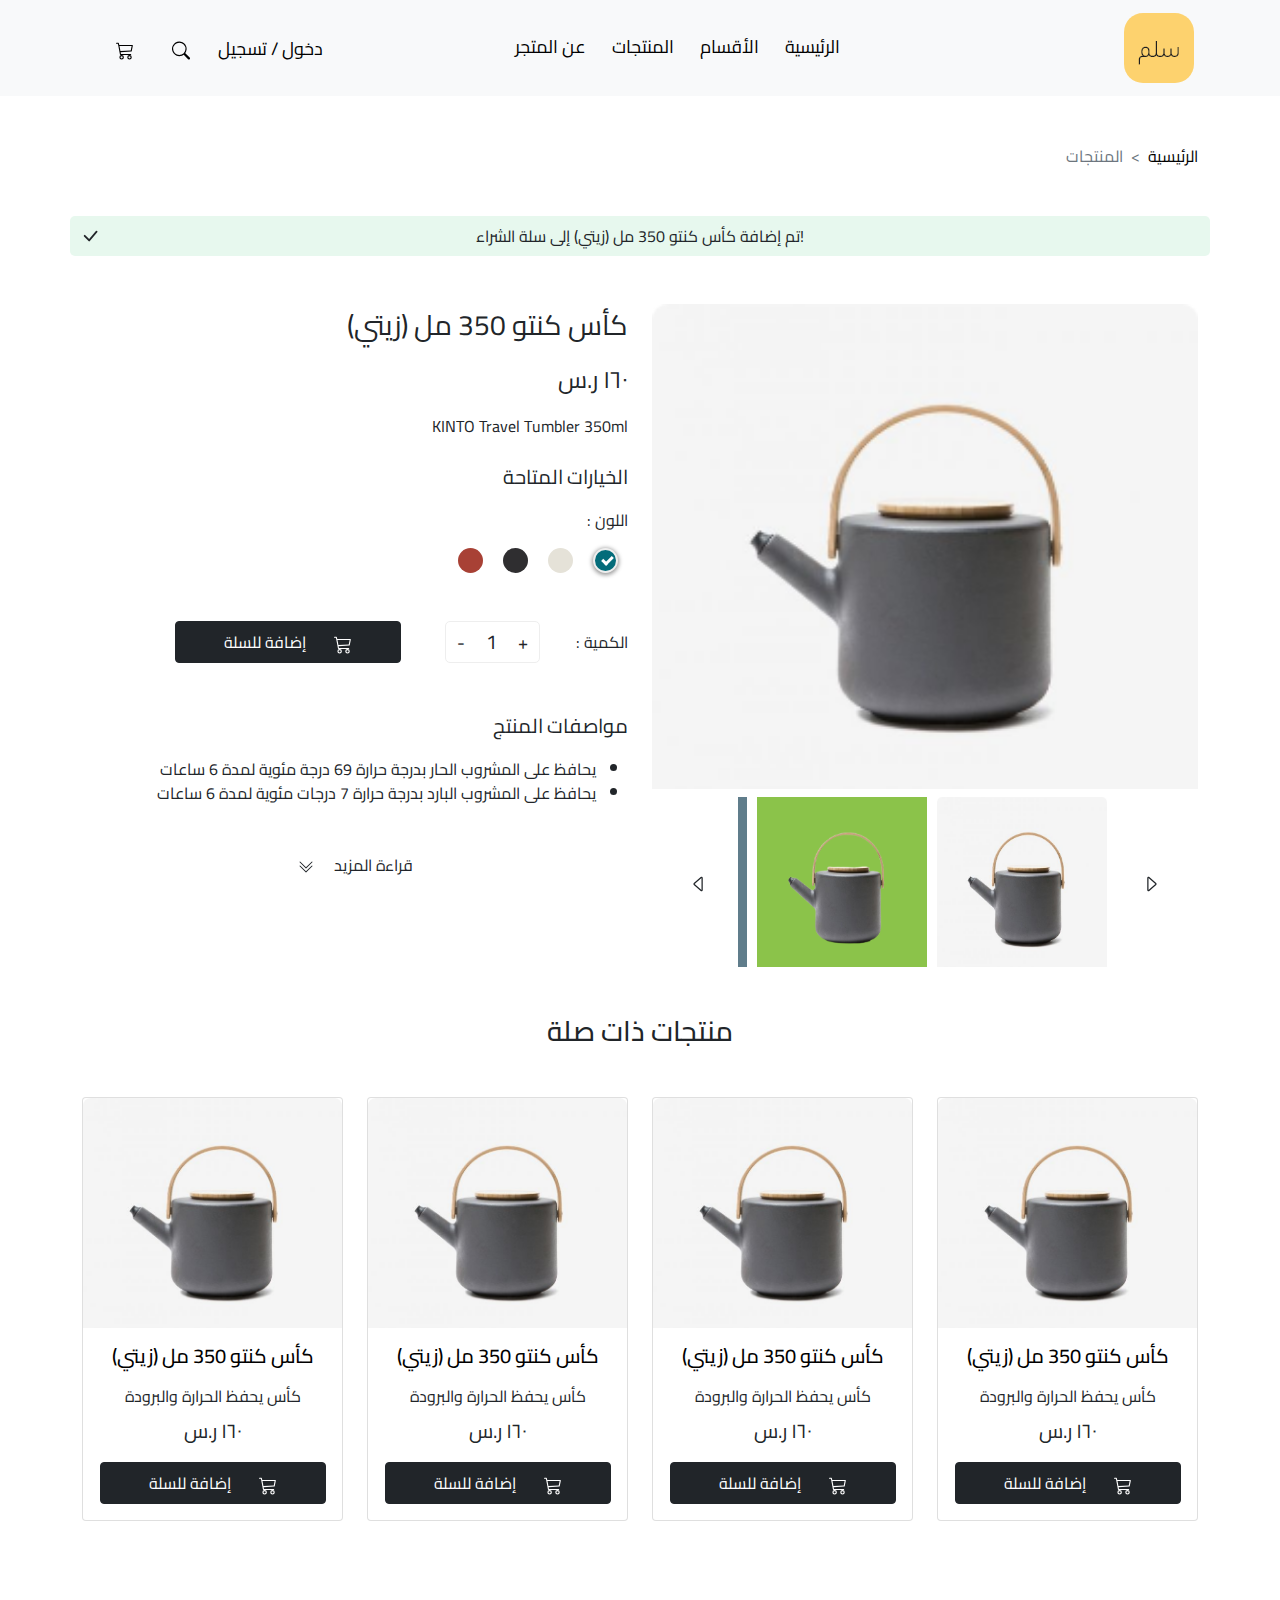
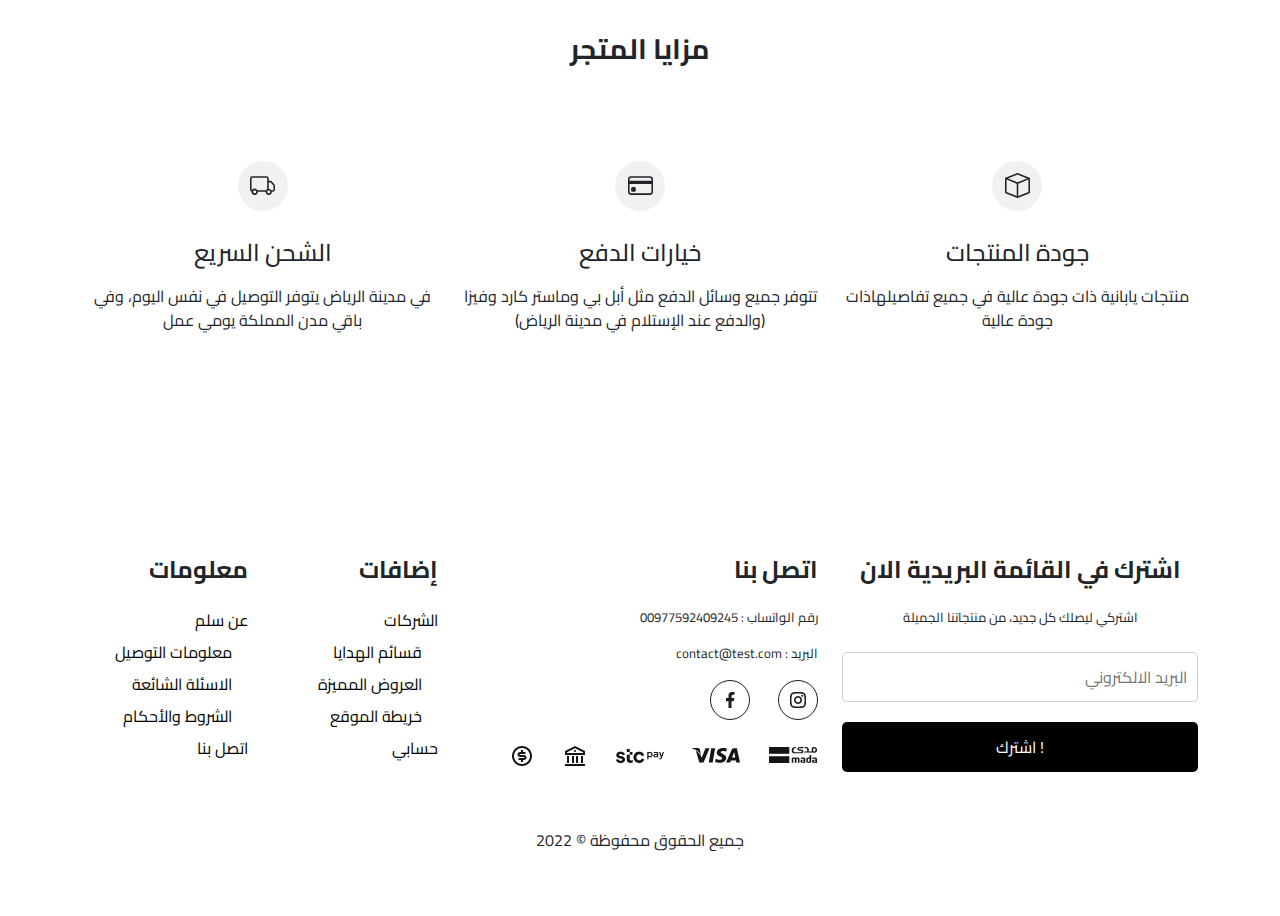
<file: product.html>
<!DOCTYPE html>
<html lang="ar" dir="rtl">
  <head>
    <meta charset="UTF-8" />
    <meta name="viewport" content="width=device-width, initial-scale=1.0" />
    <link rel="shortcut icon" href="./favicon.ico" type="image/x-icon" />
    <title>سلم</title>
    <link rel="preconnect" href="https://fonts.googleapis.com" />
    <link rel="preconnect" href="https://fonts.gstatic.com" crossorigin />
    <link
      href="https://fonts.googleapis.com/css2?family=Cairo:wght@200;300;400;500;600&family=Roboto:ital,wght@0,400;0,500;1,300;1,400;1,500&display=swap"
      rel="stylesheet"
    />
    <link rel="stylesheet" href="./css/bootstrap.rtl.min.css" />
    <link rel="stylesheet" href="./css/Home.css" />
  </head>
  <body>
    <!-- Start nav bar  -->
    <nav
      class="navbar navbar-expand-lg bg-light sticky-top sm-7-dark lg-bg-light"
    >
      <div class="container px-1 px-sm-3">
        <a class="navbar-brand me-0" href="./index.html">
          <img src="./assets/logo.png" alt="logo" />
        </a>

        <!-- mobil Search input -->
        <!-- <input placeholder="ابحث هنا" class="d-lg-none" /> -->
        <div class="position-relative">
          <button id="resSerarch" class="d-lg-none btn me-3">
            <svg
              xmlns="http://www.w3.org/2000/svg"
              width="18"
              height="19"
              fill="#000"
              class="bi bi-search"
              viewBox="0 0 16 16"
            >
              <path
                d="M11.742 10.344a6.5 6.5 0 1 0-1.397 1.398h-.001c.03.04.062.078.098.115l3.85 3.85a1 1 0 0 0 1.415-1.414l-3.85-3.85a1.007 1.007 0 0 0-.115-.1zM12 6.5a5.5 5.5 0 1 1-11 0 5.5 5.5 0 0 1 11 0z"
              />
            </svg>
          </button>
          <div id="smSearch" class="SearchForm d-lg-none">
            <input />
            <button>بحث</button>
          </div>
          <button
            class="navbar-toggler"
            type="button"
            data-bs-toggle="collapse"
            data-bs-target="#navbarSupportedContent"
            aria-controls="navbarSupportedContent"
            aria-expanded="false"
            aria-label="Toggle navigation"
          >
            <svg
              xmlns="http://www.w3.org/2000/svg"
              width="30"
              height="30"
              fill="currentColor"
              class="bi bi-list"
              viewBox="0 0 16 16"
            >
              <path
                fill-rule="evenodd"
                d="M2.5 12a.5.5 0 0 1 .5-.5h10a.5.5 0 0 1 0 1H3a.5.5 0 0 1-.5-.5zm0-4a.5.5 0 0 1 .5-.5h10a.5.5 0 0 1 0 1H3a.5.5 0 0 1-.5-.5zm0-4a.5.5 0 0 1 .5-.5h10a.5.5 0 0 1 0 1H3a.5.5 0 0 1-.5-.5z"
              />
            </svg>
          </button>
        </div>

        <div class="collapse navbar-collapse" id="navbarSupportedContent">
          <div
            class="container col-lg-9 me-0 d-flex justify-content-between bg-light"
          >
            <ul class="navbar-nav ms-lg-0 ms-sm-auto mb-2 mb-lg-0">
              <li class="nav-item">
                <a
                  class="nav-link active"
                  aria-current="page"
                  href="./index.html"
                  >الرئيسية</a
                >
              </li>
              <li class="nav-item">
                <a class="nav-link" href="#">الأقسام</a>
              </li>
              <li class="nav-item">
                <a class="nav-link" href="./products.html">المنتجات</a>
              </li>
              <li class="nav-item">
                <a class="nav-link" href="#">عن المتجر</a>
              </li>
              <li class="nav-item d-lg-none">
                <a class="nav-link" href="./auth.html">دخول / تسجيل</a>
              </li>
              <li class="nav-item d-lg-none">
                <a class="nav-link" href="./cart.html">عربة التسوق</a>
              </li>
            </ul>
            <div class="navLeft d-none d-lg-flex align-items-center">
              <a class="nav-link p-0 me-2" href="./auth.html">دخول / تسجيل</a>
              <div class="iconContainer">
                <button id="lgSearchbtn" class="openSearch">
                  <svg
                    xmlns="http://www.w3.org/2000/svg"
                    width="18"
                    height="19"
                    fill="#000"
                    class="bi bi-search"
                    viewBox="0 0 16 16"
                  >
                    <path
                      d="M11.742 10.344a6.5 6.5 0 1 0-1.397 1.398h-.001c.03.04.062.078.098.115l3.85 3.85a1 1 0 0 0 1.415-1.414l-3.85-3.85a1.007 1.007 0 0 0-.115-.1zM12 6.5a5.5 5.5 0 1 1-11 0 5.5 5.5 0 0 1 11 0z"
                    />
                  </svg>
                </button>
                <!-- Search form -->
                <div id="lgSearch" class="SearchForm">
                  <input />
                  <button>بحث</button>
                </div>
              </div>
              <div class="iconContainer ms-2 me-2">
                <button class="openCart">
                  <svg
                    xmlns="http://www.w3.org/2000/svg"
                    width="18"
                    height="19"
                    fill="#000"
                    class="bi bi-cart3"
                    viewBox="0 0 16 16"
                  >
                    <path
                      d="M0 1.5A.5.5 0 0 1 .5 1H2a.5.5 0 0 1 .485.379L2.89 3H14.5a.5.5 0 0 1 .49.598l-1 5a.5.5 0 0 1-.465.401l-9.397.472L4.415 11H13a.5.5 0 0 1 0 1H4a.5.5 0 0 1-.491-.408L2.01 3.607 1.61 2H.5a.5.5 0 0 1-.5-.5zM3.102 4l.84 4.479 9.144-.459L13.89 4H3.102zM5 12a2 2 0 1 0 0 4 2 2 0 0 0 0-4zm7 0a2 2 0 1 0 0 4 2 2 0 0 0 0-4zm-7 1a1 1 0 1 1 0 2 1 1 0 0 1 0-2zm7 0a1 1 0 1 1 0 2 1 1 0 0 1 0-2z"
                    />
                  </svg>
                </button>

                <!-- the card menu -->
                <ul class="cartmenu">
                  <li>
                    <img
                      class="img-fluid"
                      src="./assets/cartProduct.png"
                      alt="carProduct"
                    />
                    <a href="./product.html"> <p>كأس كنتو 350 مل (زيتي)</p> </a>
                    <button>
                      <svg
                        xmlns="http://www.w3.org/2000/svg"
                        width="20"
                        height="20"
                        fill="currentColor"
                        class="bi bi-x-circle"
                        viewBox="0 0 16 16"
                      >
                        <path
                          d="M8 15A7 7 0 1 1 8 1a7 7 0 0 1 0 14zm0 1A8 8 0 1 0 8 0a8 8 0 0 0 0 16z"
                        />
                        <path
                          d="M4.646 4.646a.5.5 0 0 1 .708 0L8 7.293l2.646-2.647a.5.5 0 0 1 .708.708L8.707 8l2.647 2.646a.5.5 0 0 1-.708.708L8 8.707l-2.646 2.647a.5.5 0 0 1-.708-.708L7.293 8 4.646 5.354a.5.5 0 0 1 0-.708z"
                        />
                      </svg>
                    </button>
                  </li>
                  <li>
                    <img
                      class="img-fluid"
                      src="./assets/cartProduct.png"
                      alt="carProduct"
                    />
                    <a href="./product.html"> <p>كأس كنتو 350 مل (زيتي)</p> </a>
                    <button>
                      <svg
                        xmlns="http://www.w3.org/2000/svg"
                        width="20"
                        height="20"
                        fill="currentColor"
                        class="bi bi-x-circle"
                        viewBox="0 0 16 16"
                      >
                        <path
                          d="M8 15A7 7 0 1 1 8 1a7 7 0 0 1 0 14zm0 1A8 8 0 1 0 8 0a8 8 0 0 0 0 16z"
                        />
                        <path
                          d="M4.646 4.646a.5.5 0 0 1 .708 0L8 7.293l2.646-2.647a.5.5 0 0 1 .708.708L8.707 8l2.647 2.646a.5.5 0 0 1-.708.708L8 8.707l-2.646 2.647a.5.5 0 0 1-.708-.708L7.293 8 4.646 5.354a.5.5 0 0 1 0-.708z"
                        />
                      </svg>
                    </button>
                  </li>
                  <li>
                    <img
                      class="img-fluid"
                      src="./assets/cartProduct.png"
                      alt="carProduct"
                    />
                    <a href="./product.html"> <p>كأس كنتو 350 مل (زيتي)</p> </a>
                    <button>
                      <svg
                        xmlns="http://www.w3.org/2000/svg"
                        width="20"
                        height="20"
                        fill="currentColor"
                        class="bi bi-x-circle"
                        viewBox="0 0 16 16"
                      >
                        <path
                          d="M8 15A7 7 0 1 1 8 1a7 7 0 0 1 0 14zm0 1A8 8 0 1 0 8 0a8 8 0 0 0 0 16z"
                        />
                        <path
                          d="M4.646 4.646a.5.5 0 0 1 .708 0L8 7.293l2.646-2.647a.5.5 0 0 1 .708.708L8.707 8l2.647 2.646a.5.5 0 0 1-.708.708L8 8.707l-2.646 2.647a.5.5 0 0 1-.708-.708L7.293 8 4.646 5.354a.5.5 0 0 1 0-.708z"
                        />
                      </svg>
                    </button>
                  </li>
                  <li>
                    <img
                      class="img-fluid"
                      src="./assets/cartProduct.png"
                      alt="carProduct"
                    />
                    <a href="./product.html"> <p>كأس كنتو 350 مل (زيتي)</p> </a>
                    <button>
                      <svg
                        xmlns="http://www.w3.org/2000/svg"
                        width="20"
                        height="20"
                        fill="currentColor"
                        class="bi bi-x-circle"
                        viewBox="0 0 16 16"
                      >
                        <path
                          d="M8 15A7 7 0 1 1 8 1a7 7 0 0 1 0 14zm0 1A8 8 0 1 0 8 0a8 8 0 0 0 0 16z"
                        />
                        <path
                          d="M4.646 4.646a.5.5 0 0 1 .708 0L8 7.293l2.646-2.647a.5.5 0 0 1 .708.708L8.707 8l2.647 2.646a.5.5 0 0 1-.708.708L8 8.707l-2.646 2.647a.5.5 0 0 1-.708-.708L7.293 8 4.646 5.354a.5.5 0 0 1 0-.708z"
                        />
                      </svg>
                    </button>
                  </li>
                  <div class="list-buttons">
                    <button class="close">اغلاق</button>
                    <a href="./cart.html" class="gotocart">عربة التسوق</a>
                  </div>
                </ul>
              </div>
              <!-- model to close the SearchForm and cartmenu -->
            </div>
          </div>
        </div>
        <div class="modelclose"></div>
      </div>
    </nav>
    <!-- End nav bar  -->

    <!-- To up button -->
    <button id="up">
      <svg
        xmlns="http://www.w3.org/2000/svg"
        width="25"
        height="25"
        fill="currentColor"
        class="bi bi-chevron-double-up"
        viewBox="0 0 16 16"
      >
        <path
          fill-rule="evenodd"
          d="M7.646 2.646a.5.5 0 0 1 .708 0l6 6a.5.5 0 0 1-.708.708L8 3.707 2.354 9.354a.5.5 0 1 1-.708-.708l6-6z"
        />
        <path
          fill-rule="evenodd"
          d="M7.646 6.646a.5.5 0 0 1 .708 0l6 6a.5.5 0 0 1-.708.708L8 7.707l-5.646 5.647a.5.5 0 0 1-.708-.708l6-6z"
        />
      </svg>
    </button>

    <!-- Start the main section  -->
    <main class="pt-5 pb-5">
      <!-- product header start -->
      <div class="container productsheader">
        <nav style="--bs-breadcrumb-divider: '>'" aria-label="breadcrumb">
          <ol class="breadcrumb">
            <li class="breadcrumb-item"><a href="./index.html">الرئيسية</a></li>
            <li class="breadcrumb-item active" aria-current="page">المنتجات</li>
          </ol>
        </nav>
      </div>

      <!-- note start -->
      <div class="note container text-center my-5">
        <p class="p-2">!تم إضافة كأس كنتو 350 مل (زيتي) إلى سلة الشراء</p>
        <svg
          xmlns="http://www.w3.org/2000/svg"
          width="20"
          height="20"
          fill="currentColor"
          class="bi bi-check-lg"
          viewBox="0 0 16 16"
        >
          <path
            d="M12.736 3.97a.733.733 0 0 1 1.047 0c.286.289.29.756.01 1.05L7.88 12.01a.733.733 0 0 1-1.065.02L3.217 8.384a.757.757 0 0 1 0-1.06.733.733 0 0 1 1.047 0l3.052 3.093 5.4-6.425a.247.247 0 0 1 .02-.022Z"
          />
        </svg>
      </div>
      <!-- product start -->
      <div class="container product">
        <div class="row">
          <div class="col-md-12 col-lg-6">
            <img
              class="img-fluid w-100 mainImage mb-2"
              src="./assets/product.png"
              alt="product"
            />
            <div class="container slider">
              <button class="btn me-3" id="sliderPrv">
                <svg
                  xmlns="http://www.w3.org/2000/svg"
                  width="20"
                  height="20"
                  fill="currentColor"
                  class="bi bi-caret-right"
                  viewBox="0 0 16 16"
                >
                  <path
                    d="M6 12.796V3.204L11.481 8 6 12.796zm.659.753 5.48-4.796a1 1 0 0 0 0-1.506L6.66 2.451C6.011 1.885 5 2.345 5 3.204v9.592a1 1 0 0 0 1.659.753z"
                  />
                </svg>
              </button>
              <div class="sliderImages">
                <div class="slides">
                  <img
                    onclick="setMianImage(this.src)"
                    class="img-fluid"
                    src="./assets/product.png"
                    alt="product"
                  />
                  <img
                    onclick="setMianImage(this.src)"
                    class="img-fluid"
                    src="./assets/product1.png"
                    alt="product"
                  />
                  <img
                    onclick="setMianImage(this.src)"
                    class="img-fluid"
                    src="./assets/product2.png"
                    alt="product"
                  />
                  <img
                    onclick="setMianImage(this.src)"
                    class="img-fluid"
                    src="./assets/product3.png"
                    alt="product"
                  />
                  <img
                    onclick="setMianImage(this.src)"
                    class="img-fluid"
                    src="./assets/product.png"
                    alt="product"
                  />
                  <img
                    onclick="setMianImage(this.src)"
                    class="img-fluid"
                    src="./assets/product1.png"
                    alt="product"
                  />
                  <img
                    onclick="setMianImage(this.src)"
                    class="img-fluid"
                    src="./assets/product3.png"
                    alt="product"
                  />
                  <img
                    onclick="setMianImage(this.src)"
                    class="img-fluid"
                    src="./assets/product.png"
                    alt="product"
                  />
                  <img
                    onclick="setMianImage(this.src)"
                    class="img-fluid"
                    src="./assets/product3.png"
                    alt="product"
                  />
                </div>
              </div>
              <button class="btn ms-3" id="sliderNext">
                <svg
                  xmlns="http://www.w3.org/2000/svg"
                  width="20"
                  height="20"
                  fill="currentColor"
                  class="bi bi-caret-left"
                  viewBox="0 0 16 16"
                >
                  <path
                    d="M10 12.796V3.204L4.519 8 10 12.796zm-.659.753-5.48-4.796a1 1 0 0 1 0-1.506l5.48-4.796A1 1 0 0 1 11 3.204v9.592a1 1 0 0 1-1.659.753z"
                  />
                </svg>
              </button>
            </div>
          </div>
          <div class="col-md-12 col-lg-6">
            <p class="fs-3">كأس كنتو 350 مل (زيتي)</p>
            <p class="fs-4">١٦٠ ر.س</p>
            <span> KINTO Travel Tumbler 350ml </span>
            <p class="mt-4 mb-3 fs-5">الخيارات المتاحة</p>
            <span>اللون : </span>

            <ul class="list-unstyled colors d-flex mt-3 mb-5">
              <li
                onclick="colorchoose(this)"
                class="active"
                style="background-color: #046c7a"
              ></li>
              <li
                onclick="colorchoose(this)"
                style="background-color: #e5e2d8"
              ></li>
              <li
                onclick="colorchoose(this)"
                style="background-color: #2f2e30"
              ></li>
              <li
                onclick="colorchoose(this)"
                style="background-color: #a84135"
              ></li>
            </ul>
            <div
              class="container d-flex qunatityArea align-items-center p-0 mb-4 flex-column flex-md-row"
            >
              <div class="d-flex align-items-center me-lg-4 mb-3 mb-md-0">
                <p class="mb-0 me-3">الكمية :</p>
                <div class="qunatitycontrol flex-row">
                  <button class="btn" id="add">+</button>
                  <span id="qunatityspan">1</span>
                  <button class="btn" id="sub">-</button>
                </div>
              </div>
              <button
                type="button"
                id="addToCart"
                class="btn btn-dark px-5 py-2"
              >
                <svg
                  xmlns="http://www.w3.org/2000/svg"
                  width="18"
                  height="19"
                  fill="currentColor"
                  class="bi bi-cart3 me-4"
                  viewBox="0 0 16 16"
                >
                  <path
                    d="M0 1.5A.5.5 0 0 1 .5 1H2a.5.5 0 0 1 .485.379L2.89 3H14.5a.5.5 0 0 1 .49.598l-1 5a.5.5 0 0 1-.465.401l-9.397.472L4.415 11H13a.5.5 0 0 1 0 1H4a.5.5 0 0 1-.491-.408L2.01 3.607 1.61 2H.5a.5.5 0 0 1-.5-.5zM3.102 4l.84 4.479 9.144-.459L13.89 4H3.102zM5 12a2 2 0 1 0 0 4 2 2 0 0 0 0-4zm7 0a2 2 0 1 0 0 4 2 2 0 0 0 0-4zm-7 1a1 1 0 1 1 0 2 1 1 0 0 1 0-2zm7 0a1 1 0 1 1 0 2 1 1 0 0 1 0-2z"
                  />
                </svg>
                إضافة للسلة
              </button>
            </div>
            <p class="mt-5 fs-5">مواصفات المنتج</p>
            <ul class="mb-3">
              <li>
                يحافظ على المشروب الحار بدرجة حرارة 69 درجة مئوية لمدة 6 ساعات
              </li>
              <li>
                يحافظ على المشروب البارد بدرجة حرارة 7 درجات مئوية لمدة 6 ساعات
              </li>
            </ul>
            <p id="readmore" class="text-center mt-5" style="cursor: pointer">
              قراءة المزيد
              <svg
                xmlns="http://www.w3.org/2000/svg"
                width="16"
                height="16"
                fill="currentColor"
                class="bi bi-chevron-double-down ms-3"
                viewBox="0 0 16 16"
              >
                <path
                  fill-rule="evenodd"
                  d="M1.646 6.646a.5.5 0 0 1 .708 0L8 12.293l5.646-5.647a.5.5 0 0 1 .708.708l-6 6a.5.5 0 0 1-.708 0l-6-6a.5.5 0 0 1 0-.708z"
                />
                <path
                  fill-rule="evenodd"
                  d="M1.646 2.646a.5.5 0 0 1 .708 0L8 8.293l5.646-5.647a.5.5 0 0 1 .708.708l-6 6a.5.5 0 0 1-.708 0l-6-6a.5.5 0 0 1 0-.708z"
                />
              </svg>
            </p>
            <p id="moreText" style="display: none">
              يحافظ على المشروب الحار بدرجة حرارة 69 درجة مئوية لمدة 6 ساعات
              يحافظ على المشروب البارد بدرجة حرارة 7 درجات مئوية لمدة 6 ساعات
            </p>
          </div>
        </div>
      </div>

      <!-- Start the products Area -->
      <div class="container my-5">
        <h3 class="text-center my-5">منتجات ذات صلة</h3>
        <div class="productsGroup">
          <div class="row row-cols-1 row-cols-md-2 row-cols-lg-4 g-4">
            <div class="col text-center">
              <div class="card">
                <a href="./product.html">
                  <img
                    class="card-img-top"
                    src="./assets/product.png"
                    alt="product"
                  />
                </a>
                <div class="card-body">
                  <a href="./product.html">
                    <h5 class="card-title mb-3">كأس كنتو 350 مل (زيتي)</h5>
                  </a>
                  <p class="card-text mb-2">كأس يحفظ الحرارة والبرودة</p>
                  <p class="card-text fs-5">١٦٠ ر.س</p>
                  <button type="button" class="btn btn-dark px-5 py-2">
                    <svg
                      xmlns="http://www.w3.org/2000/svg"
                      width="18"
                      height="19"
                      fill="currentColor"
                      class="bi bi-cart3 me-4"
                      viewBox="0 0 16 16"
                    >
                      <path
                        d="M0 1.5A.5.5 0 0 1 .5 1H2a.5.5 0 0 1 .485.379L2.89 3H14.5a.5.5 0 0 1 .49.598l-1 5a.5.5 0 0 1-.465.401l-9.397.472L4.415 11H13a.5.5 0 0 1 0 1H4a.5.5 0 0 1-.491-.408L2.01 3.607 1.61 2H.5a.5.5 0 0 1-.5-.5zM3.102 4l.84 4.479 9.144-.459L13.89 4H3.102zM5 12a2 2 0 1 0 0 4 2 2 0 0 0 0-4zm7 0a2 2 0 1 0 0 4 2 2 0 0 0 0-4zm-7 1a1 1 0 1 1 0 2 1 1 0 0 1 0-2zm7 0a1 1 0 1 1 0 2 1 1 0 0 1 0-2z"
                      />
                    </svg>
                    إضافة للسلة
                  </button>
                </div>
              </div>
            </div>
            <div class="col text-center">
              <div class="card">
                <a href="./product.html">
                  <img
                    class="card-img-top"
                    src="./assets/product.png"
                    alt="product"
                  />
                </a>
                <div class="card-body">
                  <a href="./product.html">
                    <h5 class="card-title mb-3">كأس كنتو 350 مل (زيتي)</h5>
                  </a>
                  <p class="card-text mb-2">كأس يحفظ الحرارة والبرودة</p>
                  <p class="card-text fs-5">١٦٠ ر.س</p>
                  <button type="button" class="btn btn-dark px-5 py-2">
                    <svg
                      xmlns="http://www.w3.org/2000/svg"
                      width="18"
                      height="19"
                      fill="currentColor"
                      class="bi bi-cart3 me-4"
                      viewBox="0 0 16 16"
                    >
                      <path
                        d="M0 1.5A.5.5 0 0 1 .5 1H2a.5.5 0 0 1 .485.379L2.89 3H14.5a.5.5 0 0 1 .49.598l-1 5a.5.5 0 0 1-.465.401l-9.397.472L4.415 11H13a.5.5 0 0 1 0 1H4a.5.5 0 0 1-.491-.408L2.01 3.607 1.61 2H.5a.5.5 0 0 1-.5-.5zM3.102 4l.84 4.479 9.144-.459L13.89 4H3.102zM5 12a2 2 0 1 0 0 4 2 2 0 0 0 0-4zm7 0a2 2 0 1 0 0 4 2 2 0 0 0 0-4zm-7 1a1 1 0 1 1 0 2 1 1 0 0 1 0-2zm7 0a1 1 0 1 1 0 2 1 1 0 0 1 0-2z"
                      />
                    </svg>
                    إضافة للسلة
                  </button>
                </div>
              </div>
            </div>
            <div class="col text-center">
              <div class="card">
                <a href="./product.html">
                  <img
                    class="card-img-top"
                    src="./assets/product.png"
                    alt="product"
                  />
                </a>
                <div class="card-body">
                  <a href="./product.html">
                    <h5 class="card-title mb-3">كأس كنتو 350 مل (زيتي)</h5>
                  </a>
                  <p class="card-text mb-2">كأس يحفظ الحرارة والبرودة</p>
                  <p class="card-text fs-5">١٦٠ ر.س</p>
                  <button type="button" class="btn btn-dark px-5 py-2">
                    <svg
                      xmlns="http://www.w3.org/2000/svg"
                      width="18"
                      height="19"
                      fill="currentColor"
                      class="bi bi-cart3 me-4"
                      viewBox="0 0 16 16"
                    >
                      <path
                        d="M0 1.5A.5.5 0 0 1 .5 1H2a.5.5 0 0 1 .485.379L2.89 3H14.5a.5.5 0 0 1 .49.598l-1 5a.5.5 0 0 1-.465.401l-9.397.472L4.415 11H13a.5.5 0 0 1 0 1H4a.5.5 0 0 1-.491-.408L2.01 3.607 1.61 2H.5a.5.5 0 0 1-.5-.5zM3.102 4l.84 4.479 9.144-.459L13.89 4H3.102zM5 12a2 2 0 1 0 0 4 2 2 0 0 0 0-4zm7 0a2 2 0 1 0 0 4 2 2 0 0 0 0-4zm-7 1a1 1 0 1 1 0 2 1 1 0 0 1 0-2zm7 0a1 1 0 1 1 0 2 1 1 0 0 1 0-2z"
                      />
                    </svg>
                    إضافة للسلة
                  </button>
                </div>
              </div>
            </div>
            <div class="col text-center">
              <div class="card">
                <a href="./product.html">
                  <img
                    class="card-img-top"
                    src="./assets/product.png"
                    alt="product"
                  />
                </a>
                <div class="card-body">
                  <a href="./product.html">
                    <h5 class="card-title mb-3">كأس كنتو 350 مل (زيتي)</h5>
                  </a>
                  <p class="card-text mb-2">كأس يحفظ الحرارة والبرودة</p>
                  <p class="card-text fs-5">١٦٠ ر.س</p>
                  <button type="button" class="btn btn-dark px-5 py-2">
                    <svg
                      xmlns="http://www.w3.org/2000/svg"
                      width="18"
                      height="19"
                      fill="currentColor"
                      class="bi bi-cart3 me-4"
                      viewBox="0 0 16 16"
                    >
                      <path
                        d="M0 1.5A.5.5 0 0 1 .5 1H2a.5.5 0 0 1 .485.379L2.89 3H14.5a.5.5 0 0 1 .49.598l-1 5a.5.5 0 0 1-.465.401l-9.397.472L4.415 11H13a.5.5 0 0 1 0 1H4a.5.5 0 0 1-.491-.408L2.01 3.607 1.61 2H.5a.5.5 0 0 1-.5-.5zM3.102 4l.84 4.479 9.144-.459L13.89 4H3.102zM5 12a2 2 0 1 0 0 4 2 2 0 0 0 0-4zm7 0a2 2 0 1 0 0 4 2 2 0 0 0 0-4zm-7 1a1 1 0 1 1 0 2 1 1 0 0 1 0-2zm7 0a1 1 0 1 1 0 2 1 1 0 0 1 0-2z"
                      />
                    </svg>
                    إضافة للسلة
                  </button>
                </div>
              </div>
            </div>
          </div>
        </div>
      </div>

      <!-- Start the Features section -->
      <div class="Features text-center my-5">
        <div class="container p-3">
          <div class="my-5">
            <h3 class="fw-bold">مزايا المتجر</h3>
          </div>
          <div class="row my-5">
            <div class="col-md-6 col-lg-4 mt-5">
              <div class="fetIContainer">
                <svg
                  xmlns="http://www.w3.org/2000/svg"
                  width="25"
                  height="25"
                  fill="currentColor"
                  class="bi bi-box mb-4"
                  viewBox="0 0 16 16"
                >
                  <path
                    d="M8.186 1.113a.5.5 0 0 0-.372 0L1.846 3.5 8 5.961 14.154 3.5 8.186 1.113zM15 4.239l-6.5 2.6v7.922l6.5-2.6V4.24zM7.5 14.762V6.838L1 4.239v7.923l6.5 2.6zM7.443.184a1.5 1.5 0 0 1 1.114 0l7.129 2.852A.5.5 0 0 1 16 3.5v8.662a1 1 0 0 1-.629.928l-7.185 2.874a.5.5 0 0 1-.372 0L.63 13.09a1 1 0 0 1-.63-.928V3.5a.5.5 0 0 1 .314-.464L7.443.184z"
                  />
                </svg>
              </div>
              <h4 class="my-3">جودة المنتجات</h4>
              <p>
                منتجات يابانية ذات جودة عالية في جميع تفاصيلهاذات جودة عالية
              </p>
            </div>
            <div class="col-md-6 col-lg-4 mt-5">
              <div class="fetIContainer">
                <svg
                  xmlns="http://www.w3.org/2000/svg"
                  width="25"
                  height="25"
                  fill="currentColor"
                  class="bi bi-credit-card mb-4"
                  viewBox="0 0 16 16"
                >
                  <path
                    d="M0 4a2 2 0 0 1 2-2h12a2 2 0 0 1 2 2v8a2 2 0 0 1-2 2H2a2 2 0 0 1-2-2V4zm2-1a1 1 0 0 0-1 1v1h14V4a1 1 0 0 0-1-1H2zm13 4H1v5a1 1 0 0 0 1 1h12a1 1 0 0 0 1-1V7z"
                  />
                  <path
                    d="M2 10a1 1 0 0 1 1-1h1a1 1 0 0 1 1 1v1a1 1 0 0 1-1 1H3a1 1 0 0 1-1-1v-1z"
                  />
                </svg>
              </div>
              <h4 class="my-3">خيارات الدفع</h4>
              <p>
                تتوفر جميع وسائل الدفع مثل أبل بي وماستر كارد وفيزا (والدفع عند
                الإستلام في مدينة الرياض)
              </p>
            </div>
            <div class="col-md-6 col-lg-4 mt-5">
              <div class="fetIContainer">
                <svg
                  xmlns="http://www.w3.org/2000/svg"
                  width="25"
                  height="25"
                  fill="currentColor"
                  class="bi bi-truck mb-4"
                  viewBox="0 0 16 16"
                >
                  <path
                    d="M0 3.5A1.5 1.5 0 0 1 1.5 2h9A1.5 1.5 0 0 1 12 3.5V5h1.02a1.5 1.5 0 0 1 1.17.563l1.481 1.85a1.5 1.5 0 0 1 .329.938V10.5a1.5 1.5 0 0 1-1.5 1.5H14a2 2 0 1 1-4 0H5a2 2 0 1 1-3.998-.085A1.5 1.5 0 0 1 0 10.5v-7zm1.294 7.456A1.999 1.999 0 0 1 4.732 11h5.536a2.01 2.01 0 0 1 .732-.732V3.5a.5.5 0 0 0-.5-.5h-9a.5.5 0 0 0-.5.5v7a.5.5 0 0 0 .294.456zM12 10a2 2 0 0 1 1.732 1h.768a.5.5 0 0 0 .5-.5V8.35a.5.5 0 0 0-.11-.312l-1.48-1.85A.5.5 0 0 0 13.02 6H12v4zm-9 1a1 1 0 1 0 0 2 1 1 0 0 0 0-2zm9 0a1 1 0 1 0 0 2 1 1 0 0 0 0-2z"
                  />
                </svg>
              </div>
              <h4 class="my-3">الشحن السريع</h4>
              <p>
                في مدينة الرياض يتوفر التوصيل في نفس اليوم، وفي باقي مدن المملكة
                يومي عمل
              </p>
            </div>
          </div>
        </div>
      </div>
    </main>
    <!-- End the main section  -->

    <!-- footer section -->
    <footer class="footer pt-5 pb-5 text-center text-md-start">
      <div class="container">
        <div class="row">
          <div class="col-md-6 col-lg-4 text-center">
            <h4 class="mt-3 mt-lg-0">اشترك في القائمة البريدية الان</h4>
            <span class="mb-5">اشتركي ليصلك كل جديد، من منتجاتنا الجميلة</span>
            <div class="footerForm mt-4">
              <input  class="formInput" type="email" placeholder="البريد الالكتروني" />
              <button class="btn-dark">! اشترك</button>
            </div>
          </div>
          <div class="col-md-6 col-lg-4">
            <h4 class="mt-3 mt-lg-0">اتصل بنا</h4>
            <span>رقم الواتساب : 00977592409245</span>
            <span class="d-block my-3">البريد : contact@test.com</span>
            <div class="mb-4">
              <img
                src="./assets/instagram.png"
                class="img-fluid me-4"
                alt="instagram"
              />
              <img
                src="./assets/facebook.png"
                class="img-fluid"
                alt="facebook"
              />
            </div>
            <div
              class="d-flex justify-content-between align-items-center pe-lg-5"
            >
              <img src="./assets/mada.png" class="img-fluid" alt="mada" />
              <img src="./assets/visa.png" class="img-fluid" alt="visa" />
              <img src="./assets/stc.png" class="img-fluid" alt="stc" />
              <img src="./assets/bank.png" class="img-fluid" alt="bank" />
              <img src="./assets/money.png" class="img-fluid" alt="money" />
            </div>
          </div>
          <div class="col-md-6 col-lg-2">
            <h4 class="mt-3 mt-lg-0">إضافات</h4>
            <ul class="list-unstyled lh-lg">
              <li><a href="">الشركات</a></li>
              <ul class="list-unstyled lh-lg ms-3">
                <li><a href="">قسائم الهدايا</a></li>
                <li><a href="">العروض المميزة</a></li>
                <li><a href=""> خريطة الموقع</a></li>
              </ul>
              <li><a href="">حسابي</a></li>
            </ul>
          </div>
          <div class="col-md-6 col-lg-2">
            <h4 class="mt-3 mt-lg-0">معلومات</h4>
            <ul class="list-unstyled lh-lg">
              <li><a href=""> عن سلم</a></li>
              <ul class="list-unstyled lh-lg ms-3">
                <li><a href="">معلومات التوصيل </a></li>
                <li><a href="">الاسئلة الشائعة </a></li>
                <li><a href="">الشروط والأحكام </a></li>
              </ul>
              <li><a href="">اتصل بنا</a></li>
            </ul>
          </div>
        </div>
        <p class="text-center mt-5">جميع الحقوق محفوظة © 2022</p>
      </div>
    </footer>
    <script src="./js/main.js"></script>
    <script src="./js/product.js"></script>
    <script src="./js/bootstrap.bundle.min.js"></script>
  </body>
</html>
</file>
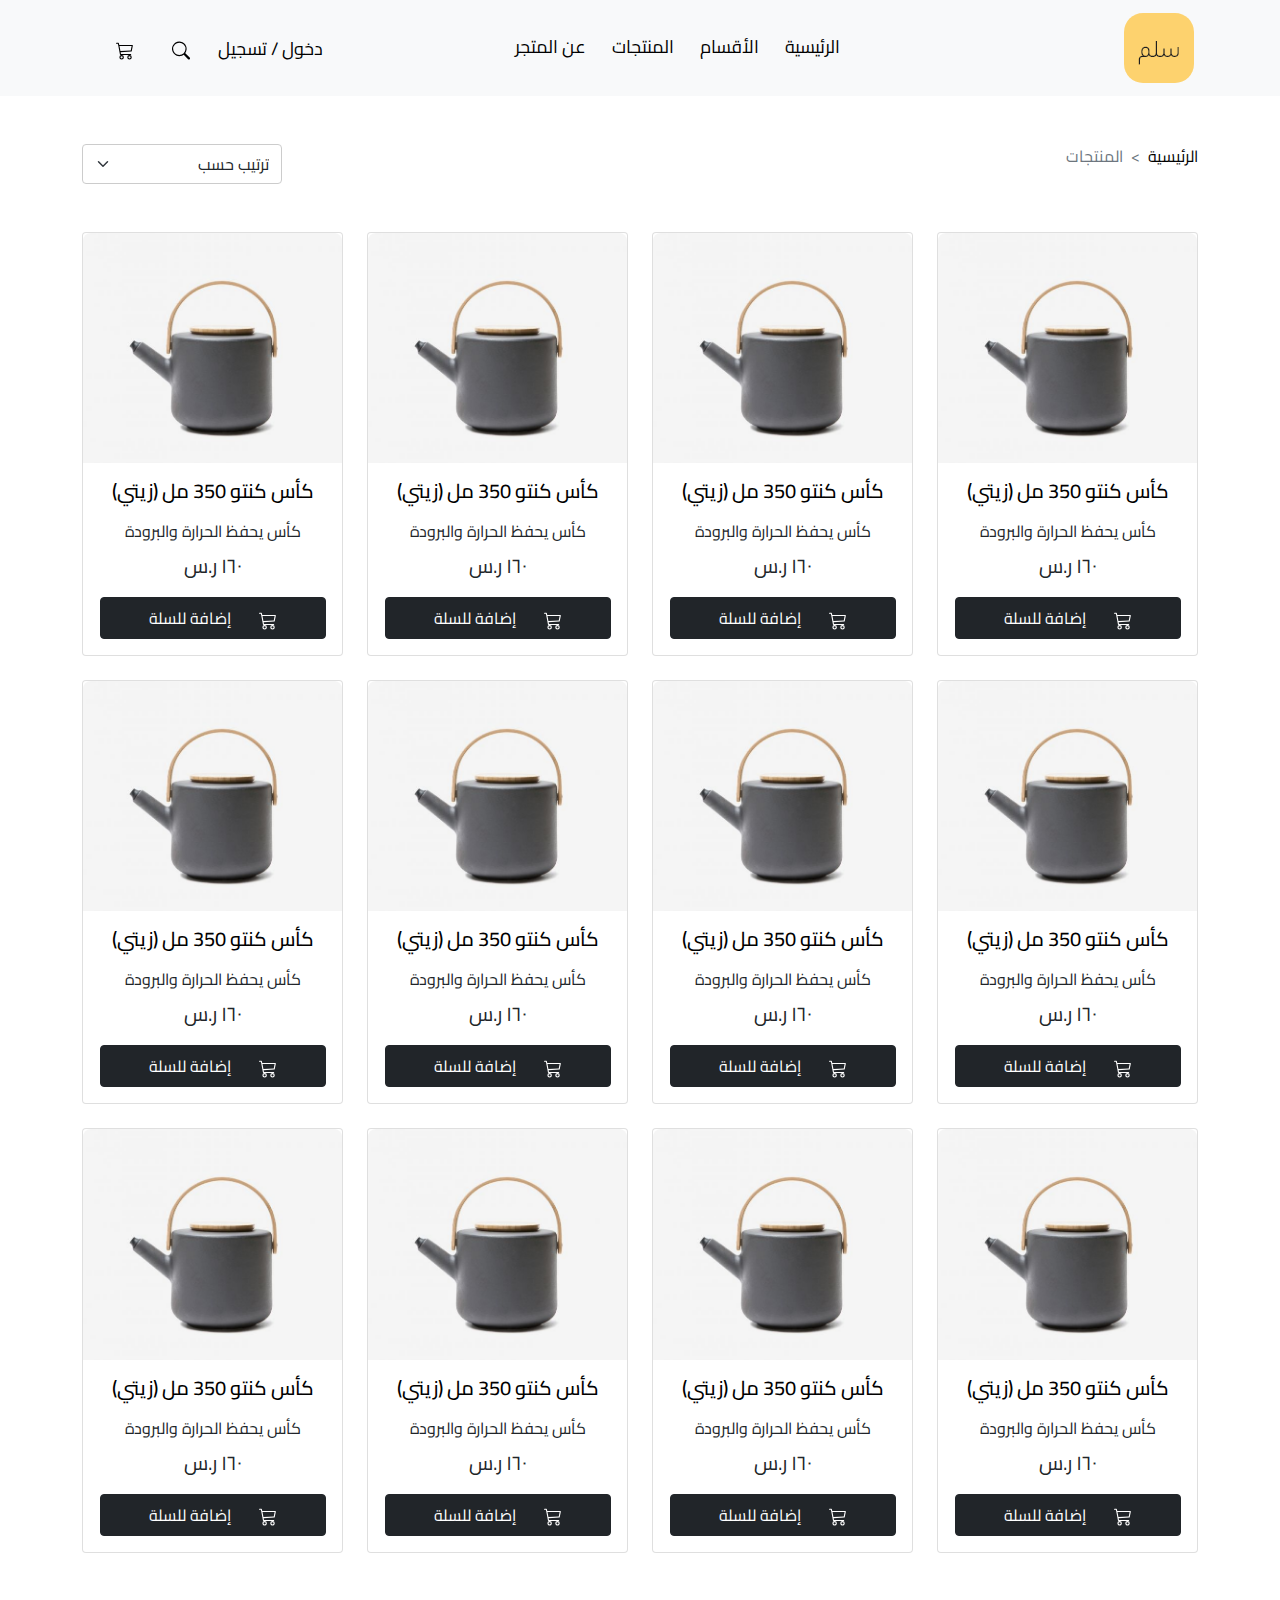
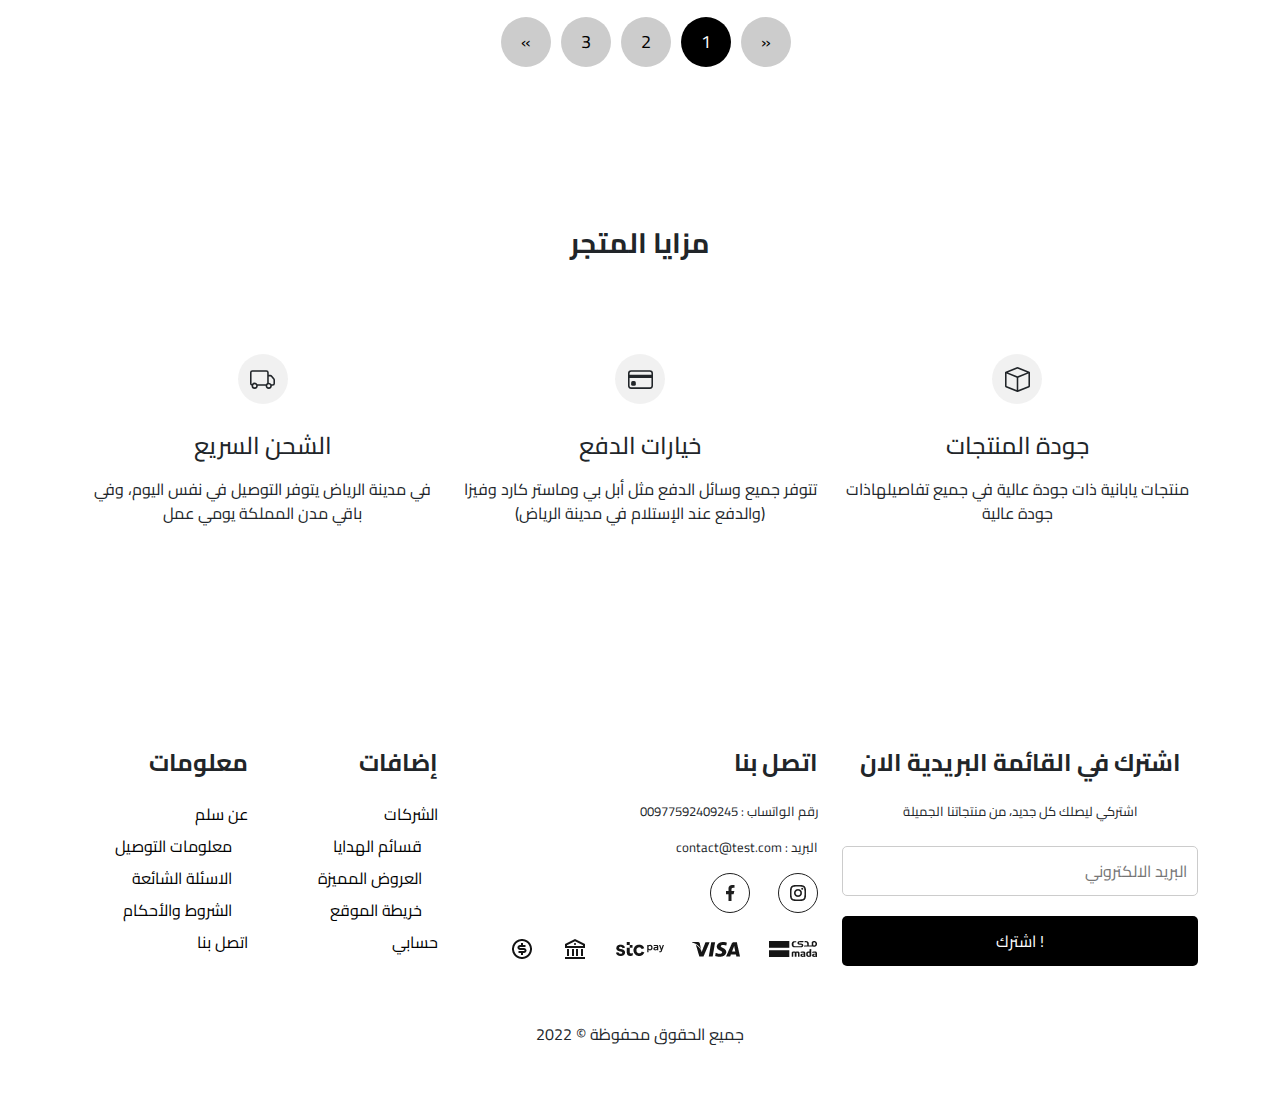
<file: products.html>
<!DOCTYPE html>
<html lang="ar" dir="rtl">
  <head>
    <meta charset="UTF-8" />
    <meta name="viewport" content="width=device-width, initial-scale=1.0" />
    <link rel="shortcut icon" href="./favicon.ico" type="image/x-icon" />
    <title>سلم</title>
    <link rel="preconnect" href="https://fonts.googleapis.com" />
    <link rel="preconnect" href="https://fonts.gstatic.com" crossorigin />
    <link
      href="https://fonts.googleapis.com/css2?family=Cairo:wght@200;300;400;500;600&family=Roboto:ital,wght@0,400;0,500;1,300;1,400;1,500&display=swap"
      rel="stylesheet"
    />
    <link rel="stylesheet" href="./css/bootstrap.rtl.min.css" />
    <link rel="stylesheet" href="./css/Home.css" />
  </head>
  <body>
    <!-- Start nav bar  -->
    <nav
      class="navbar navbar-expand-lg bg-light sticky-top sm-7-dark lg-bg-light"
    >
      <div class="container px-1 px-sm-3">
        <a class="navbar-brand me-0" href="./index.html">
          <img src="./assets/logo.png" alt="logo" />
        </a>

        <!-- mobil Search input -->
        <!-- <input placeholder="ابحث هنا" class="d-lg-none" /> -->
        <div class="position-relative">
          <button id="resSerarch" class="d-lg-none btn me-3">
            <svg
              xmlns="http://www.w3.org/2000/svg"
              width="18"
              height="19"
              fill="#000"
              class="bi bi-search"
              viewBox="0 0 16 16"
            >
              <path
                d="M11.742 10.344a6.5 6.5 0 1 0-1.397 1.398h-.001c.03.04.062.078.098.115l3.85 3.85a1 1 0 0 0 1.415-1.414l-3.85-3.85a1.007 1.007 0 0 0-.115-.1zM12 6.5a5.5 5.5 0 1 1-11 0 5.5 5.5 0 0 1 11 0z"
              />
            </svg>
          </button>
          <div id="smSearch" class="SearchForm d-lg-none">
            <input />
            <button>بحث</button>
          </div>
          <button
            class="navbar-toggler"
            type="button"
            data-bs-toggle="collapse"
            data-bs-target="#navbarSupportedContent"
            aria-controls="navbarSupportedContent"
            aria-expanded="false"
            aria-label="Toggle navigation"
          >
            <svg
              xmlns="http://www.w3.org/2000/svg"
              width="30"
              height="30"
              fill="currentColor"
              class="bi bi-list"
              viewBox="0 0 16 16"
            >
              <path
                fill-rule="evenodd"
                d="M2.5 12a.5.5 0 0 1 .5-.5h10a.5.5 0 0 1 0 1H3a.5.5 0 0 1-.5-.5zm0-4a.5.5 0 0 1 .5-.5h10a.5.5 0 0 1 0 1H3a.5.5 0 0 1-.5-.5zm0-4a.5.5 0 0 1 .5-.5h10a.5.5 0 0 1 0 1H3a.5.5 0 0 1-.5-.5z"
              />
            </svg>
          </button>
        </div>

        <div class="collapse navbar-collapse" id="navbarSupportedContent">
          <div
            class="container col-lg-9 me-0 d-flex justify-content-between bg-light"
          >
            <ul class="navbar-nav ms-lg-0 ms-sm-auto mb-2 mb-lg-0">
              <li class="nav-item">
                <a
                  class="nav-link active"
                  aria-current="page"
                  href="./index.html"
                  >الرئيسية</a
                >
              </li>
              <li class="nav-item">
                <a class="nav-link" href="#">الأقسام</a>
              </li>
              <li class="nav-item">
                <a class="nav-link" href="./products.html">المنتجات</a>
              </li>
              <li class="nav-item">
                <a class="nav-link" href="#">عن المتجر</a>
              </li>
              <li class="nav-item d-lg-none">
                <a class="nav-link" href="./auth.html">دخول / تسجيل</a>
              </li>
              <li class="nav-item d-lg-none">
                <a class="nav-link" href="./cart.html">عربة التسوق</a>
              </li>
            </ul>
            <div class="navLeft d-none d-lg-flex align-items-center">
              <a class="nav-link p-0 me-2" href="./auth.html">دخول / تسجيل</a>
              <div class="iconContainer">
                <button id="lgSearchbtn" class="openSearch">
                  <svg
                    xmlns="http://www.w3.org/2000/svg"
                    width="18"
                    height="19"
                    fill="#000"
                    class="bi bi-search"
                    viewBox="0 0 16 16"
                  >
                    <path
                      d="M11.742 10.344a6.5 6.5 0 1 0-1.397 1.398h-.001c.03.04.062.078.098.115l3.85 3.85a1 1 0 0 0 1.415-1.414l-3.85-3.85a1.007 1.007 0 0 0-.115-.1zM12 6.5a5.5 5.5 0 1 1-11 0 5.5 5.5 0 0 1 11 0z"
                    />
                  </svg>
                </button>
                <!-- Search form -->
                <div id="lgSearch" class="SearchForm">
                  <input />
                  <button>بحث</button>
                </div>
              </div>
              <div class="iconContainer ms-2 me-2">
                <button class="openCart">
                  <svg
                    xmlns="http://www.w3.org/2000/svg"
                    width="18"
                    height="19"
                    fill="#000"
                    class="bi bi-cart3"
                    viewBox="0 0 16 16"
                  >
                    <path
                      d="M0 1.5A.5.5 0 0 1 .5 1H2a.5.5 0 0 1 .485.379L2.89 3H14.5a.5.5 0 0 1 .49.598l-1 5a.5.5 0 0 1-.465.401l-9.397.472L4.415 11H13a.5.5 0 0 1 0 1H4a.5.5 0 0 1-.491-.408L2.01 3.607 1.61 2H.5a.5.5 0 0 1-.5-.5zM3.102 4l.84 4.479 9.144-.459L13.89 4H3.102zM5 12a2 2 0 1 0 0 4 2 2 0 0 0 0-4zm7 0a2 2 0 1 0 0 4 2 2 0 0 0 0-4zm-7 1a1 1 0 1 1 0 2 1 1 0 0 1 0-2zm7 0a1 1 0 1 1 0 2 1 1 0 0 1 0-2z"
                    />
                  </svg>
                </button>

                <!-- the card menu -->
                <ul class="cartmenu">
                  <li>
                    <img
                      class="img-fluid"
                      src="./assets/cartProduct.png"
                      alt="carProduct"
                    />
                    <a href="./product.html"> <p>كأس كنتو 350 مل (زيتي)</p> </a>
                    <button>
                      <svg
                        xmlns="http://www.w3.org/2000/svg"
                        width="20"
                        height="20"
                        fill="currentColor"
                        class="bi bi-x-circle"
                        viewBox="0 0 16 16"
                      >
                        <path
                          d="M8 15A7 7 0 1 1 8 1a7 7 0 0 1 0 14zm0 1A8 8 0 1 0 8 0a8 8 0 0 0 0 16z"
                        />
                        <path
                          d="M4.646 4.646a.5.5 0 0 1 .708 0L8 7.293l2.646-2.647a.5.5 0 0 1 .708.708L8.707 8l2.647 2.646a.5.5 0 0 1-.708.708L8 8.707l-2.646 2.647a.5.5 0 0 1-.708-.708L7.293 8 4.646 5.354a.5.5 0 0 1 0-.708z"
                        />
                      </svg>
                    </button>
                  </li>
                  <li>
                    <img
                      class="img-fluid"
                      src="./assets/cartProduct.png"
                      alt="carProduct"
                    />
                    <a href="./product.html"> <p>كأس كنتو 350 مل (زيتي)</p> </a>
                    <button>
                      <svg
                        xmlns="http://www.w3.org/2000/svg"
                        width="20"
                        height="20"
                        fill="currentColor"
                        class="bi bi-x-circle"
                        viewBox="0 0 16 16"
                      >
                        <path
                          d="M8 15A7 7 0 1 1 8 1a7 7 0 0 1 0 14zm0 1A8 8 0 1 0 8 0a8 8 0 0 0 0 16z"
                        />
                        <path
                          d="M4.646 4.646a.5.5 0 0 1 .708 0L8 7.293l2.646-2.647a.5.5 0 0 1 .708.708L8.707 8l2.647 2.646a.5.5 0 0 1-.708.708L8 8.707l-2.646 2.647a.5.5 0 0 1-.708-.708L7.293 8 4.646 5.354a.5.5 0 0 1 0-.708z"
                        />
                      </svg>
                    </button>
                  </li>
                  <li>
                    <img
                      class="img-fluid"
                      src="./assets/cartProduct.png"
                      alt="carProduct"
                    />
                    <a href="./product.html"> <p>كأس كنتو 350 مل (زيتي)</p> </a>
                    <button>
                      <svg
                        xmlns="http://www.w3.org/2000/svg"
                        width="20"
                        height="20"
                        fill="currentColor"
                        class="bi bi-x-circle"
                        viewBox="0 0 16 16"
                      >
                        <path
                          d="M8 15A7 7 0 1 1 8 1a7 7 0 0 1 0 14zm0 1A8 8 0 1 0 8 0a8 8 0 0 0 0 16z"
                        />
                        <path
                          d="M4.646 4.646a.5.5 0 0 1 .708 0L8 7.293l2.646-2.647a.5.5 0 0 1 .708.708L8.707 8l2.647 2.646a.5.5 0 0 1-.708.708L8 8.707l-2.646 2.647a.5.5 0 0 1-.708-.708L7.293 8 4.646 5.354a.5.5 0 0 1 0-.708z"
                        />
                      </svg>
                    </button>
                  </li>
                  <li>
                    <img
                      class="img-fluid"
                      src="./assets/cartProduct.png"
                      alt="carProduct"
                    />
                    <a href="./product.html"> <p>كأس كنتو 350 مل (زيتي)</p> </a>
                    <button>
                      <svg
                        xmlns="http://www.w3.org/2000/svg"
                        width="20"
                        height="20"
                        fill="currentColor"
                        class="bi bi-x-circle"
                        viewBox="0 0 16 16"
                      >
                        <path
                          d="M8 15A7 7 0 1 1 8 1a7 7 0 0 1 0 14zm0 1A8 8 0 1 0 8 0a8 8 0 0 0 0 16z"
                        />
                        <path
                          d="M4.646 4.646a.5.5 0 0 1 .708 0L8 7.293l2.646-2.647a.5.5 0 0 1 .708.708L8.707 8l2.647 2.646a.5.5 0 0 1-.708.708L8 8.707l-2.646 2.647a.5.5 0 0 1-.708-.708L7.293 8 4.646 5.354a.5.5 0 0 1 0-.708z"
                        />
                      </svg>
                    </button>
                  </li>
                  <div class="list-buttons">
                    <button class="close">اغلاق</button>
                    <a href="./cart.html" class="gotocart">عربة التسوق</a>
                  </div>
                </ul>
              </div>
              <!-- model to close the SearchForm and cartmenu -->
            </div>
          </div>
        </div>
        <div class="modelclose"></div>
      </div>
    </nav>
    <!-- End nav bar  -->

    <!-- To up button -->
    <button id="up">
      <svg
        xmlns="http://www.w3.org/2000/svg"
        width="25"
        height="25"
        fill="currentColor"
        class="bi bi-chevron-double-up"
        viewBox="0 0 16 16"
      >
        <path
          fill-rule="evenodd"
          d="M7.646 2.646a.5.5 0 0 1 .708 0l6 6a.5.5 0 0 1-.708.708L8 3.707 2.354 9.354a.5.5 0 1 1-.708-.708l6-6z"
        />
        <path
          fill-rule="evenodd"
          d="M7.646 6.646a.5.5 0 0 1 .708 0l6 6a.5.5 0 0 1-.708.708L8 7.707l-5.646 5.647a.5.5 0 0 1-.708-.708l6-6z"
        />
      </svg>
    </button>

    <!-- Start the main section  -->
    <main class="pt-5 pb-5">
      <!-- products header start -->
      <div
        class="container d-flex justify-content-between productsheader flex-column flex-sm-row"
      >
        <nav style="--bs-breadcrumb-divider: '>'" aria-label="breadcrumb">
          <ol class="breadcrumb">
            <li class="breadcrumb-item"><a href="./index.html">الرئيسية</a></li>
            <li class="breadcrumb-item active" aria-current="page">المنتجات</li>
          </ol>
        </nav>
        <select class="form-select" aria-label="Default select ">
          <option selected>ترتيب حسب</option>
          <option value="1">One</option>
          <option value="2">Two</option>
          <option value="3">Three</option>
        </select>
      </div>
      <!-- products header End -->

      <!-- Start the products Area -->
      <div class="container my-5">
        <div class="row row-cols-1 row-cols-md-2 row-cols-lg-4 g-4">
          <div class="col text-center">
            <div class="card">
              <a href="./product.html">
                <img
                  class="card-img-top"
                  src="./assets/product.png"
                  alt="product"
                />
              </a>
              <div class="card-body">
                <a href="./product.html">
                  <h5 class="card-title mb-3">كأس كنتو 350 مل (زيتي)</h5>
                </a>
                <p class="card-text mb-2">كأس يحفظ الحرارة والبرودة</p>
                <p class="card-text fs-5">١٦٠ ر.س</p>
                <button type="button" class="btn btn-dark px-5 py-2">
                  <svg
                    xmlns="http://www.w3.org/2000/svg"
                    width="18"
                    height="19"
                    fill="currentColor"
                    class="bi bi-cart3 me-4"
                    viewBox="0 0 16 16"
                  >
                    <path
                      d="M0 1.5A.5.5 0 0 1 .5 1H2a.5.5 0 0 1 .485.379L2.89 3H14.5a.5.5 0 0 1 .49.598l-1 5a.5.5 0 0 1-.465.401l-9.397.472L4.415 11H13a.5.5 0 0 1 0 1H4a.5.5 0 0 1-.491-.408L2.01 3.607 1.61 2H.5a.5.5 0 0 1-.5-.5zM3.102 4l.84 4.479 9.144-.459L13.89 4H3.102zM5 12a2 2 0 1 0 0 4 2 2 0 0 0 0-4zm7 0a2 2 0 1 0 0 4 2 2 0 0 0 0-4zm-7 1a1 1 0 1 1 0 2 1 1 0 0 1 0-2zm7 0a1 1 0 1 1 0 2 1 1 0 0 1 0-2z"
                    />
                  </svg>
                  إضافة للسلة
                </button>
              </div>
            </div>
          </div>
          <div class="col text-center">
            <div class="card">
              <a href="./product.html">
                <img
                  class="card-img-top"
                  src="./assets/product.png"
                  alt="product"
                />
              </a>
              <div class="card-body">
                <a href="./product.html">
                  <h5 class="card-title mb-3">كأس كنتو 350 مل (زيتي)</h5>
                </a>
                <p class="card-text mb-2">كأس يحفظ الحرارة والبرودة</p>
                <p class="card-text fs-5">١٦٠ ر.س</p>
                <button type="button" class="btn btn-dark px-5 py-2">
                  <svg
                    xmlns="http://www.w3.org/2000/svg"
                    width="18"
                    height="19"
                    fill="currentColor"
                    class="bi bi-cart3 me-4"
                    viewBox="0 0 16 16"
                  >
                    <path
                      d="M0 1.5A.5.5 0 0 1 .5 1H2a.5.5 0 0 1 .485.379L2.89 3H14.5a.5.5 0 0 1 .49.598l-1 5a.5.5 0 0 1-.465.401l-9.397.472L4.415 11H13a.5.5 0 0 1 0 1H4a.5.5 0 0 1-.491-.408L2.01 3.607 1.61 2H.5a.5.5 0 0 1-.5-.5zM3.102 4l.84 4.479 9.144-.459L13.89 4H3.102zM5 12a2 2 0 1 0 0 4 2 2 0 0 0 0-4zm7 0a2 2 0 1 0 0 4 2 2 0 0 0 0-4zm-7 1a1 1 0 1 1 0 2 1 1 0 0 1 0-2zm7 0a1 1 0 1 1 0 2 1 1 0 0 1 0-2z"
                    />
                  </svg>
                  إضافة للسلة
                </button>
              </div>
            </div>
          </div>
          <div class="col text-center">
            <div class="card">
              <a href="./product.html">
                <img
                  class="card-img-top"
                  src="./assets/product.png"
                  alt="product"
                />
              </a>
              <div class="card-body">
                <a href="./product.html">
                  <h5 class="card-title mb-3">كأس كنتو 350 مل (زيتي)</h5>
                </a>
                <p class="card-text mb-2">كأس يحفظ الحرارة والبرودة</p>
                <p class="card-text fs-5">١٦٠ ر.س</p>
                <button type="button" class="btn btn-dark px-5 py-2">
                  <svg
                    xmlns="http://www.w3.org/2000/svg"
                    width="18"
                    height="19"
                    fill="currentColor"
                    class="bi bi-cart3 me-4"
                    viewBox="0 0 16 16"
                  >
                    <path
                      d="M0 1.5A.5.5 0 0 1 .5 1H2a.5.5 0 0 1 .485.379L2.89 3H14.5a.5.5 0 0 1 .49.598l-1 5a.5.5 0 0 1-.465.401l-9.397.472L4.415 11H13a.5.5 0 0 1 0 1H4a.5.5 0 0 1-.491-.408L2.01 3.607 1.61 2H.5a.5.5 0 0 1-.5-.5zM3.102 4l.84 4.479 9.144-.459L13.89 4H3.102zM5 12a2 2 0 1 0 0 4 2 2 0 0 0 0-4zm7 0a2 2 0 1 0 0 4 2 2 0 0 0 0-4zm-7 1a1 1 0 1 1 0 2 1 1 0 0 1 0-2zm7 0a1 1 0 1 1 0 2 1 1 0 0 1 0-2z"
                    />
                  </svg>
                  إضافة للسلة
                </button>
              </div>
            </div>
          </div>
          <div class="col text-center">
            <div class="card">
              <a href="./product.html">
                <img
                  class="card-img-top"
                  src="./assets/product.png"
                  alt="product"
                />
              </a>
              <div class="card-body">
                <a href="./product.html">
                  <h5 class="card-title mb-3">كأس كنتو 350 مل (زيتي)</h5>
                </a>
                <p class="card-text mb-2">كأس يحفظ الحرارة والبرودة</p>
                <p class="card-text fs-5">١٦٠ ر.س</p>
                <button type="button" class="btn btn-dark px-5 py-2">
                  <svg
                    xmlns="http://www.w3.org/2000/svg"
                    width="18"
                    height="19"
                    fill="currentColor"
                    class="bi bi-cart3 me-4"
                    viewBox="0 0 16 16"
                  >
                    <path
                      d="M0 1.5A.5.5 0 0 1 .5 1H2a.5.5 0 0 1 .485.379L2.89 3H14.5a.5.5 0 0 1 .49.598l-1 5a.5.5 0 0 1-.465.401l-9.397.472L4.415 11H13a.5.5 0 0 1 0 1H4a.5.5 0 0 1-.491-.408L2.01 3.607 1.61 2H.5a.5.5 0 0 1-.5-.5zM3.102 4l.84 4.479 9.144-.459L13.89 4H3.102zM5 12a2 2 0 1 0 0 4 2 2 0 0 0 0-4zm7 0a2 2 0 1 0 0 4 2 2 0 0 0 0-4zm-7 1a1 1 0 1 1 0 2 1 1 0 0 1 0-2zm7 0a1 1 0 1 1 0 2 1 1 0 0 1 0-2z"
                    />
                  </svg>
                  إضافة للسلة
                </button>
              </div>
            </div>
          </div>
          <div class="col text-center">
            <div class="card">
              <a href="./product.html">
                <img
                  class="card-img-top"
                  src="./assets/product.png"
                  alt="product"
                />
              </a>
              <div class="card-body">
                <a href="./product.html">
                  <h5 class="card-title mb-3">كأس كنتو 350 مل (زيتي)</h5>
                </a>
                <p class="card-text mb-2">كأس يحفظ الحرارة والبرودة</p>
                <p class="card-text fs-5">١٦٠ ر.س</p>
                <button type="button" class="btn btn-dark px-5 py-2">
                  <svg
                    xmlns="http://www.w3.org/2000/svg"
                    width="18"
                    height="19"
                    fill="currentColor"
                    class="bi bi-cart3 me-4"
                    viewBox="0 0 16 16"
                  >
                    <path
                      d="M0 1.5A.5.5 0 0 1 .5 1H2a.5.5 0 0 1 .485.379L2.89 3H14.5a.5.5 0 0 1 .49.598l-1 5a.5.5 0 0 1-.465.401l-9.397.472L4.415 11H13a.5.5 0 0 1 0 1H4a.5.5 0 0 1-.491-.408L2.01 3.607 1.61 2H.5a.5.5 0 0 1-.5-.5zM3.102 4l.84 4.479 9.144-.459L13.89 4H3.102zM5 12a2 2 0 1 0 0 4 2 2 0 0 0 0-4zm7 0a2 2 0 1 0 0 4 2 2 0 0 0 0-4zm-7 1a1 1 0 1 1 0 2 1 1 0 0 1 0-2zm7 0a1 1 0 1 1 0 2 1 1 0 0 1 0-2z"
                    />
                  </svg>
                  إضافة للسلة
                </button>
              </div>
            </div>
          </div>
          <div class="col text-center">
            <div class="card">
              <a href="./product.html">
                <img
                  class="card-img-top"
                  src="./assets/product.png"
                  alt="product"
                />
              </a>
              <div class="card-body">
                <a href="./product.html">
                  <h5 class="card-title mb-3">كأس كنتو 350 مل (زيتي)</h5>
                </a>
                <p class="card-text mb-2">كأس يحفظ الحرارة والبرودة</p>
                <p class="card-text fs-5">١٦٠ ر.س</p>
                <button type="button" class="btn btn-dark px-5 py-2">
                  <svg
                    xmlns="http://www.w3.org/2000/svg"
                    width="18"
                    height="19"
                    fill="currentColor"
                    class="bi bi-cart3 me-4"
                    viewBox="0 0 16 16"
                  >
                    <path
                      d="M0 1.5A.5.5 0 0 1 .5 1H2a.5.5 0 0 1 .485.379L2.89 3H14.5a.5.5 0 0 1 .49.598l-1 5a.5.5 0 0 1-.465.401l-9.397.472L4.415 11H13a.5.5 0 0 1 0 1H4a.5.5 0 0 1-.491-.408L2.01 3.607 1.61 2H.5a.5.5 0 0 1-.5-.5zM3.102 4l.84 4.479 9.144-.459L13.89 4H3.102zM5 12a2 2 0 1 0 0 4 2 2 0 0 0 0-4zm7 0a2 2 0 1 0 0 4 2 2 0 0 0 0-4zm-7 1a1 1 0 1 1 0 2 1 1 0 0 1 0-2zm7 0a1 1 0 1 1 0 2 1 1 0 0 1 0-2z"
                    />
                  </svg>
                  إضافة للسلة
                </button>
              </div>
            </div>
          </div>
          <div class="col text-center">
            <div class="card">
              <a href="./product.html">
                <img
                  class="card-img-top"
                  src="./assets/product.png"
                  alt="product"
                />
              </a>
              <div class="card-body">
                <a href="./product.html">
                  <h5 class="card-title mb-3">كأس كنتو 350 مل (زيتي)</h5>
                </a>
                <p class="card-text mb-2">كأس يحفظ الحرارة والبرودة</p>
                <p class="card-text fs-5">١٦٠ ر.س</p>
                <button type="button" class="btn btn-dark px-5 py-2">
                  <svg
                    xmlns="http://www.w3.org/2000/svg"
                    width="18"
                    height="19"
                    fill="currentColor"
                    class="bi bi-cart3 me-4"
                    viewBox="0 0 16 16"
                  >
                    <path
                      d="M0 1.5A.5.5 0 0 1 .5 1H2a.5.5 0 0 1 .485.379L2.89 3H14.5a.5.5 0 0 1 .49.598l-1 5a.5.5 0 0 1-.465.401l-9.397.472L4.415 11H13a.5.5 0 0 1 0 1H4a.5.5 0 0 1-.491-.408L2.01 3.607 1.61 2H.5a.5.5 0 0 1-.5-.5zM3.102 4l.84 4.479 9.144-.459L13.89 4H3.102zM5 12a2 2 0 1 0 0 4 2 2 0 0 0 0-4zm7 0a2 2 0 1 0 0 4 2 2 0 0 0 0-4zm-7 1a1 1 0 1 1 0 2 1 1 0 0 1 0-2zm7 0a1 1 0 1 1 0 2 1 1 0 0 1 0-2z"
                    />
                  </svg>
                  إضافة للسلة
                </button>
              </div>
            </div>
          </div>
          <div class="col text-center">
            <div class="card">
              <a href="./product.html">
                <img
                  class="card-img-top"
                  src="./assets/product.png"
                  alt="product"
                />
              </a>
              <div class="card-body">
                <a href="./product.html">
                  <h5 class="card-title mb-3">كأس كنتو 350 مل (زيتي)</h5>
                </a>
                <p class="card-text mb-2">كأس يحفظ الحرارة والبرودة</p>
                <p class="card-text fs-5">١٦٠ ر.س</p>
                <button type="button" class="btn btn-dark px-5 py-2">
                  <svg
                    xmlns="http://www.w3.org/2000/svg"
                    width="18"
                    height="19"
                    fill="currentColor"
                    class="bi bi-cart3 me-4"
                    viewBox="0 0 16 16"
                  >
                    <path
                      d="M0 1.5A.5.5 0 0 1 .5 1H2a.5.5 0 0 1 .485.379L2.89 3H14.5a.5.5 0 0 1 .49.598l-1 5a.5.5 0 0 1-.465.401l-9.397.472L4.415 11H13a.5.5 0 0 1 0 1H4a.5.5 0 0 1-.491-.408L2.01 3.607 1.61 2H.5a.5.5 0 0 1-.5-.5zM3.102 4l.84 4.479 9.144-.459L13.89 4H3.102zM5 12a2 2 0 1 0 0 4 2 2 0 0 0 0-4zm7 0a2 2 0 1 0 0 4 2 2 0 0 0 0-4zm-7 1a1 1 0 1 1 0 2 1 1 0 0 1 0-2zm7 0a1 1 0 1 1 0 2 1 1 0 0 1 0-2z"
                    />
                  </svg>
                  إضافة للسلة
                </button>
              </div>
            </div>
          </div>
          <div class="col text-center">
            <div class="card">
              <a href="./product.html">
                <img
                  class="card-img-top"
                  src="./assets/product.png"
                  alt="product"
                />
              </a>
              <div class="card-body">
                <a href="./product.html">
                  <h5 class="card-title mb-3">كأس كنتو 350 مل (زيتي)</h5>
                </a>
                <p class="card-text mb-2">كأس يحفظ الحرارة والبرودة</p>
                <p class="card-text fs-5">١٦٠ ر.س</p>
                <button type="button" class="btn btn-dark px-5 py-2">
                  <svg
                    xmlns="http://www.w3.org/2000/svg"
                    width="18"
                    height="19"
                    fill="currentColor"
                    class="bi bi-cart3 me-4"
                    viewBox="0 0 16 16"
                  >
                    <path
                      d="M0 1.5A.5.5 0 0 1 .5 1H2a.5.5 0 0 1 .485.379L2.89 3H14.5a.5.5 0 0 1 .49.598l-1 5a.5.5 0 0 1-.465.401l-9.397.472L4.415 11H13a.5.5 0 0 1 0 1H4a.5.5 0 0 1-.491-.408L2.01 3.607 1.61 2H.5a.5.5 0 0 1-.5-.5zM3.102 4l.84 4.479 9.144-.459L13.89 4H3.102zM5 12a2 2 0 1 0 0 4 2 2 0 0 0 0-4zm7 0a2 2 0 1 0 0 4 2 2 0 0 0 0-4zm-7 1a1 1 0 1 1 0 2 1 1 0 0 1 0-2zm7 0a1 1 0 1 1 0 2 1 1 0 0 1 0-2z"
                    />
                  </svg>
                  إضافة للسلة
                </button>
              </div>
            </div>
          </div>
          <div class="col text-center">
            <div class="card">
              <a href="./product.html">
                <img
                  class="card-img-top"
                  src="./assets/product.png"
                  alt="product"
                />
              </a>
              <div class="card-body">
                <a href="./product.html">
                  <h5 class="card-title mb-3">كأس كنتو 350 مل (زيتي)</h5>
                </a>
                <p class="card-text mb-2">كأس يحفظ الحرارة والبرودة</p>
                <p class="card-text fs-5">١٦٠ ر.س</p>
                <button type="button" class="btn btn-dark px-5 py-2">
                  <svg
                    xmlns="http://www.w3.org/2000/svg"
                    width="18"
                    height="19"
                    fill="currentColor"
                    class="bi bi-cart3 me-4"
                    viewBox="0 0 16 16"
                  >
                    <path
                      d="M0 1.5A.5.5 0 0 1 .5 1H2a.5.5 0 0 1 .485.379L2.89 3H14.5a.5.5 0 0 1 .49.598l-1 5a.5.5 0 0 1-.465.401l-9.397.472L4.415 11H13a.5.5 0 0 1 0 1H4a.5.5 0 0 1-.491-.408L2.01 3.607 1.61 2H.5a.5.5 0 0 1-.5-.5zM3.102 4l.84 4.479 9.144-.459L13.89 4H3.102zM5 12a2 2 0 1 0 0 4 2 2 0 0 0 0-4zm7 0a2 2 0 1 0 0 4 2 2 0 0 0 0-4zm-7 1a1 1 0 1 1 0 2 1 1 0 0 1 0-2zm7 0a1 1 0 1 1 0 2 1 1 0 0 1 0-2z"
                    />
                  </svg>
                  إضافة للسلة
                </button>
              </div>
            </div>
          </div>
          <div class="col text-center">
            <div class="card">
              <a href="./product.html">
                <img
                  class="card-img-top"
                  src="./assets/product.png"
                  alt="product"
                />
              </a>
              <div class="card-body">
                <a href="./product.html">
                  <h5 class="card-title mb-3">كأس كنتو 350 مل (زيتي)</h5>
                </a>
                <p class="card-text mb-2">كأس يحفظ الحرارة والبرودة</p>
                <p class="card-text fs-5">١٦٠ ر.س</p>
                <button type="button" class="btn btn-dark px-5 py-2">
                  <svg
                    xmlns="http://www.w3.org/2000/svg"
                    width="18"
                    height="19"
                    fill="currentColor"
                    class="bi bi-cart3 me-4"
                    viewBox="0 0 16 16"
                  >
                    <path
                      d="M0 1.5A.5.5 0 0 1 .5 1H2a.5.5 0 0 1 .485.379L2.89 3H14.5a.5.5 0 0 1 .49.598l-1 5a.5.5 0 0 1-.465.401l-9.397.472L4.415 11H13a.5.5 0 0 1 0 1H4a.5.5 0 0 1-.491-.408L2.01 3.607 1.61 2H.5a.5.5 0 0 1-.5-.5zM3.102 4l.84 4.479 9.144-.459L13.89 4H3.102zM5 12a2 2 0 1 0 0 4 2 2 0 0 0 0-4zm7 0a2 2 0 1 0 0 4 2 2 0 0 0 0-4zm-7 1a1 1 0 1 1 0 2 1 1 0 0 1 0-2zm7 0a1 1 0 1 1 0 2 1 1 0 0 1 0-2z"
                    />
                  </svg>
                  إضافة للسلة
                </button>
              </div>
            </div>
          </div>
          <div class="col text-center">
            <div class="card">
              <a href="./product.html">
                <img
                  class="card-img-top"
                  src="./assets/product.png"
                  alt="product"
                />
              </a>
              <div class="card-body">
                <a href="./product.html">
                  <h5 class="card-title mb-3">كأس كنتو 350 مل (زيتي)</h5>
                </a>
                <p class="card-text mb-2">كأس يحفظ الحرارة والبرودة</p>
                <p class="card-text fs-5">١٦٠ ر.س</p>
                <button type="button" class="btn btn-dark px-5 py-2">
                  <svg
                    xmlns="http://www.w3.org/2000/svg"
                    width="18"
                    height="19"
                    fill="currentColor"
                    class="bi bi-cart3 me-4"
                    viewBox="0 0 16 16"
                  >
                    <path
                      d="M0 1.5A.5.5 0 0 1 .5 1H2a.5.5 0 0 1 .485.379L2.89 3H14.5a.5.5 0 0 1 .49.598l-1 5a.5.5 0 0 1-.465.401l-9.397.472L4.415 11H13a.5.5 0 0 1 0 1H4a.5.5 0 0 1-.491-.408L2.01 3.607 1.61 2H.5a.5.5 0 0 1-.5-.5zM3.102 4l.84 4.479 9.144-.459L13.89 4H3.102zM5 12a2 2 0 1 0 0 4 2 2 0 0 0 0-4zm7 0a2 2 0 1 0 0 4 2 2 0 0 0 0-4zm-7 1a1 1 0 1 1 0 2 1 1 0 0 1 0-2zm7 0a1 1 0 1 1 0 2 1 1 0 0 1 0-2z"
                    />
                  </svg>
                  إضافة للسلة
                </button>
              </div>
            </div>
          </div>
        </div>
        <div class="container pagination py-5 mt-3 mb-5">
          <ul class="list-unstyled d-flex m-auto">
            <li>
              <a href="">
                <span aria-hidden="true">&laquo;</span>
              </a>
            </li>
            <li><a class="active" href="#">1</a></li>
            <li><a href="#">2</a></li>
            <li><a href="#">3</a></li>
            <li>
              <a href="">
                <span aria-hidden="true">&raquo;</span>
              </a>
            </li>
          </ul>
        </div>
      </div>

      <!-- Start the Features section -->
      <div class="Features text-center my-5">
        <div class="container p-3">
          <div class="my-5">
            <h3 class="fw-bold">مزايا المتجر</h3>
          </div>
          <div class="row my-5">
            <div class="col-md-6 col-lg-4 mt-5">
              <div class="fetIContainer">
                <svg
                  xmlns="http://www.w3.org/2000/svg"
                  width="25"
                  height="25"
                  fill="currentColor"
                  class="bi bi-box mb-4"
                  viewBox="0 0 16 16"
                >
                  <path
                    d="M8.186 1.113a.5.5 0 0 0-.372 0L1.846 3.5 8 5.961 14.154 3.5 8.186 1.113zM15 4.239l-6.5 2.6v7.922l6.5-2.6V4.24zM7.5 14.762V6.838L1 4.239v7.923l6.5 2.6zM7.443.184a1.5 1.5 0 0 1 1.114 0l7.129 2.852A.5.5 0 0 1 16 3.5v8.662a1 1 0 0 1-.629.928l-7.185 2.874a.5.5 0 0 1-.372 0L.63 13.09a1 1 0 0 1-.63-.928V3.5a.5.5 0 0 1 .314-.464L7.443.184z"
                  />
                </svg>
              </div>
              <h4 class="my-3">جودة المنتجات</h4>
              <p>
                منتجات يابانية ذات جودة عالية في جميع تفاصيلهاذات جودة عالية
              </p>
            </div>
            <div class="col-md-6 col-lg-4 mt-5">
              <div class="fetIContainer">
                <svg
                  xmlns="http://www.w3.org/2000/svg"
                  width="25"
                  height="25"
                  fill="currentColor"
                  class="bi bi-credit-card mb-4"
                  viewBox="0 0 16 16"
                >
                  <path
                    d="M0 4a2 2 0 0 1 2-2h12a2 2 0 0 1 2 2v8a2 2 0 0 1-2 2H2a2 2 0 0 1-2-2V4zm2-1a1 1 0 0 0-1 1v1h14V4a1 1 0 0 0-1-1H2zm13 4H1v5a1 1 0 0 0 1 1h12a1 1 0 0 0 1-1V7z"
                  />
                  <path
                    d="M2 10a1 1 0 0 1 1-1h1a1 1 0 0 1 1 1v1a1 1 0 0 1-1 1H3a1 1 0 0 1-1-1v-1z"
                  />
                </svg>
              </div>
              <h4 class="my-3">خيارات الدفع</h4>
              <p>
                تتوفر جميع وسائل الدفع مثل أبل بي وماستر كارد وفيزا (والدفع عند
                الإستلام في مدينة الرياض)
              </p>
            </div>
            <div class="col-md-6 col-lg-4 mt-5">
              <div class="fetIContainer">
                <svg
                  xmlns="http://www.w3.org/2000/svg"
                  width="25"
                  height="25"
                  fill="currentColor"
                  class="bi bi-truck mb-4"
                  viewBox="0 0 16 16"
                >
                  <path
                    d="M0 3.5A1.5 1.5 0 0 1 1.5 2h9A1.5 1.5 0 0 1 12 3.5V5h1.02a1.5 1.5 0 0 1 1.17.563l1.481 1.85a1.5 1.5 0 0 1 .329.938V10.5a1.5 1.5 0 0 1-1.5 1.5H14a2 2 0 1 1-4 0H5a2 2 0 1 1-3.998-.085A1.5 1.5 0 0 1 0 10.5v-7zm1.294 7.456A1.999 1.999 0 0 1 4.732 11h5.536a2.01 2.01 0 0 1 .732-.732V3.5a.5.5 0 0 0-.5-.5h-9a.5.5 0 0 0-.5.5v7a.5.5 0 0 0 .294.456zM12 10a2 2 0 0 1 1.732 1h.768a.5.5 0 0 0 .5-.5V8.35a.5.5 0 0 0-.11-.312l-1.48-1.85A.5.5 0 0 0 13.02 6H12v4zm-9 1a1 1 0 1 0 0 2 1 1 0 0 0 0-2zm9 0a1 1 0 1 0 0 2 1 1 0 0 0 0-2z"
                  />
                </svg>
              </div>
              <h4 class="my-3">الشحن السريع</h4>
              <p>
                في مدينة الرياض يتوفر التوصيل في نفس اليوم، وفي باقي مدن المملكة
                يومي عمل
              </p>
            </div>
          </div>
        </div>
      </div>
    </main>
    <!-- End the main section  -->

    <!-- footer section -->
    <footer class="footer pt-5 pb-5 text-center text-md-start">
      <div class="container">
        <div class="row">
          <div class="col-md-6 col-lg-4 text-center">
            <h4 class="mt-3 mt-lg-0">اشترك في القائمة البريدية الان</h4>
            <span class="mb-5">اشتركي ليصلك كل جديد، من منتجاتنا الجميلة</span>
            <div class="footerForm mt-4">
              <input class="formInput" type="email" placeholder="البريد الالكتروني" />
              <button class="btn-dark">! اشترك</button>
            </div>
          </div>
          <div class="col-md-6 col-lg-4">
            <h4 class="mt-3 mt-lg-0">اتصل بنا</h4>
            <span>رقم الواتساب : 00977592409245</span>
            <span class="d-block my-3">البريد : contact@test.com</span>
            <div class="mb-4">
              <img
                src="./assets/instagram.png"
                class="img-fluid me-4"
                alt="instagram"
              />
              <img
                src="./assets/facebook.png"
                class="img-fluid"
                alt="facebook"
              />
            </div>
            <div
              class="d-flex justify-content-between align-items-center pe-lg-5"
            >
              <img src="./assets/mada.png" class="img-fluid" alt="mada" />
              <img src="./assets/visa.png" class="img-fluid" alt="visa" />
              <img src="./assets/stc.png" class="img-fluid" alt="stc" />
              <img src="./assets/bank.png" class="img-fluid" alt="bank" />
              <img src="./assets/money.png" class="img-fluid" alt="money" />
            </div>
          </div>
          <div class="col-md-6 col-lg-2">
            <h4 class="mt-3 mt-lg-0">إضافات</h4>
            <ul class="list-unstyled lh-lg">
              <li><a href="">الشركات</a></li>
              <ul class="list-unstyled lh-lg ms-3">
                <li><a href="">قسائم الهدايا</a></li>
                <li><a href="">العروض المميزة</a></li>
                <li><a href=""> خريطة الموقع</a></li>
              </ul>
              <li><a href="">حسابي</a></li>
            </ul>
          </div>
          <div class="col-md-6 col-lg-2">
            <h4 class="mt-3 mt-lg-0">معلومات</h4>
            <ul class="list-unstyled lh-lg">
              <li><a href=""> عن سلم</a></li>
              <ul class="list-unstyled lh-lg ms-3">
                <li><a href="">معلومات التوصيل </a></li>
                <li><a href="">الاسئلة الشائعة </a></li>
                <li><a href="">الشروط والأحكام </a></li>
              </ul>
              <li><a href="">اتصل بنا</a></li>
            </ul>
          </div>
        </div>
        <p class="text-center mt-5">جميع الحقوق محفوظة © 2022</p>
      </div>
    </footer>
    <script src="./js/main.js"></script>
    <script src="./js/bootstrap.bundle.min.js"></script>
  </body>
</html>
</file>
<file: css/Home.css>
/* global-styles */
* {
    margin: 0;
    padding: 0;
    box-sizing: border-box;
    scroll-behavior: smooth;
    font-family: 'Cairo', sans-serif;
}

a {
    text-decoration: none;
    color: #000;
}

input[type=number]::-webkit-inner-spin-button,
input[type=number]::-webkit-outer-spin-button {
    -webkit-appearance: none;
    -moz-appearance: none;
    appearance: none;
}

.formInput {
    width: 100%;
    height: 50px;
    padding: 5px 10px;
    border: 1px solid #ccc;
    text-align: end;
    outline: none;
    border-radius: 5px;
    margin-bottom: 15px;
}

/* start the nav bar */
.navbar {
    font-size: 18px;
}

.navbar li {
    margin: 0 5px;
}

.navbar a {
    color: black;
    font-size: 18px;
}

.navbar a:hover {
    color: #f1b01a
}

.navbar .navbar-toggler {
    color: white;
    font-size: 25px;
    border-color: white;
}

.navbar .navbar-toggler:focus {
    box-shadow: none;
}

.navbar input {
    border: 1px solid #ccc;
    outline: none;
    border-radius: 5px;
    padding: 5px;
    width: 75%;
}

.navbar .navbar-toggler {
    color: #000;
    border: 1px solid #000;
}

.navbar .navbar-toggler:focus {
    border: 1px solid #000;
}

.navbar .iconContainer {
    display: flex;
    align-items: center;
    justify-content: center;
    margin: 0 10px;
    position: relative;
}

.navbar .iconContainer svg {
    font-size: 18px;
}

.navbar .iconContainer>button {
    padding: 10px;
    border: none;
    background-color: transparent;
}

.navbar .cartmenu {
    width: 300px;
    position: absolute;
    padding: 15px;
    margin: 0;
    margin-top: 10px;
    background-color: #fff;
    display: none;
    right: -250px;
    top: 65px;
    z-index: 3;
    -webkit-box-shadow: 0px 1px 16px 5px rgb(0 0 0 / 4%);
    box-shadow: 0px 1px 16px 5px rgb(0 0 0 / 4%);
    border-radius: 5px;
}

.navbar .cartmenu li {
    width: 100%;
    height: 50px;
    padding: 0;
    margin: 0;
    display: flex;
    align-items: center;
    justify-content: space-between;
    background-color: #f8f9fa;
    border-bottom: 1px solid #f8f9fa;
    border-radius: 4px;
    margin-bottom: 5PX;

}
.navbar .cartmenu li a:hover{
    color: #f1b01a;
}

.navbar .cartmenu li p {
    font-size: 14px;
    margin: 0;
}

.navbar .cartmenu li img {
    width: 50px;
    height: 100%;
    border-radius: 4px;

}

.navbar .cartmenu li button {
    height: 30px;
    border: none;
    border-radius: 4px;
    color: #dc3545;
    border-radius: 50%;
    width: 30px;
    background-color: transparent;

}

.navbar .cartmenu .list-buttons {
    padding: 10px;
    display: flex;
    align-items: center;
    justify-content: space-around;
}

.navbar .cartmenu .list-buttons button,
.navbar .cartmenu .list-buttons a {
    width: 100px;
    height: 40px;
    border-radius: 5px;
    cursor: pointer;
    border: none;
    color: #fff;
    font-size: 16px;
    display: flex;
    align-items: center;
    justify-content: center;

}

.navbar .cartmenu .list-buttons .close {
    background-color: #1f1f1f;
}

.navbar .cartmenu .list-buttons .gotocart {
    background-color: rgb(68, 223, 68);
}

.navbar .SearchForm {
    position: absolute;
    background-color: #fff;
    padding: 20px 15px;
    border-radius: 10px;
    display: none;
    width: 300px;
    z-index: 3;
}

#smSearch {
    left: 2px;
    bottom: -109px;
}

#lgSearch {
    left: -20px;
    bottom: -98px;
    border: 1px solid #eee;
    padding: 13px;
}


.navbar .SearchForm button {
    padding: 5px 15px;
    font-size: 18px;
    border-radius: 5px;
    cursor: pointer;
    color: #fff;
    background-color: #f1b01a;
    border: none;

}

.navbar .modelclose {
    width: 100vw;
    height: 100vh;
    z-index: 2;
    position: fixed;
    top: 0;
    left: 0;
    background-color: transparent;
    opacity: 0;
    display: none;
}

/* up button */
#up {
    width: 60px;
    height: 60px;
    position: fixed;
    bottom: 20px;
    right: 30px;
    z-index: 99;
    font-size: 18px;
    outline: none;
    border-radius: 50%;
    border: none;
    background-color: #000;
    color: #fff;
    cursor: pointer;
    z-index: 100;
    display: none;

}




/* homepage */
/* start the landing */
.landing .carousel-indicators button {
    background-color: #fff;
    opacity: 1;
    border-radius: 50%;
    width: 20px;
    height: 20px;
    border: 1px solid #fff;
}

.landing .carousel-indicators button:is(.active) {
    background-color: #1f1f1f;
    border: 1px solid #1f1f1f;
    width: 40px;
    height: 20px;
    border-radius: 25px;

}

.landing .description {
    color: #fff;
    background-color: #1f1f1f;
}

/* end the landing */



/* link in products groups */
.more-Link {
    color: #1f1f1f;
    font-size: 18px;
}

.more-Link:hover,
.card a:hover,
.productsheader a:hover {
    color: #f1b01a;
}

.btn-dark:hover,
#up:hover {
    color: #212529;
    background-color: #f1b01a;
    border-color: #f1b01a;
}

/*Features section*/
.Features .fetIContainer {
    position: relative;
    width: 50px;
    height: 50px;
    margin: 10px auto;
    display: flex;
    align-items: center;
    justify-content: center;
}

.Features .fetIContainer::before {
    content: "";
    width: 100%;
    height: 100%;
    background-color: #eeec;
    position: absolute;
    border-radius: 50%;
    left: 0;
    top: -12px;
    z-index: -1;
}

/* //products page */

main .productsheader .form-select {
    border: 1px solid #ccc;
    font-size: 16px;
    width: 200px;
}

main .pagination ul a {
    display: flex;
    align-items: center;
    justify-content: center;
    background-color: #ccc;
    width: 50px;
    height: 50px;
    margin: 0 5px;
    border-radius: 50%;
    font-size: 18px;
}



main .pagination ul a:hover {
    color: #fff;
    background-color: #f1b01a;
    border-color: #f1b01a;
}

main .pagination ul .active {
    background-color: #000;
    color: #fff;
}

/* //eng products page */



/* product style  */

.note {
    background-color: #40c97b20;
    border-radius: 5px;
    position: relative
}

.note svg {
    position: absolute;
    top: 10px;
    left: 10px;
}

.slider {
    overflow: hidden;
    display: flex;
    align-items: center;
    justify-content: space-between;

}


.sliderImages {
    display: flex;
    overflow: hidden;
    position: relative;
}

.sliderImages .slides {
    display: flex;
    justify-content: space-between;
    align-items: flex-start;
    transition: all .7s ease-in-out;

}

.product .slider img {
    width: 170px;
    height: 170px;
    margin: 0 5px;

}

.colors li {
    width: 25px;
    height: 25px;
    border-radius: 50%;
    margin: 0 10px;
    position: relative;
    cursor: pointer;
}

.colors .active {
    border: 2px solid #eee;
    -webkit-box-shadow: 0px 1px 4px 1px rgb(0 0 0 / 41%);
    box-shadow: 0px 1px 4px 1px rgb(0 0 0 / 41%);

}

.colors .active::after {
    content: "";
    position: absolute;
    left: 8.5px;
    top: 4px;
    width: 7px;
    height: 11px;
    border: solid white;
    border-width: 0 3px 3px 0;
    -webkit-transform: rotate(45deg);
    -ms-transform: rotate(45deg);
    transform: rotate(45deg);
}

.qunatityArea .qunatitycontrol {
    display: flex;
    padding: 5px;
    margin: 0 20px;
    align-items: center;
    justify-content: space-between;
    border: 1px solid #eee;
    border-radius: 5px;
}

.qunatityArea .qunatitycontrol button {
    font-size: 18px;
    padding: 0 5px;
}

.qunatityArea .qunatitycontrol span {
    font-size: 20px;
    margin: 0 15px;
}

/* end product style  */

/* start cart style */

/* start the main  */

.cartProducts,
.summery,
.RescartProducts {
    background-color: #eeeeee55;
    border-radius: 5px;
}
.cartProduct a:hover{
    color: #f1b01a;
}
.cartProducts .cartHeader>p {
    font-weight: bold;
}

.cartProducts .cartProduct {
    height: 100px;
    padding: 0;
}


.cartProducts .cartProduct img {
    height: 100%;
    width: 100px;
    margin-left: 5px;
}

.RescartProducts {
    display: none;
}

.RescartProducts ul li {
    height: 150px;
    display: flex;
}

.RescartProducts ul li img {
    width: 100px;
    height: 100%;
    margin-left: 10px;
}

.RescartProducts ul li .total hr {
    width: 90%;
    margin: auto;
}

.cartbuttons a {
    padding: 12px;
    width: 45%;
    border: 1px solid #000;
    border-radius: 5px;
    color: #000;
}


.cartbuttons .order {
    background-color: #000;
    color: #fff;
}

.cartbuttons a:hover {
    color: #f1b01a;
    border: 1px solid #f1b01a;

}

.cartbuttons .order:hover {
    color: #212529;
    background-color: #f1b01a;
    border-color: #f1b01a;

}

/* end cart style */

/*start the auth page*/
/* the auth pages share the same style  */
.auth form {
    display: flex;
    flex-direction: column;
    margin: 10px 0;
}

.auth form button {
    height: 50px;
    border: none;
    border-radius: 5px;
    margin: 5px 0;
}

/*end  auth page/


/* /start codevertify page */
.auth .resendtext {
    display: flex;
    justify-content: space-between;
}

.auth .resendbtn {
    border: 1px solid #ccc;
    padding: 10px;
    width: 100%;
    display: none;
}

.auth .resendbtn:hover,
.auth .MButtons a:hover {
    color: #f1b01a;
    border: 1px solid#f1b01a;
}

.auth .MButtons a {
    border: 1px solid #000;
    padding: 10px;
    width: 45%;
}

/* /end codevertify page */

/* /start message verfiy page */
.messagevertify .auth .MButtons a {
    border: 1px solid #000;
    padding: 10px;
    width: 32%;
}

.messagevertify .auth .MButtons a:hover {
    border: 1px solid#f1b01a;

}

/* /end message verify page */

/* /start the mobile auth page  */
.codeSelect .form-select {
    width: 120px;
    height: 50px;
    margin-right: 20px;
}

.code-select {
    width: 30%;
    height: 50px;
    margin: 0px;
    margin-right: 20px;
}

.btn-select {
    display: flex;
    align-items: center;
    justify-content: space-between;
    border: 1px solid #ccc;
    border-radius: 5px;
    padding: 5px;
    width: 100%;
    height: 100%;
    position: relative;
    cursor: pointer;

}

#keys img, .btn-select img {
    width: 20px;
    height: 20px;
}

.keylist {
    display: none;
    position: absolute;
    z-index: 100;
    width: 120px;
    box-shadow: 0 6px 12px rgba(0, 0, 0, .175);
    border: 1px solid rgba(0, 0, 0, .15);
    border-radius: 5px;
    background-color: white;
    padding: 0;

}

#keys {
    padding: 5px;
    margin: 0;
}

#keys li {
    list-style: none;
    padding-top: 5px;
    padding-bottom: 5px;
    cursor: pointer;
}

#keys li img {
    margin-left: 5px;
}

#keys li:hover {
    background-color: #F4F3F3;
}

/* /end the mobile auth page  */

/* /start the order page  */
.orderForm .mapbtn {
    border: 1px solid #ccc;
    padding: 10px 50px;
    font-size: 16px;
    position: relative;
}


.orderForm .mapbtn svg {
    position: absolute;
    top: 14px;
    right: 14px;
}

.orderForm .submit {
    width: 100%;
    height: 50px;
    text-align: center;
    border: none;
    border-radius: 5px;
    margin: 5px 0;
    cursor: pointer;
    color: #fff;
    background: #000;
}

.orderForm input {
    text-align: start;
}

.orderSummery {
    background-color: #eeeeee55;
    border-radius: 5px;
}

.orderSummery hr {
    width: 90%;
    margin: auto;
}

.cartbuttons a {
    padding: 12px;
    width: 45%;
    border: 1px solid #000;
    border-radius: 5px;
    color: #000;
}

.mapbtn:hover, .cartbuttons a:hover {
    color: #f1b01a;
    border: 1px solid #f1b01a;
}

.cartbuttons .order {
    background-color: #000;
    color: #fff;
}

.cartbuttons .order:hover, .submit:hover {
    color: #212529;
    background-color: #f1b01a;
    border-color: #f1b01a;
}

/* /end the order page  */


/* //start payment page  */
.paymentoptions li .nav-link {
    width: 129px;
    font-size: 14px;
    height: 45px;
    border: 1px solid #000;
    color: #000;
    margin-left: 5px;
    margin-top: 5px;
}

.paymentoptions li .nav-link.active {
    background-color: #ccc;
    border: 1px solid #ccc;
    color: #000;
}

.BAdata {
    background-color: #eeeeee55;
    padding: 10px;
}

.BAdata button {
    position: relative;
    padding: 5px;
    border: none;
    outline: none;
}

.BAdata button:focus {
    box-shadow: none;
}

.BAdata button span {
    position: absolute;
    font-size: 12px;
    top: -12px;
    left: 16px;
    display: none;
}

.fileupload {
    border: 1px solid #ccc;
    border-radius: 3px;
    padding: 3px;
    width: 100%;
    height: 100px;
    display: flex;
    align-items: center;
    justify-content: center;
    margin-bottom: 20px;
    cursor: pointer;
}

.fileupload input {
    width: 0;
    height: 0;
    opacity: 0
}

/* //end payment page  */


/* //start order finished page  */
#homelink {
    padding: 12px 50px;
    width: 200px;
    border-radius: 5px;

}

/* //end order finished page  */

/*strat the footer*/
footer .row>div>h4 {
    font-weight: bold;
    margin-bottom: 20px;
}

footer .row span {
    font-size: 13px;
}

.footer .footerForm {
    display: flex;
    flex-direction: column;
}


.footer .footerForm button {
    width: 100%;
    height: 50px;
    text-align: center;
    border: none;
    border-radius: 5px;
    margin: 5px 0;
    cursor: pointer;
    color: #fff;
    background: #000;
}

.footer .footerForm button:hover {
    color: #212529;
    background-color: #f1b01a;
    border-color: #f1b01a;
}

footer img {
    cursor: pointer;
}

footer a:hover {
    color: #f1b01a;
}
@media (max-width:500px) {
    .slider button {
        display: none;
    }
    .sliderImages{
        overflow: auto;
    }
}
@media (max-width:768px) {
    .cartProducts {
        display: none;
    }

    .RescartProducts {
        display: flex;
    }
}
</file>
